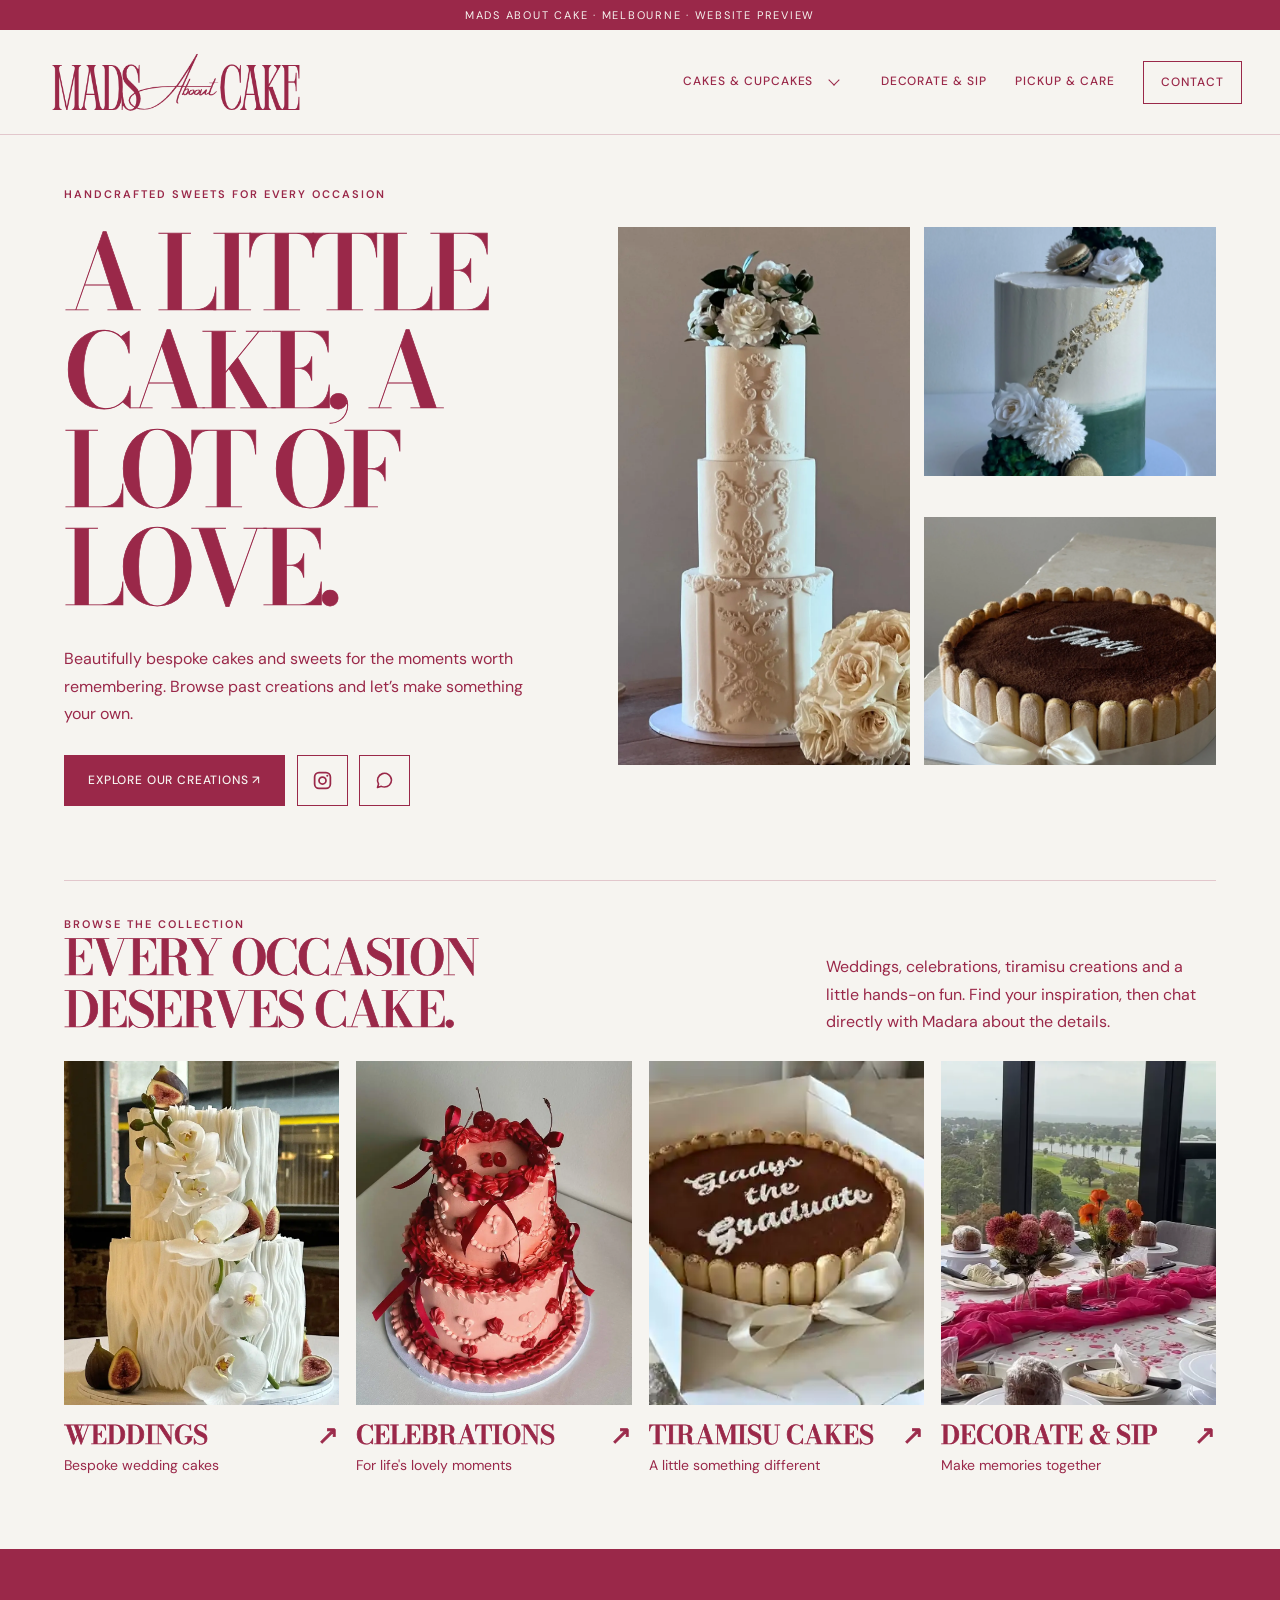
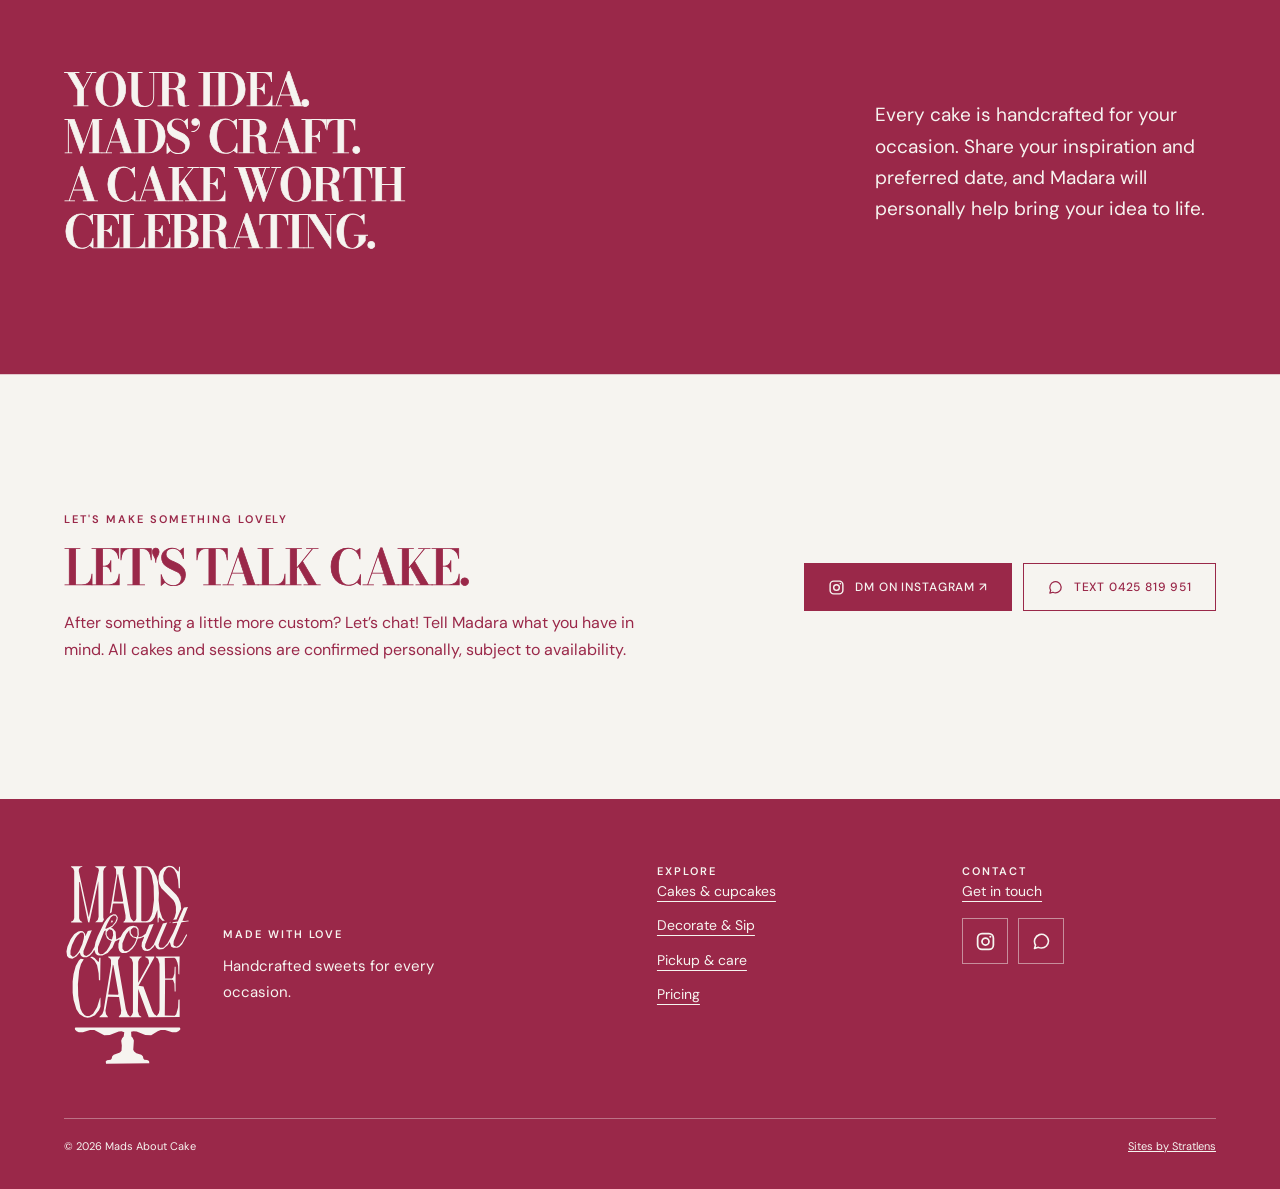
<file: index.html>
<!doctype html><html lang="en-AU"><head><meta charset="utf-8"><meta name="viewport" content="width=device-width,initial-scale=1"><meta name="robots" content="noindex,nofollow"><meta name="theme-color" content="#9A2849"><title>Bespoke cakes & celebrations | Mads About Cake</title><meta name="description" content="Refined, playful custom cakes, tiramisu creations and Decorate & Sip experiences in Melbourne. Enquire with Mads on Instagram."><link rel="icon" type="image/png" href="/assets/brand/monogram-owner-transparent.png?v=20261105-brand1"><link rel="stylesheet" href="/assets/brand-site.css?v=20261109-typepolish1"><script src="/assets/brand-site.js?v=20261105-finalpolish1" defer></script></head><body><a class="skip-link" href="#main">Skip to content</a><div class="brand-topline">Mads About Cake · Melbourne · Website preview</div><header class="site-header"><div class="header-inner"><button type="button" class="mobile-nav-toggle" data-mobile-nav-toggle aria-label="Open navigation menu" aria-controls="mobile-site-menu" aria-expanded="false"><span class="mobile-nav-toggle__bars" aria-hidden="true"></span></button><a class="brand-link" href="/" aria-label="Mads About Cake home"><img src="/assets/brand/wordmark-owner-transparent.png?v=20261105-brand1" alt="Mads About Cake" width="250" height="62"></a><nav class="brand-links" aria-label="Main navigation"><div class="nav-cakes" data-cake-menu><a class="nav-cakes__main" href="/cakes/">Cakes &amp; cupcakes</a><button class="nav-cakes__toggle" type="button" aria-label="Show cake and cupcake categories" aria-controls="cakes-submenu" aria-expanded="false" data-cake-toggle><span class="nav-cakes__chevron" aria-hidden="true"></span></button><div class="nav-cakes__submenu" id="cakes-submenu" data-cake-panel hidden><a href="/cakes/">Explore all</a><a href="/weddings/">Weddings</a><a href="/celebrations/">Celebrations</a><a href="/tiramisu-cakes/">Tiramisu</a></div></div><a href="/decorate-and-sip/">Decorate &amp; Sip</a><a href="/cake-care/">Pickup &amp; care</a><a href="/enquire/" class="contact-nav">Contact</a></nav><a class="mobile-header-contact" href="/enquire/" aria-label="Contact Mads About Cake" title="Contact Mads About Cake"><span class="mobile-header-contact__glyph" aria-hidden="true"></span></a></div><nav id="mobile-site-menu" class="mobile-site-menu" data-mobile-nav aria-label="Mobile navigation" hidden><div class="mobile-site-menu__inner"><div class="mobile-site-menu__group"><div class="mobile-site-menu__group-head"><a class="mobile-site-menu__group-link" href="/cakes/">Cakes &amp; cupcakes<span class="mobile-site-menu__all" aria-hidden="true">↗</span></a><button class="mobile-site-menu__group-toggle" type="button" data-mobile-cakes-toggle aria-label="Show cake categories" aria-expanded="false" aria-controls="mobile-cakes-submenu"><span class="mobile-site-menu__chevron" aria-hidden="true"></span></button></div><div id="mobile-cakes-submenu" class="mobile-site-menu__subnav" data-mobile-cakes-panel hidden><a href="/weddings/">Weddings<span aria-hidden="true">↗</span></a><a href="/celebrations/">Celebrations<span aria-hidden="true">↗</span></a><a href="/tiramisu-cakes/">Tiramisu<span aria-hidden="true">↗</span></a></div></div><div class="mobile-site-menu__primary"><a href="/decorate-and-sip/">Decorate &amp; Sip<span aria-hidden="true">↗</span></a><a href="/cake-care/">Pickup &amp; care<span aria-hidden="true">↗</span></a><a href="/enquire/">Contact<span aria-hidden="true">↗</span></a></div></div></nav></header><div class="mobile-menu-backdrop" data-mobile-backdrop hidden></div><main id="main"><section class="hero"><div class="container hero-grid"><div class="hero-copy"><p class="eyebrow">Handcrafted sweets for every occasion</p><h1 class="display">A little cake, a lot of love.</h1><p class="copy">Beautifully bespoke cakes and sweets for the moments worth remembering. Browse past creations and let’s make something your own.</p><div class="hero-actions"><a class="btn" href="/cakes/">Explore our creations ↗</a><nav class="hero-contact-icons" aria-label="Quick contact"><a class="hero-contact-icons__link hero-contact-icons__link--instagram" data-ig-contact href="https://ig.me/m/madsaboutcake" target="_blank" rel="noopener noreferrer" aria-label="Direct message Mads on Instagram" title="DM on Instagram"><span aria-hidden="true"></span></a><a class="hero-contact-icons__link hero-contact-icons__link--message" href="sms:+61425819951" aria-label="Text Mads on 0425 819 951" title="Text 0425 819 951"><span aria-hidden="true"></span></a></nav></div></div><div class="hero-art"><div class="hero-large"><img src="/assets/featured-25/DJjIJNxB1ap-M324.webp" alt="Original ornate three-tier ivory wedding cake by Mads" loading="eager"></div><div class="hero-small"><img src="/assets/featured-25/DA-B4huhKQ4-M103.webp" alt="Original green botanical birthday cake by Mads" loading="eager"></div><div class="hero-small"><img src="/assets/gallery-final-covers/DcqRbBLIFnH-photo-3.webp" alt="Original tiramisu letter cake by Mads" loading="lazy"></div></div></div></section>
<section class="section"><div class="container"><div class="editorial-rule"></div><div class="intro-row"><div><p class="eyebrow">Browse the collection</p><h2 class="section-title">Every occasion<br>deserves cake.</h2></div><p class="copy">Weddings, celebrations, tiramisu creations and a little hands-on fun. Find your inspiration, then chat directly with Madara about the details.</p></div><div class="category-grid"><a class="category-card" href="/weddings/"><div class="category-card__image"><img src="/assets/gallery-30/DYJ42NMkqlU-M618.webp" alt="Mads’ textured wedding cake with white orchids and fresh figs" loading="lazy"></div><div class="category-card__name">Weddings<span aria-hidden="true">↗</span></div><p class="category-card__note">Bespoke wedding cakes</p></a><a class="category-card" href="/celebrations/"><div class="category-card__image"><img src="/assets/gallery-30/DCv93Blhb1I-M182.webp" alt="Mads’ pink and crimson cherry-topped vintage two-tier birthday cake" loading="lazy"></div><div class="category-card__name">Celebrations<span aria-hidden="true">↗</span></div><p class="category-card__note">For life's lovely moments</p></a><a class="category-card" href="/tiramisu-cakes/"><div class="category-card__image"><img src="/assets/gallery-final-covers/DeoN1h7PHzB-owner.webp" alt="Mads’ personalised Gladys the Graduate tiramisu with ladyfinger sides and satin ribbon" loading="lazy"></div><div class="category-card__name">Tiramisu cakes<span aria-hidden="true">↗</span></div><p class="category-card__note">A little something different</p></a><a class="category-card" href="/decorate-and-sip/"><div class="category-card__image"><img src="/assets/workshops/DSR06gjEgJK-no-visible-faces.webp" alt="Mads' real cake-decorating group session with florals" loading="lazy"></div><div class="category-card__name">Decorate & Sip<span aria-hidden="true">↗</span></div><p class="category-card__note">Make memories together</p></a></div></div></section>
<section class="section statement"><div class="container statement-grid"><h2 class="section-title statement-title"><span class="statement-line">Your idea.</span> <span class="statement-line">Mads’ craft.</span> <span class="statement-line">A cake worth</span> <span class="statement-line">celebrating.</span></h2><div><p>Every cake is handcrafted for your occasion. Share your inspiration and preferred date, and Madara will personally help bring your idea to life.</p></div></div></section>
<section class="contact-strip"><div class="container contact-strip__inner"><div><p class="eyebrow">Let's make something lovely</p><h2 class="section-title">Let's talk cake.</h2><p>After something a little more custom? Let’s chat! Tell Madara what you have in mind. All cakes and sessions are confirmed personally, subject to availability.</p></div><div><div class="btns"><a class="btn" data-ig-contact href="https://ig.me/m/madsaboutcake" target="_blank" rel="noopener noreferrer">DM on Instagram ↗</a><a class="btn btn-outline" data-mobile-link href="sms:+61425819951">Text 0425 819 951</a></div><p class="mobile-pending" data-mobile-pending></p></div></div></section></main><footer class="brand-footer"><div class="container"><div class="footer-cols"><div class="footer-brand"><a href="/" class="footer-brand__mark" aria-label="Mads About Cake home"><img src="/assets/brand/stacked-owner-cream.svg" width="124" height="197" alt="Mads About Cake stacked cake-stand logo" loading="lazy"></a><div class="footer-brand__copy"><p class="eyebrow" style="color:var(--cream)">Made with love</p><p class="footer-tagline">Handcrafted sweets for every occasion.</p></div></div><div><p class="eyebrow" style="color:var(--cream)">Explore</p><nav aria-label="Footer explore"><a href="/cakes/">Cakes &amp; cupcakes</a><a href="/decorate-and-sip/">Decorate &amp; Sip</a><a href="/cake-care/">Pickup &amp; care</a><a href="/pricing/">Pricing</a></nav></div><div><p class="eyebrow" style="color:var(--cream)">Contact</p><nav aria-label="Footer contact"><a href="/enquire/">Get in touch</a></nav><div class="footer-contact-icons" aria-label="Quick contact options"><a class="footer-contact-icons__link" href="https://ig.me/m/madsaboutcake" target="_blank" rel="noopener noreferrer" aria-label="DM on Instagram" title="DM on Instagram"><span class="footer-contact-icons__glyph footer-contact-icons__glyph--instagram" aria-hidden="true"></span></a><a class="footer-contact-icons__link" href="sms:+61425819951" aria-label="Text 0425 819 951" title="Text 0425 819 951"><span class="footer-contact-icons__glyph footer-contact-icons__glyph--message" aria-hidden="true"></span></a></div></div></div><div class="footer-bottom"><span>© 2026 Mads About Cake</span><a href="https://www.stratlens.com/websites/" target="_blank" rel="noopener noreferrer">Sites by Stratlens</a></div></div></footer></body></html>
</file>
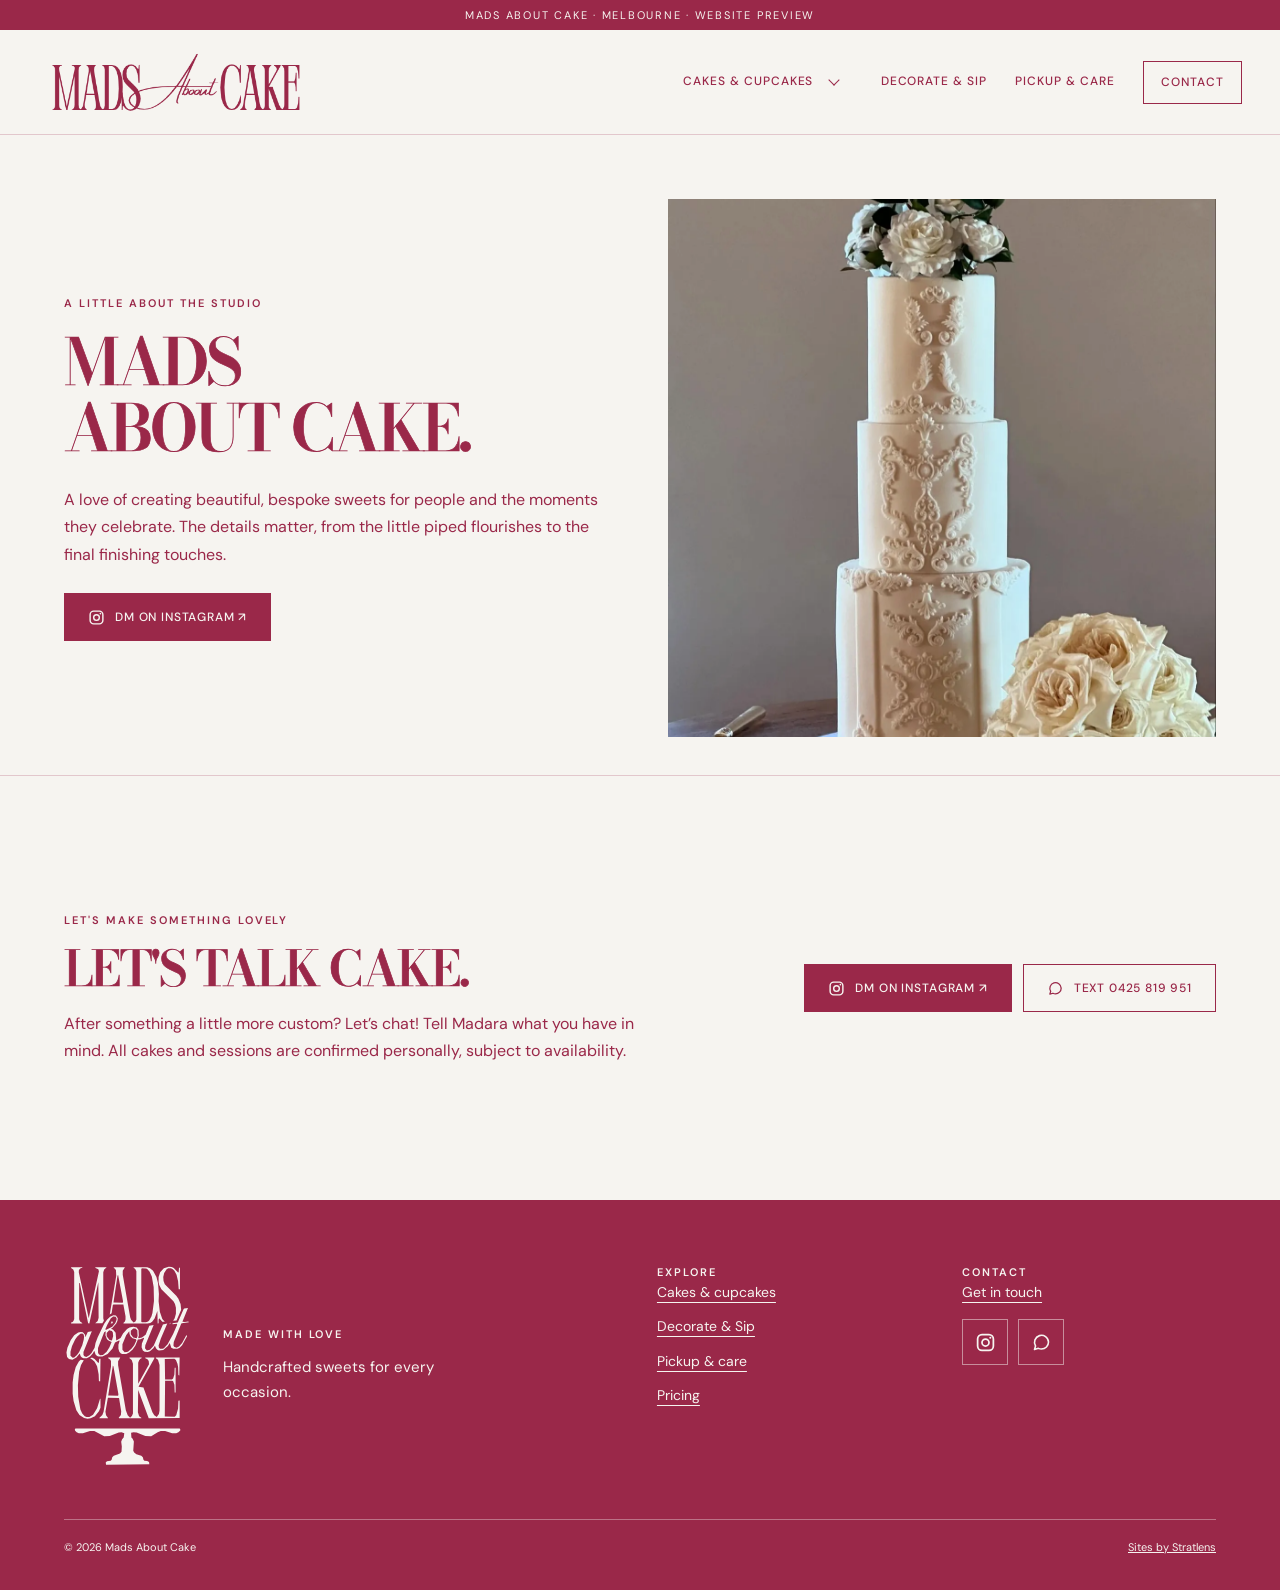
<file: about/index.html>
<!doctype html><html lang="en-AU"><head><meta charset="utf-8"><meta name="viewport" content="width=device-width,initial-scale=1"><meta name="robots" content="noindex,nofollow"><meta name="theme-color" content="#9A2849"><title>About | Mads About Cake</title><meta name="description" content="Meet Mads About Cake — bespoke cakes and sweets crafted for your special moments."><link rel="icon" type="image/png" href="/assets/brand/monogram-owner-transparent.png?v=20261105-brand1"><link rel="stylesheet" href="/assets/brand-site.css?v=20261109-typepolish1"><script src="/assets/brand-site.js?v=20261105-finalpolish1" defer></script></head><body><a class="skip-link" href="#main">Skip to content</a><div class="brand-topline">Mads About Cake · Melbourne · Website preview</div><header class="site-header"><div class="header-inner"><button type="button" class="mobile-nav-toggle" data-mobile-nav-toggle aria-label="Open navigation menu" aria-controls="mobile-site-menu" aria-expanded="false"><span class="mobile-nav-toggle__bars" aria-hidden="true"></span></button><a class="brand-link" href="/" aria-label="Mads About Cake home"><img src="/assets/brand/wordmark-owner-transparent.png?v=20261105-brand1" alt="Mads About Cake" width="250" height="62"></a><nav class="brand-links" aria-label="Main navigation"><div class="nav-cakes" data-cake-menu><a class="nav-cakes__main" href="/cakes/">Cakes &amp; cupcakes</a><button class="nav-cakes__toggle" type="button" aria-label="Show cake and cupcake categories" aria-controls="cakes-submenu" aria-expanded="false" data-cake-toggle><span class="nav-cakes__chevron" aria-hidden="true"></span></button><div class="nav-cakes__submenu" id="cakes-submenu" data-cake-panel hidden><a href="/cakes/">Explore all</a><a href="/weddings/">Weddings</a><a href="/celebrations/">Celebrations</a><a href="/tiramisu-cakes/">Tiramisu</a></div></div><a href="/decorate-and-sip/">Decorate &amp; Sip</a><a href="/cake-care/">Pickup &amp; care</a><a href="/enquire/" class="contact-nav">Contact</a></nav><a class="mobile-header-contact" href="/enquire/" aria-label="Contact Mads About Cake" title="Contact Mads About Cake"><span class="mobile-header-contact__glyph" aria-hidden="true"></span></a></div><nav id="mobile-site-menu" class="mobile-site-menu" data-mobile-nav aria-label="Mobile navigation" hidden><div class="mobile-site-menu__inner"><div class="mobile-site-menu__group"><div class="mobile-site-menu__group-head"><a class="mobile-site-menu__group-link" href="/cakes/">Cakes &amp; cupcakes<span class="mobile-site-menu__all" aria-hidden="true">↗</span></a><button class="mobile-site-menu__group-toggle" type="button" data-mobile-cakes-toggle aria-label="Show cake categories" aria-expanded="false" aria-controls="mobile-cakes-submenu"><span class="mobile-site-menu__chevron" aria-hidden="true"></span></button></div><div id="mobile-cakes-submenu" class="mobile-site-menu__subnav" data-mobile-cakes-panel hidden><a href="/weddings/">Weddings<span aria-hidden="true">↗</span></a><a href="/celebrations/">Celebrations<span aria-hidden="true">↗</span></a><a href="/tiramisu-cakes/">Tiramisu<span aria-hidden="true">↗</span></a></div></div><div class="mobile-site-menu__primary"><a href="/decorate-and-sip/">Decorate &amp; Sip<span aria-hidden="true">↗</span></a><a href="/cake-care/">Pickup &amp; care<span aria-hidden="true">↗</span></a><a href="/enquire/">Contact<span aria-hidden="true">↗</span></a></div></div></nav></header><div class="mobile-menu-backdrop" data-mobile-backdrop hidden></div><main id="main"><section class="page-hero container page-hero--split"><div><p class="eyebrow">A little about the studio</p><h1 class="display display--small">Mads<br>About Cake.</h1><p class="copy">A love of creating beautiful, bespoke sweets for people and the moments they celebrate. The details matter, from the little piped flourishes to the final finishing touches.</p><a class="btn" data-ig-contact href="https://ig.me/m/madsaboutcake">DM on Instagram ↗</a></div><div class="page-hero__image"><img src="/assets/featured-25/DJjIJNxB1ap-M324.webp" alt="Hand-decorated wedding cake by Mads About Cake"></div></section><section class="contact-strip"><div class="container contact-strip__inner"><div><p class="eyebrow">Let's make something lovely</p><h2 class="section-title">Let's talk cake.</h2><p>After something a little more custom? Let’s chat! Tell Madara what you have in mind. All cakes and sessions are confirmed personally, subject to availability.</p></div><div><div class="btns"><a class="btn" data-ig-contact href="https://ig.me/m/madsaboutcake" target="_blank" rel="noopener noreferrer">DM on Instagram ↗</a><a class="btn btn-outline" data-mobile-link href="sms:+61425819951">Text 0425 819 951</a></div><p class="mobile-pending" data-mobile-pending></p></div></div></section></main><footer class="brand-footer"><div class="container"><div class="footer-cols"><div class="footer-brand"><a href="/" class="footer-brand__mark" aria-label="Mads About Cake home"><img src="/assets/brand/stacked-owner-cream.svg" width="124" height="197" alt="Mads About Cake stacked cake-stand logo" loading="lazy"></a><div class="footer-brand__copy"><p class="eyebrow" style="color:var(--cream)">Made with love</p><p class="footer-tagline">Handcrafted sweets for every occasion.</p></div></div><div><p class="eyebrow" style="color:var(--cream)">Explore</p><nav aria-label="Footer explore"><a href="/cakes/">Cakes &amp; cupcakes</a><a href="/decorate-and-sip/">Decorate &amp; Sip</a><a href="/cake-care/">Pickup &amp; care</a><a href="/pricing/">Pricing</a></nav></div><div><p class="eyebrow" style="color:var(--cream)">Contact</p><nav aria-label="Footer contact"><a href="/enquire/">Get in touch</a></nav><div class="footer-contact-icons" aria-label="Quick contact options"><a class="footer-contact-icons__link" href="https://ig.me/m/madsaboutcake" target="_blank" rel="noopener noreferrer" aria-label="DM on Instagram" title="DM on Instagram"><span class="footer-contact-icons__glyph footer-contact-icons__glyph--instagram" aria-hidden="true"></span></a><a class="footer-contact-icons__link" href="sms:+61425819951" aria-label="Text 0425 819 951" title="Text 0425 819 951"><span class="footer-contact-icons__glyph footer-contact-icons__glyph--message" aria-hidden="true"></span></a></div></div></div><div class="footer-bottom"><span>© 2026 Mads About Cake</span><a href="https://www.stratlens.com/websites/" target="_blank" rel="noopener noreferrer">Sites by Stratlens</a></div></div></footer></body></html>
</file>
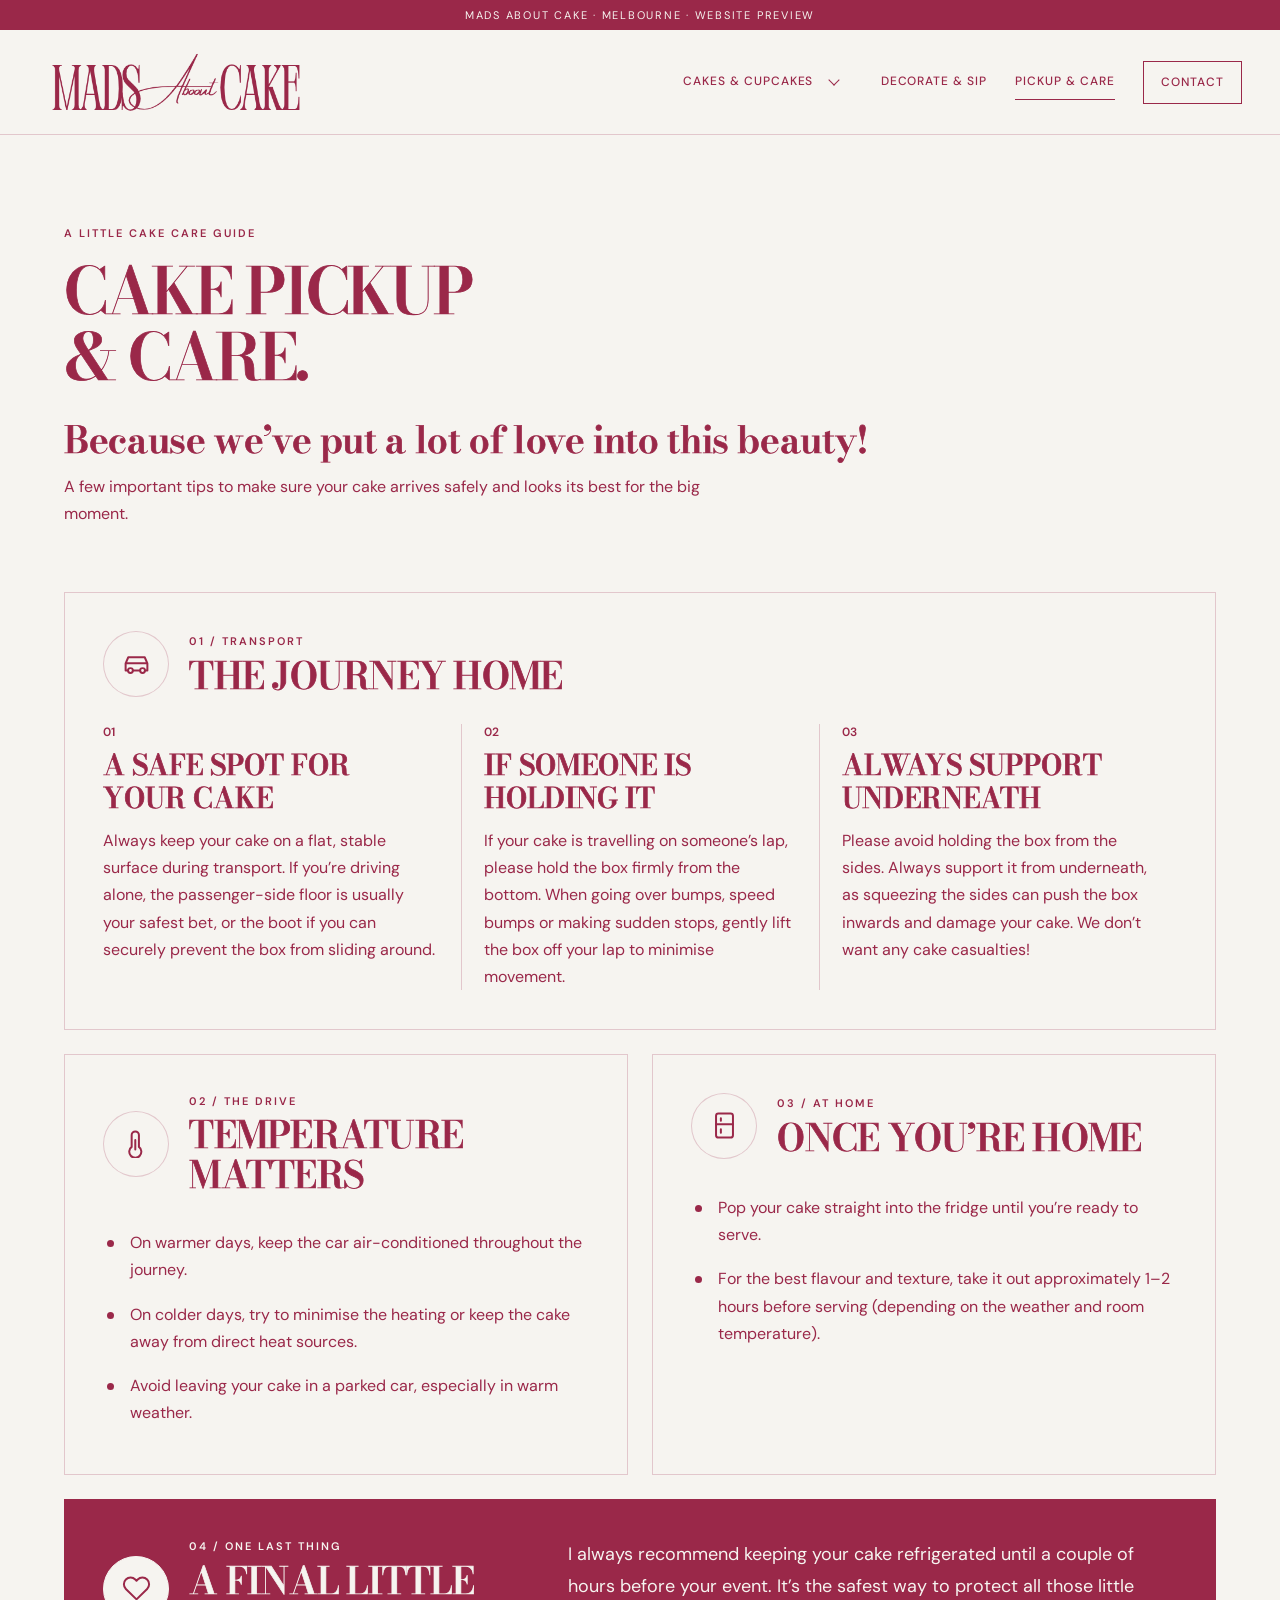
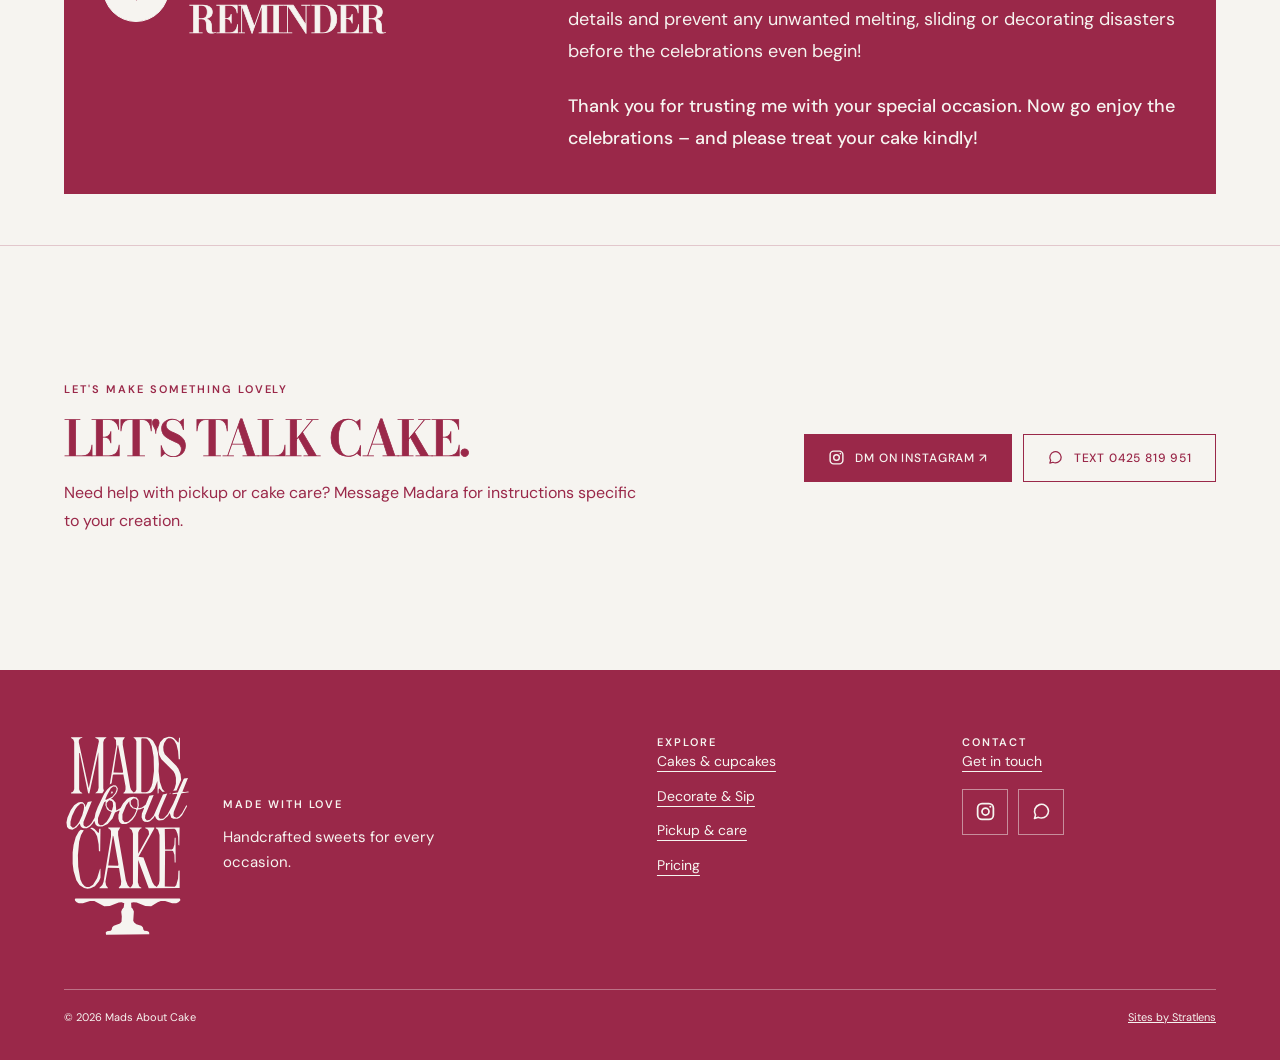
<file: cake-care/index.html>
<!doctype html><html lang="en-AU"><head><meta charset="utf-8"><meta name="viewport" content="width=device-width,initial-scale=1"><meta name="robots" content="noindex,nofollow"><meta name="theme-color" content="#9A2849"><title>Care guide | Mads About Cake</title><meta name="description" content="A little cake care guide from Mads About Cake. Safe transport and pickup instructions for your bespoke cake."><link rel="icon" type="image/png" href="/assets/brand/monogram-owner-transparent.png?v=20261105-brand1"><link rel="stylesheet" href="/assets/brand-site.css?v=20261109-typepolish1"><script src="/assets/brand-site.js?v=20261105-finalpolish1" defer></script></head><body><a class="skip-link" href="#main">Skip to content</a><div class="brand-topline">Mads About Cake · Melbourne · Website preview</div><header class="site-header"><div class="header-inner"><button type="button" class="mobile-nav-toggle" data-mobile-nav-toggle aria-label="Open navigation menu" aria-controls="mobile-site-menu" aria-expanded="false"><span class="mobile-nav-toggle__bars" aria-hidden="true"></span></button><a class="brand-link" href="/" aria-label="Mads About Cake home"><img src="/assets/brand/wordmark-owner-transparent.png?v=20261105-brand1" alt="Mads About Cake" width="250" height="62"></a><nav class="brand-links" aria-label="Main navigation"><div class="nav-cakes" data-cake-menu><a class="nav-cakes__main" href="/cakes/">Cakes &amp; cupcakes</a><button class="nav-cakes__toggle" type="button" aria-label="Show cake and cupcake categories" aria-controls="cakes-submenu" aria-expanded="false" data-cake-toggle><span class="nav-cakes__chevron" aria-hidden="true"></span></button><div class="nav-cakes__submenu" id="cakes-submenu" data-cake-panel hidden><a href="/cakes/">Explore all</a><a href="/weddings/">Weddings</a><a href="/celebrations/">Celebrations</a><a href="/tiramisu-cakes/">Tiramisu</a></div></div><a href="/decorate-and-sip/">Decorate &amp; Sip</a><a href="/cake-care/" aria-current="page">Pickup &amp; care</a><a href="/enquire/" class="contact-nav">Contact</a></nav><a class="mobile-header-contact" href="/enquire/" aria-label="Contact Mads About Cake" title="Contact Mads About Cake"><span class="mobile-header-contact__glyph" aria-hidden="true"></span></a></div><nav id="mobile-site-menu" class="mobile-site-menu" data-mobile-nav aria-label="Mobile navigation" hidden><div class="mobile-site-menu__inner"><div class="mobile-site-menu__group"><div class="mobile-site-menu__group-head"><a class="mobile-site-menu__group-link" href="/cakes/">Cakes &amp; cupcakes<span class="mobile-site-menu__all" aria-hidden="true">↗</span></a><button class="mobile-site-menu__group-toggle" type="button" data-mobile-cakes-toggle aria-label="Show cake categories" aria-expanded="false" aria-controls="mobile-cakes-submenu"><span class="mobile-site-menu__chevron" aria-hidden="true"></span></button></div><div id="mobile-cakes-submenu" class="mobile-site-menu__subnav" data-mobile-cakes-panel hidden><a href="/weddings/">Weddings<span aria-hidden="true">↗</span></a><a href="/celebrations/">Celebrations<span aria-hidden="true">↗</span></a><a href="/tiramisu-cakes/">Tiramisu<span aria-hidden="true">↗</span></a></div></div><div class="mobile-site-menu__primary"><a href="/decorate-and-sip/">Decorate &amp; Sip<span aria-hidden="true">↗</span></a><a href="/cake-care/" aria-current="page">Pickup &amp; care<span aria-hidden="true">↗</span></a><a href="/enquire/">Contact<span aria-hidden="true">↗</span></a></div></div></nav></header><div class="mobile-menu-backdrop" data-mobile-backdrop hidden></div><main id="main">
<section class="care-hero container"><p class="eyebrow">A little cake care guide</p><h1 class="display display--small">Cake pickup<br>&amp; care.</h1><p class="care-hero__lead">Because we’ve put a lot of love into this beauty!</p><p class="copy">A few important tips to make sure your cake arrives safely and looks its best for the big moment.</p></section>
<section class="care-guide container" aria-label="Cake transport and care instructions">
 <article class="care-panel care-panel--journey"><header class="care-panel__head"><span class="care-panel__icon" data-icon="transport" aria-hidden="true"><svg viewBox="0 0 24 24" focusable="false"><path d="M5 17H3v-6l2.2-5h13.6l2.2 5v6h-2M9 17h6M3 11h18"/><circle cx="7" cy="17" r="2"/><circle cx="17" cy="17" r="2"/></svg></span><div><p class="eyebrow">01 / Transport</p><h2 class="section-title">The journey home</h2></div></header>
 <ol class="care-tip-grid">
 <li><strong>A safe spot for your cake</strong><p>Always keep your cake on a flat, stable surface during transport. If you’re driving alone, the passenger-side floor is usually your safest bet, or the boot if you can securely prevent the box from sliding around.</p></li>
 <li><strong>If someone is holding it</strong><p>If your cake is travelling on someone’s lap, please hold the box firmly from the bottom. When going over bumps, speed bumps or making sudden stops, gently lift the box off your lap to minimise movement.</p></li>
 <li><strong>Always support underneath</strong><p>Please avoid holding the box from the sides. Always support it from underneath, as squeezing the sides can push the box inwards and damage your cake. We don’t want any cake casualties!</p></li>
 </ol></article>
 <div class="care-guide__columns">
 <article class="care-panel"><header class="care-panel__head"><span class="care-panel__icon" data-icon="temperature" aria-hidden="true"><svg viewBox="0 0 24 24" focusable="false"><path d="M14 14.8V5a3 3 0 0 0-6 0v9.8a5 5 0 1 0 6 0Z"/><path d="M11 9v8"/></svg></span><div><p class="eyebrow">02 / The drive</p><h2 class="section-title">Temperature matters</h2></div></header>
 <ul class="care-bullets"><li>On warmer days, keep the car air-conditioned throughout the journey.</li><li>On colder days, try to minimise the heating or keep the cake away from direct heat sources.</li><li>Avoid leaving your cake in a parked car, especially in warm weather.</li></ul></article>
 <article class="care-panel"><header class="care-panel__head"><span class="care-panel__icon" data-icon="refrigeration" aria-hidden="true"><svg viewBox="0 0 24 24" focusable="false"><rect x="5" y="2" width="14" height="20" rx="2"/><path d="M5 11h14M9 6v2M9 15v3"/></svg></span><div><p class="eyebrow">03 / At home</p><h2 class="section-title">Once you’re home</h2></div></header>
 <ul class="care-bullets"><li>Pop your cake straight into the fridge until you’re ready to serve.</li><li>For the best flavour and texture, take it out approximately 1–2 hours before serving (depending on the weather and room temperature).</li></ul></article>
 </div>
 <article class="care-panel care-panel--reminder"><div class="care-panel__head"><span class="care-panel__icon" data-icon="heart" aria-hidden="true"><svg viewBox="0 0 24 24" focusable="false"><path d="M20.8 4.6a5.5 5.5 0 0 0-7.8 0l-1 1-1-1a5.5 5.5 0 0 0-7.8 7.8L12 21l8.8-8.6a5.5 5.5 0 0 0 0-7.8Z"/></svg></span><div><p class="eyebrow">04 / One last thing</p><h2 class="section-title">A final little reminder</h2></div></div>
 <div class="care-panel__closing"><p>I always recommend keeping your cake refrigerated until a couple of hours before your event. It’s the safest way to protect all those little details and prevent any unwanted melting, sliding or decorating disasters before the celebrations even begin!</p><p>Thank you for trusting me with your special occasion. Now go enjoy the celebrations – and please treat your cake kindly!</p></div></article>
</section>
<section class="contact-strip"><div class="container contact-strip__inner"><div><p class="eyebrow">Let's make something lovely</p><h2 class="section-title">Let's talk cake.</h2><p>Need help with pickup or cake care? Message Madara for instructions specific to your creation.</p></div><div class="contact-strip__actions"><div class="btns"><a class="btn" data-ig-contact href="https://ig.me/m/madsaboutcake" target="_blank" rel="noopener noreferrer">DM on Instagram ↗</a><a class="btn btn-outline" data-mobile-link href="sms:+61425819951">Text 0425 819 951</a></div></div></div></section>
</main><footer class="brand-footer"><div class="container"><div class="footer-cols"><div class="footer-brand"><a href="/" class="footer-brand__mark" aria-label="Mads About Cake home"><img src="/assets/brand/stacked-owner-cream.svg" width="124" height="197" alt="Mads About Cake stacked cake-stand logo" loading="lazy"></a><div class="footer-brand__copy"><p class="eyebrow" style="color:var(--cream)">Made with love</p><p class="footer-tagline">Handcrafted sweets for every occasion.</p></div></div><div><p class="eyebrow" style="color:var(--cream)">Explore</p><nav aria-label="Footer explore"><a href="/cakes/">Cakes &amp; cupcakes</a><a href="/decorate-and-sip/">Decorate &amp; Sip</a><a href="/cake-care/">Pickup &amp; care</a><a href="/pricing/">Pricing</a></nav></div><div><p class="eyebrow" style="color:var(--cream)">Contact</p><nav aria-label="Footer contact"><a href="/enquire/">Get in touch</a></nav><div class="footer-contact-icons" aria-label="Quick contact options"><a class="footer-contact-icons__link" href="https://ig.me/m/madsaboutcake" target="_blank" rel="noopener noreferrer" aria-label="DM on Instagram" title="DM on Instagram"><span class="footer-contact-icons__glyph footer-contact-icons__glyph--instagram" aria-hidden="true"></span></a><a class="footer-contact-icons__link" href="sms:+61425819951" aria-label="Text 0425 819 951" title="Text 0425 819 951"><span class="footer-contact-icons__glyph footer-contact-icons__glyph--message" aria-hidden="true"></span></a></div></div></div><div class="footer-bottom"><span>© 2026 Mads About Cake</span><a href="https://www.stratlens.com/websites/" target="_blank" rel="noopener noreferrer">Sites by Stratlens</a></div></div></footer></body></html>
</file>
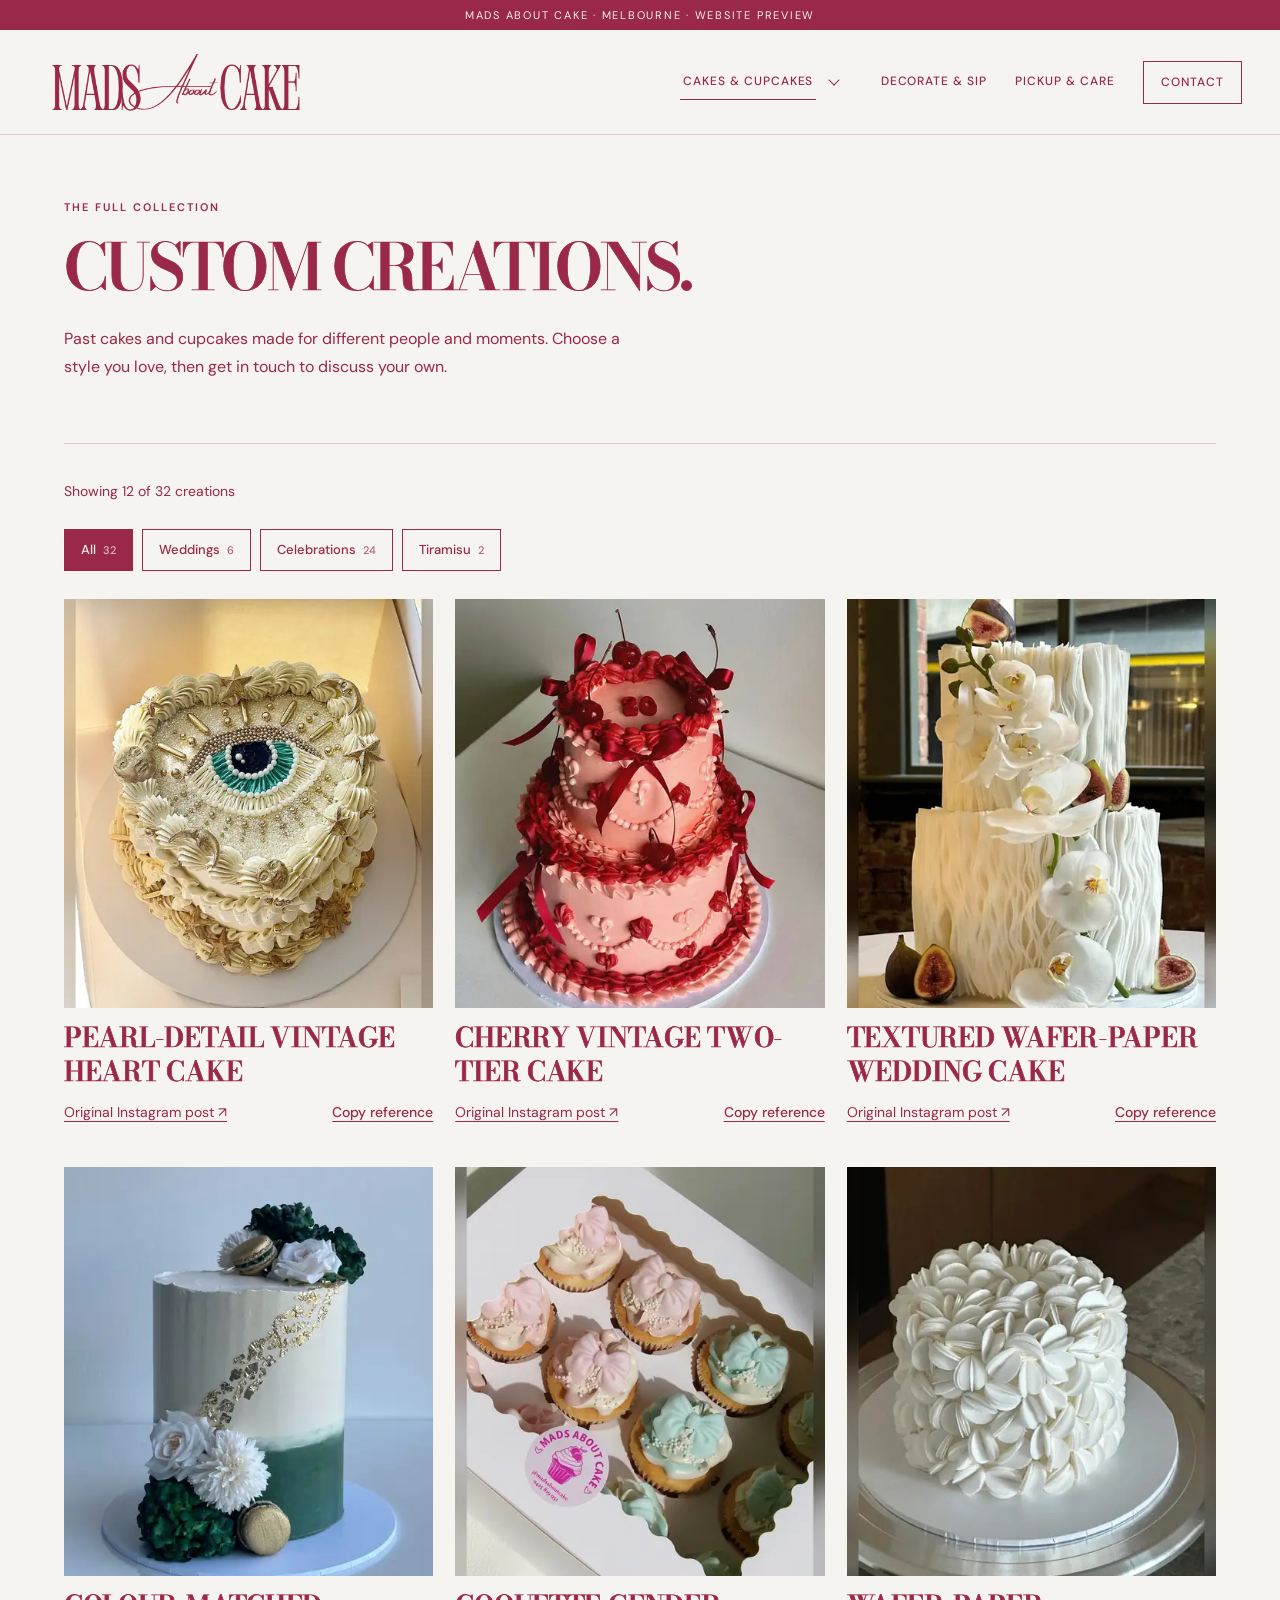
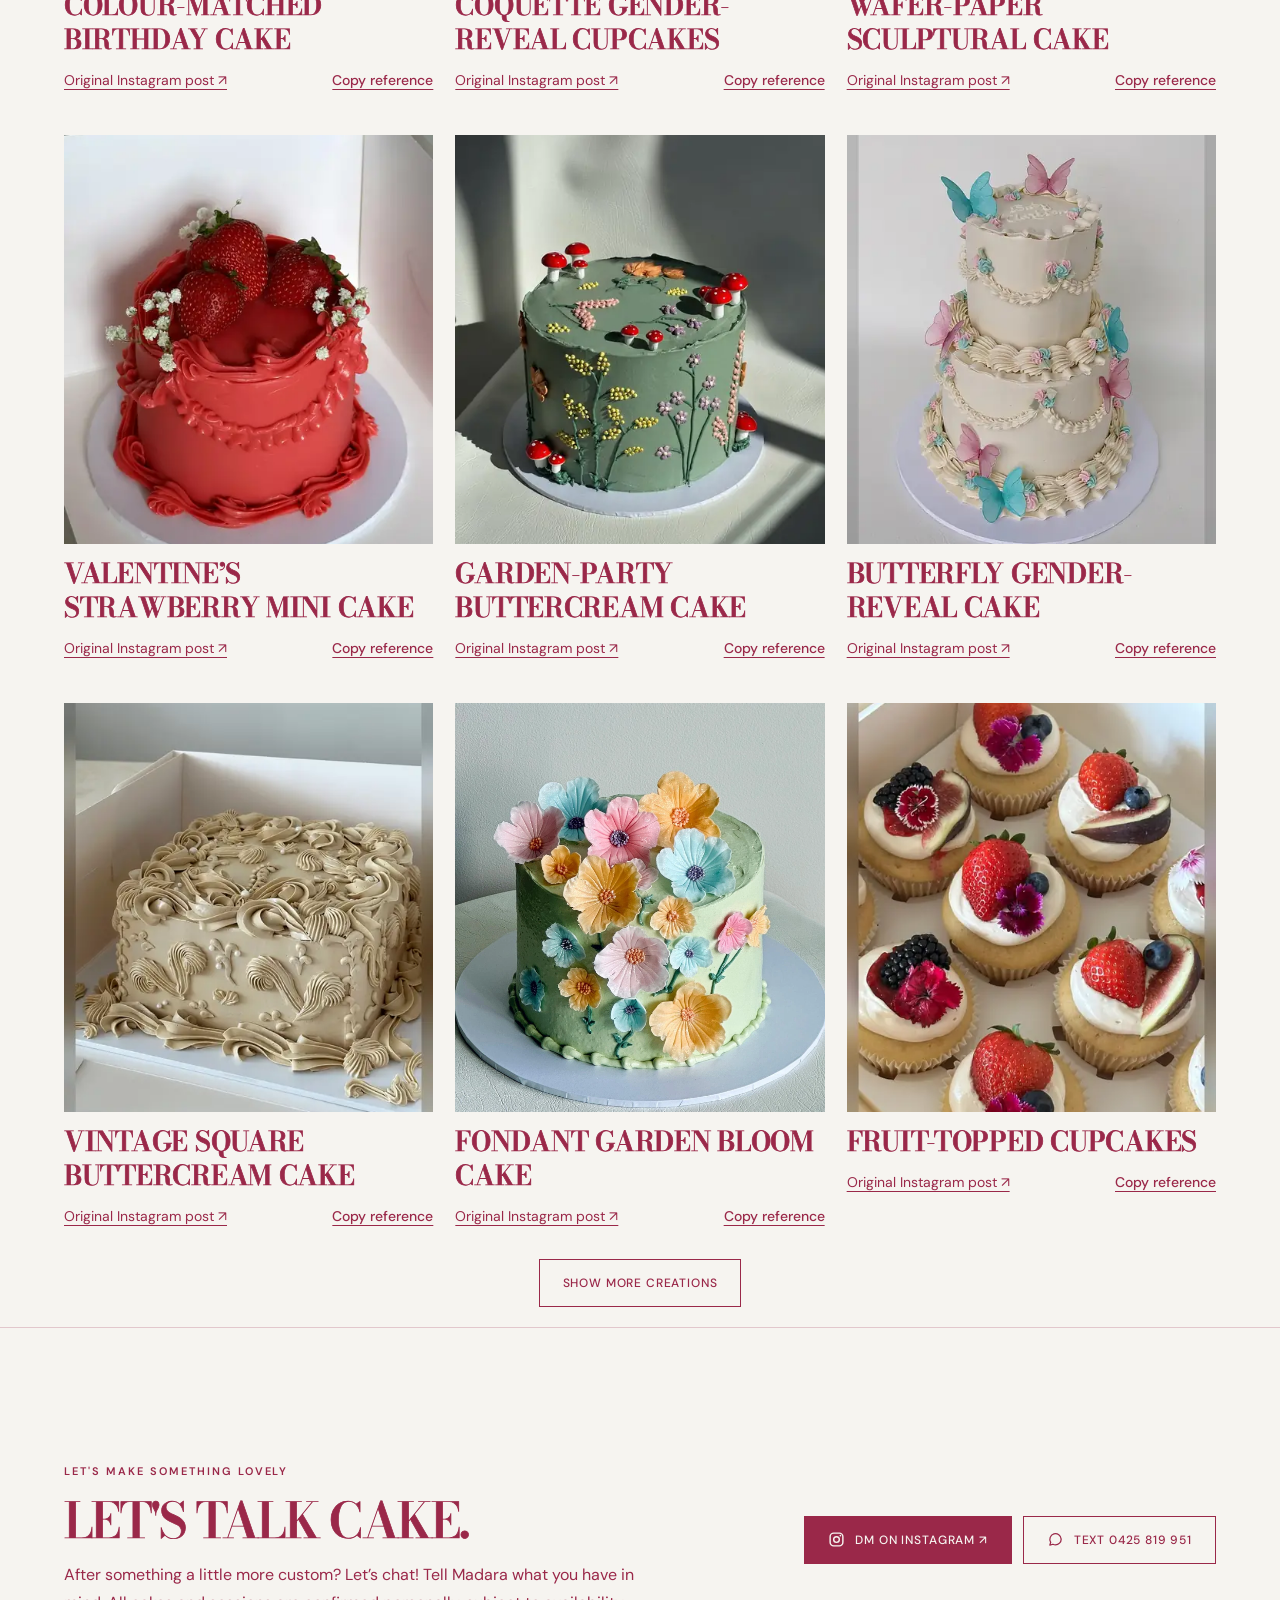
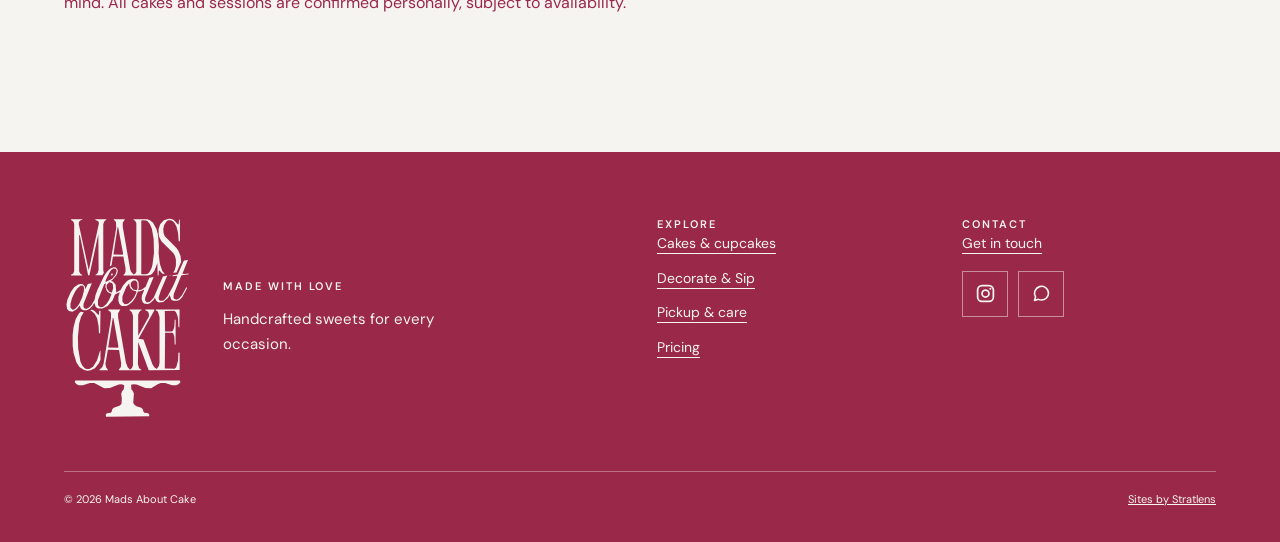
<file: cakes/index.html>
<!doctype html><html lang="en-AU"><head><meta charset="utf-8"><meta name="viewport" content="width=device-width,initial-scale=1"><meta name="robots" content="noindex,nofollow"><meta name="theme-color" content="#9A2849"><title>Custom creations | Mads About Cake</title><meta name="description" content="Browse the full portfolio of cake and cupcake creations by Mads About Cake."><link rel="icon" type="image/png" href="/assets/brand/monogram-owner-transparent.png?v=20261105-brand1"><link rel="stylesheet" href="/assets/brand-site.css?v=20261109-typepolish1"><script src="/assets/brand-site.js?v=20261105-finalpolish1" defer></script></head><body><a class="skip-link" href="#main">Skip to content</a><div class="brand-topline">Mads About Cake · Melbourne · Website preview</div><header class="site-header"><div class="header-inner"><button type="button" class="mobile-nav-toggle" data-mobile-nav-toggle aria-label="Open navigation menu" aria-controls="mobile-site-menu" aria-expanded="false"><span class="mobile-nav-toggle__bars" aria-hidden="true"></span></button><a class="brand-link" href="/" aria-label="Mads About Cake home"><img src="/assets/brand/wordmark-owner-transparent.png?v=20261105-brand1" alt="Mads About Cake" width="250" height="62"></a><nav class="brand-links" aria-label="Main navigation"><div class="nav-cakes" data-cake-menu><a class="nav-cakes__main" href="/cakes/" aria-current="page">Cakes &amp; cupcakes</a><button class="nav-cakes__toggle" type="button" aria-label="Show cake and cupcake categories" aria-controls="cakes-submenu" aria-expanded="false" data-cake-toggle><span class="nav-cakes__chevron" aria-hidden="true"></span></button><div class="nav-cakes__submenu" id="cakes-submenu" data-cake-panel hidden><a href="/cakes/" aria-current="page">Explore all</a><a href="/weddings/">Weddings</a><a href="/celebrations/">Celebrations</a><a href="/tiramisu-cakes/">Tiramisu</a></div></div><a href="/decorate-and-sip/">Decorate &amp; Sip</a><a href="/cake-care/">Pickup &amp; care</a><a href="/enquire/" class="contact-nav">Contact</a></nav><a class="mobile-header-contact" href="/enquire/" aria-label="Contact Mads About Cake" title="Contact Mads About Cake"><span class="mobile-header-contact__glyph" aria-hidden="true"></span></a></div><nav id="mobile-site-menu" class="mobile-site-menu" data-mobile-nav aria-label="Mobile navigation" hidden><div class="mobile-site-menu__inner"><div class="mobile-site-menu__group"><div class="mobile-site-menu__group-head"><a class="mobile-site-menu__group-link" href="/cakes/" aria-current="page">Cakes &amp; cupcakes<span class="mobile-site-menu__all" aria-hidden="true">↗</span></a><button class="mobile-site-menu__group-toggle" type="button" data-mobile-cakes-toggle aria-label="Show cake categories" aria-expanded="false" aria-controls="mobile-cakes-submenu"><span class="mobile-site-menu__chevron" aria-hidden="true"></span></button></div><div id="mobile-cakes-submenu" class="mobile-site-menu__subnav" data-mobile-cakes-panel hidden><a href="/weddings/">Weddings<span aria-hidden="true">↗</span></a><a href="/celebrations/">Celebrations<span aria-hidden="true">↗</span></a><a href="/tiramisu-cakes/">Tiramisu<span aria-hidden="true">↗</span></a></div></div><div class="mobile-site-menu__primary"><a href="/decorate-and-sip/">Decorate &amp; Sip<span aria-hidden="true">↗</span></a><a href="/cake-care/">Pickup &amp; care<span aria-hidden="true">↗</span></a><a href="/enquire/">Contact<span aria-hidden="true">↗</span></a></div></div></nav></header><div class="mobile-menu-backdrop" data-mobile-backdrop hidden></div><main id="main"><section class="page-hero container"><p class="eyebrow">The full collection</p><h1 class="display display--small">Custom creations.</h1><p class="copy">Past cakes and cupcakes made for different people and moments. Choose a style you love, then get in touch to discuss your own.</p></section><section class="container"><div class="editorial-rule"></div><h2 class="gallery-section-heading">Explore custom creations</h2><p class="gallery-count" id="gallery-count" aria-live="polite">Loading creations…</p><div class="gallery-filters" id="gallery-filters" aria-label="Filter creations" hidden></div><div class="gallery" data-gallery="all"></div><div class="gallery-more-wrap"><button class="btn btn-outline" id="gallery-show-more" type="button" hidden>Show more creations</button></div></section><section class="contact-strip"><div class="container contact-strip__inner"><div><p class="eyebrow">Let's make something lovely</p><h2 class="section-title">Let's talk cake.</h2><p>After something a little more custom? Let’s chat! Tell Madara what you have in mind. All cakes and sessions are confirmed personally, subject to availability.</p></div><div><div class="btns"><a class="btn" data-ig-contact href="https://ig.me/m/madsaboutcake" target="_blank" rel="noopener noreferrer">DM on Instagram ↗</a><a class="btn btn-outline" data-mobile-link href="sms:+61425819951">Text 0425 819 951</a></div><p class="mobile-pending" data-mobile-pending></p></div></div></section></main><footer class="brand-footer"><div class="container"><div class="footer-cols"><div class="footer-brand"><a href="/" class="footer-brand__mark" aria-label="Mads About Cake home"><img src="/assets/brand/stacked-owner-cream.svg" width="124" height="197" alt="Mads About Cake stacked cake-stand logo" loading="lazy"></a><div class="footer-brand__copy"><p class="eyebrow" style="color:var(--cream)">Made with love</p><p class="footer-tagline">Handcrafted sweets for every occasion.</p></div></div><div><p class="eyebrow" style="color:var(--cream)">Explore</p><nav aria-label="Footer explore"><a href="/cakes/">Cakes &amp; cupcakes</a><a href="/decorate-and-sip/">Decorate &amp; Sip</a><a href="/cake-care/">Pickup &amp; care</a><a href="/pricing/">Pricing</a></nav></div><div><p class="eyebrow" style="color:var(--cream)">Contact</p><nav aria-label="Footer contact"><a href="/enquire/">Get in touch</a></nav><div class="footer-contact-icons" aria-label="Quick contact options"><a class="footer-contact-icons__link" href="https://ig.me/m/madsaboutcake" target="_blank" rel="noopener noreferrer" aria-label="DM on Instagram" title="DM on Instagram"><span class="footer-contact-icons__glyph footer-contact-icons__glyph--instagram" aria-hidden="true"></span></a><a class="footer-contact-icons__link" href="sms:+61425819951" aria-label="Text 0425 819 951" title="Text 0425 819 951"><span class="footer-contact-icons__glyph footer-contact-icons__glyph--message" aria-hidden="true"></span></a></div></div></div><div class="footer-bottom"><span>© 2026 Mads About Cake</span><a href="https://www.stratlens.com/websites/" target="_blank" rel="noopener noreferrer">Sites by Stratlens</a></div></div></footer></body></html>
</file>
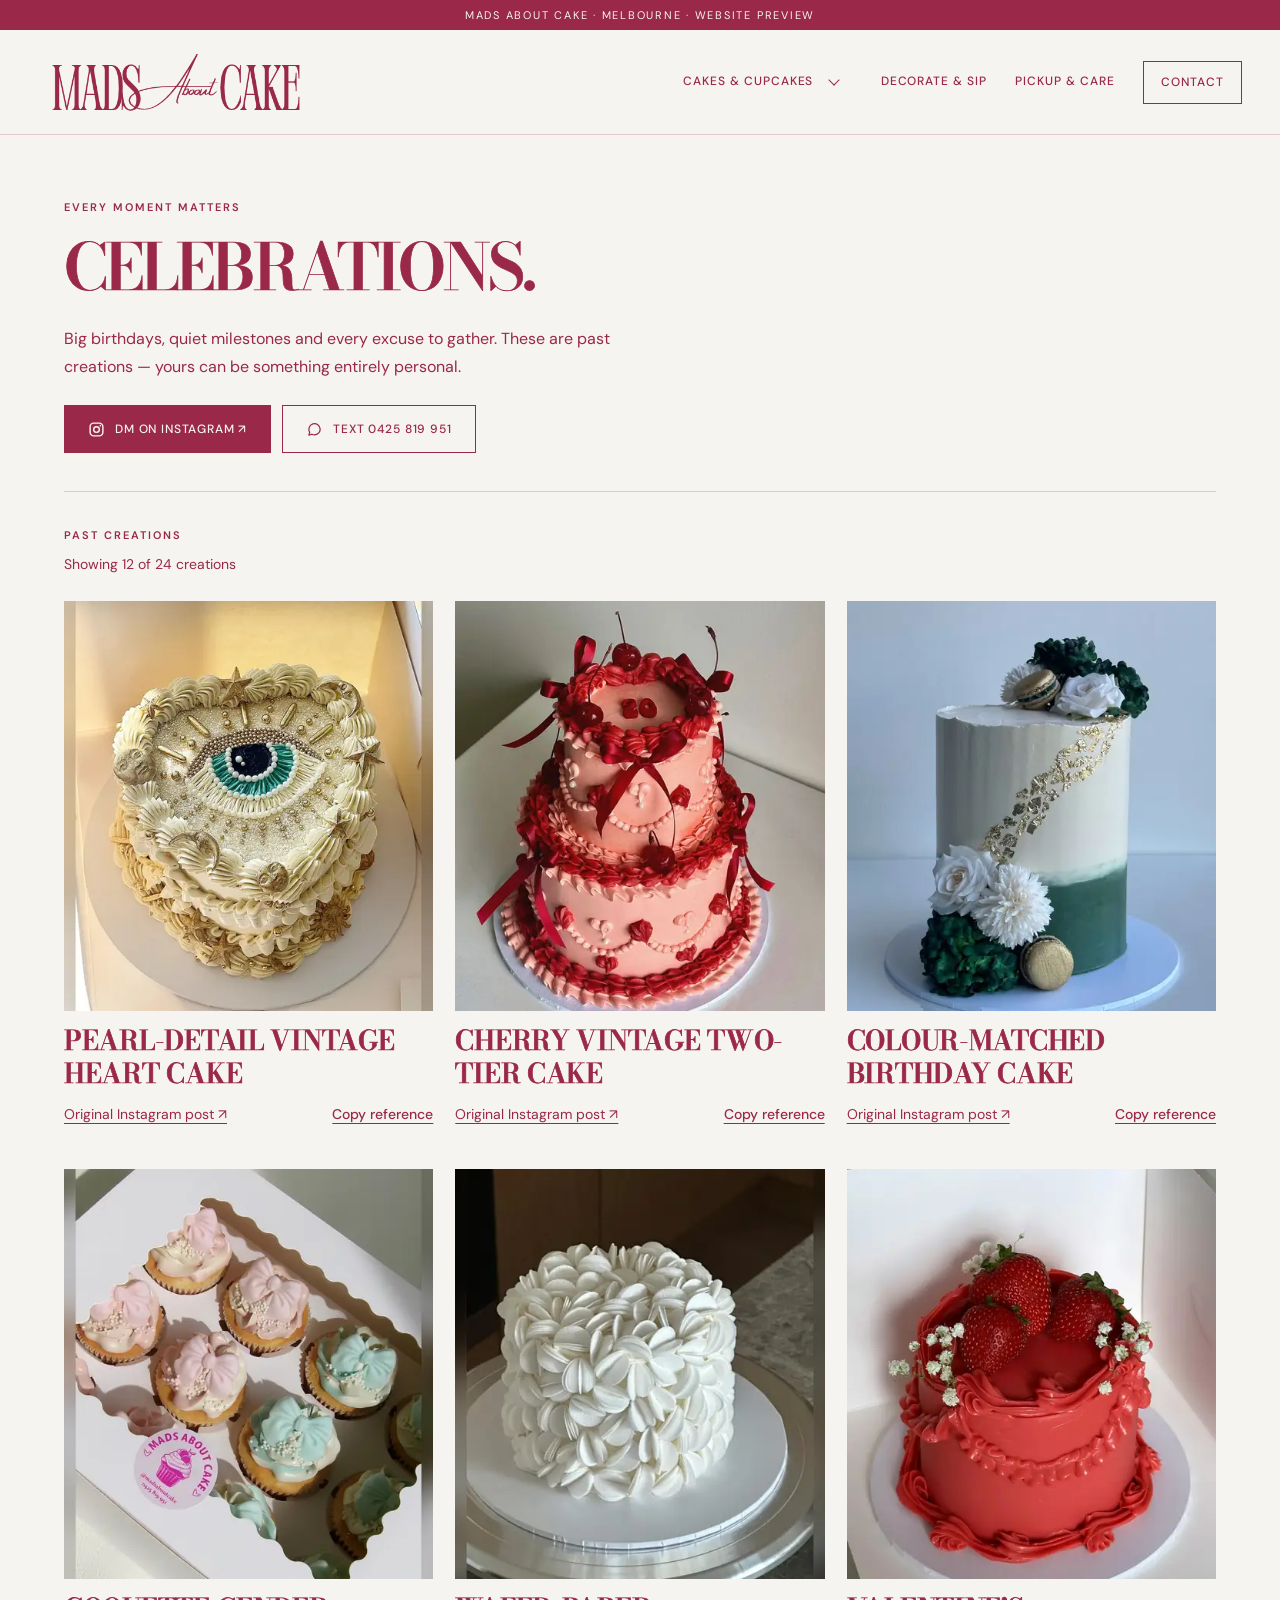
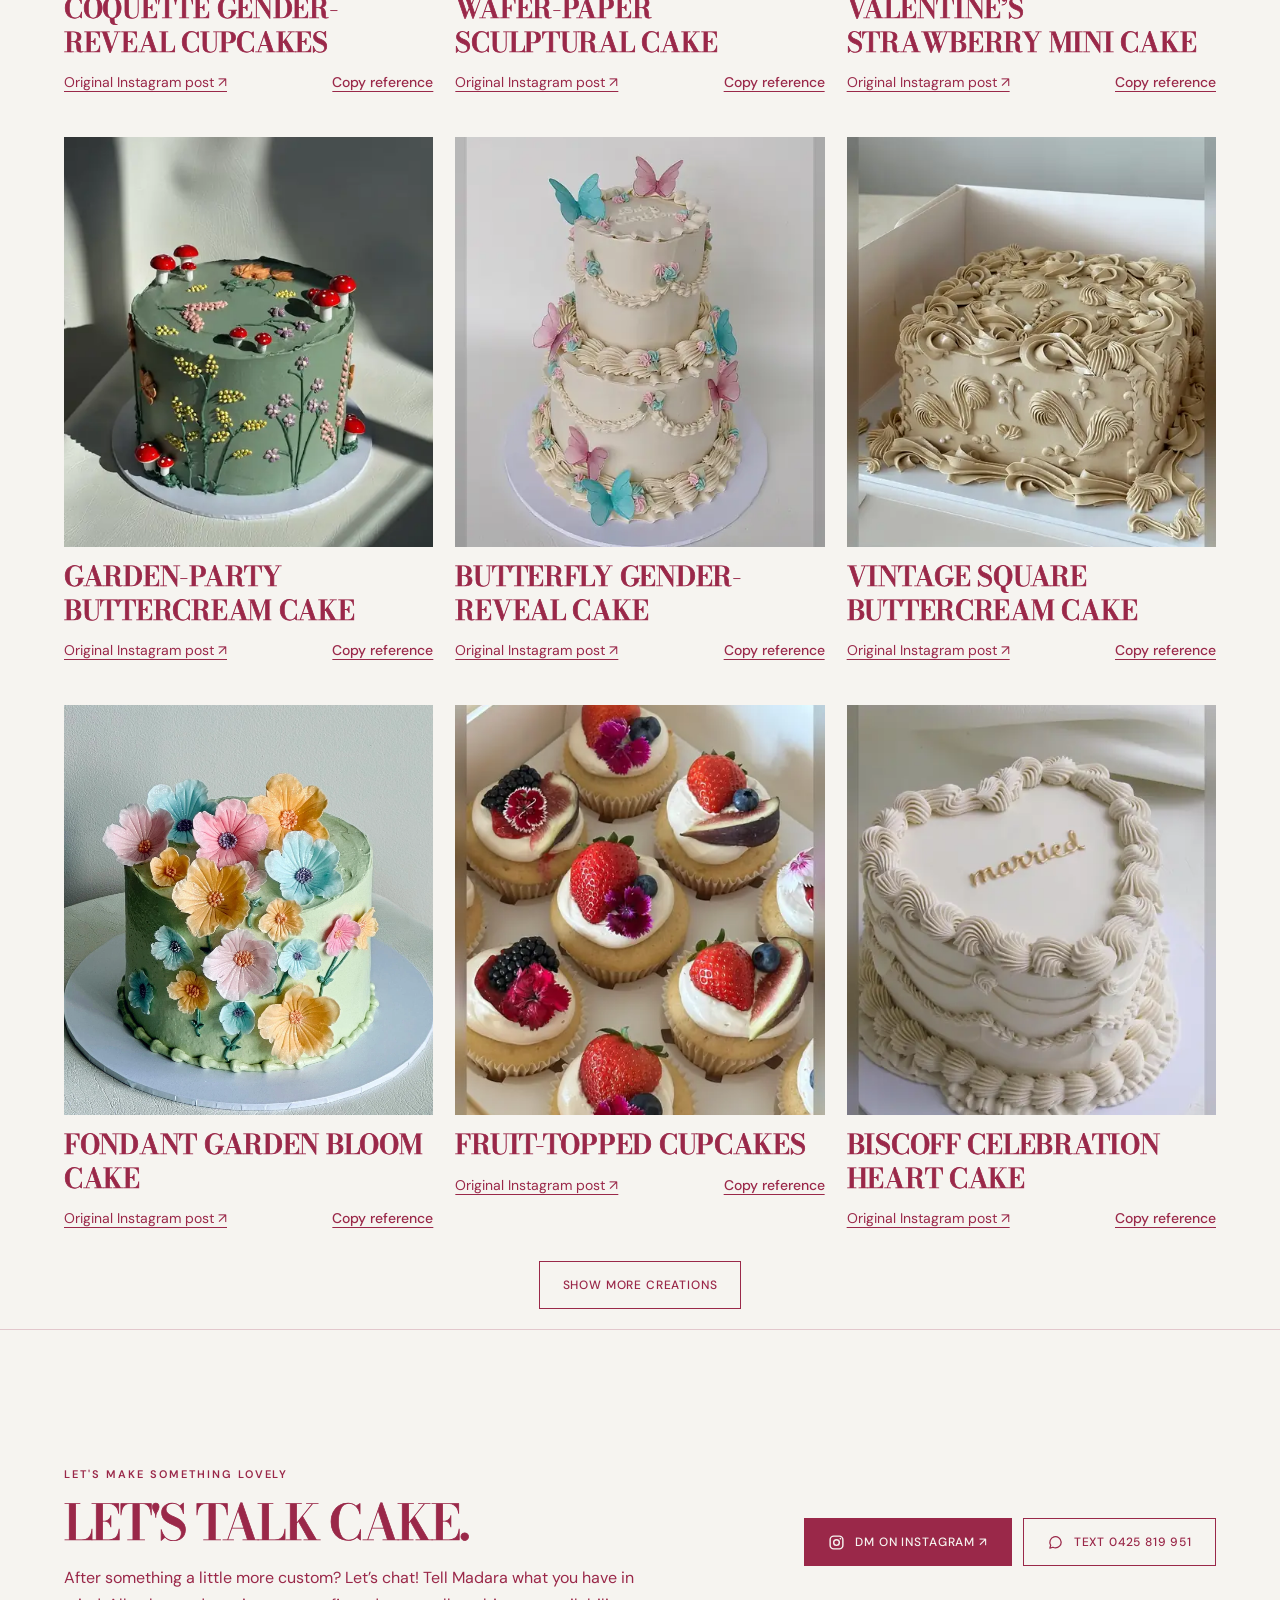
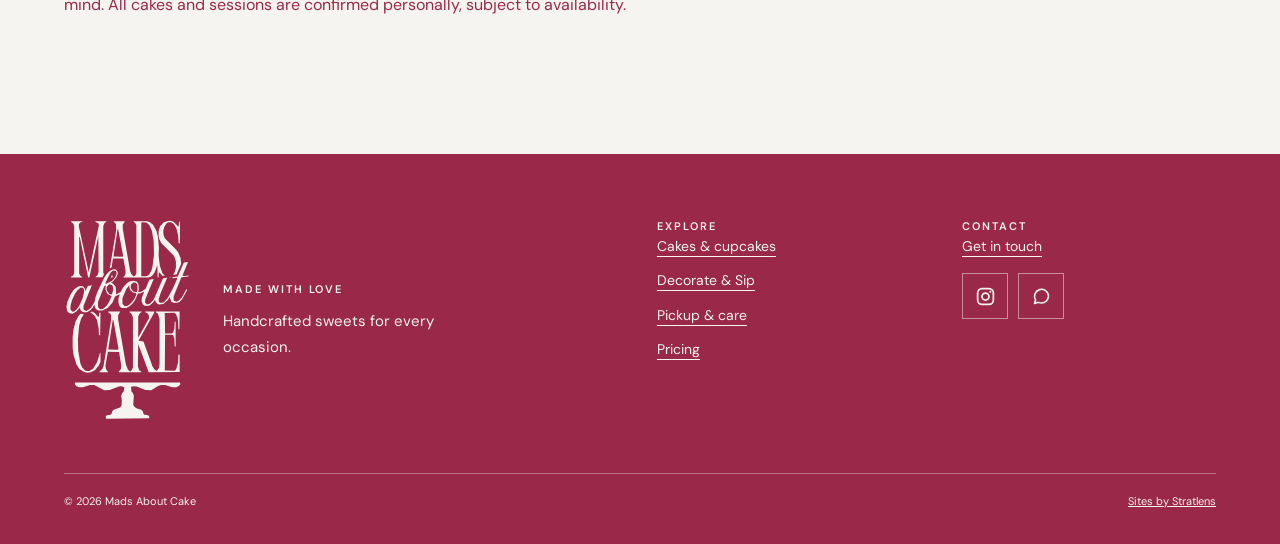
<file: celebrations/index.html>
<!doctype html><html lang="en-AU"><head><meta charset="utf-8"><meta name="viewport" content="width=device-width,initial-scale=1"><meta name="robots" content="noindex,nofollow"><meta name="theme-color" content="#9A2849"><title>Celebration cakes | Mads About Cake</title><meta name="description" content="Browse bespoke celebration cakes and cupcake creations by Mads About Cake, Melbourne. Custom enquiries via Instagram."><link rel="icon" type="image/png" href="/assets/brand/monogram-owner-transparent.png?v=20261105-brand1"><link rel="stylesheet" href="/assets/brand-site.css?v=20261109-typepolish1"><script src="/assets/brand-site.js?v=20261105-finalpolish1" defer></script></head><body><a class="skip-link" href="#main">Skip to content</a><div class="brand-topline">Mads About Cake · Melbourne · Website preview</div><header class="site-header"><div class="header-inner"><button type="button" class="mobile-nav-toggle" data-mobile-nav-toggle aria-label="Open navigation menu" aria-controls="mobile-site-menu" aria-expanded="false"><span class="mobile-nav-toggle__bars" aria-hidden="true"></span></button><a class="brand-link" href="/" aria-label="Mads About Cake home"><img src="/assets/brand/wordmark-owner-transparent.png?v=20261105-brand1" alt="Mads About Cake" width="250" height="62"></a><nav class="brand-links" aria-label="Main navigation"><div class="nav-cakes" data-cake-menu><a class="nav-cakes__main" href="/cakes/">Cakes &amp; cupcakes</a><button class="nav-cakes__toggle" type="button" aria-label="Show cake and cupcake categories" aria-controls="cakes-submenu" aria-expanded="false" data-cake-toggle><span class="nav-cakes__chevron" aria-hidden="true"></span></button><div class="nav-cakes__submenu" id="cakes-submenu" data-cake-panel hidden><a href="/cakes/">Explore all</a><a href="/weddings/">Weddings</a><a href="/celebrations/" aria-current="page">Celebrations</a><a href="/tiramisu-cakes/">Tiramisu</a></div></div><a href="/decorate-and-sip/">Decorate &amp; Sip</a><a href="/cake-care/">Pickup &amp; care</a><a href="/enquire/" class="contact-nav">Contact</a></nav><a class="mobile-header-contact" href="/enquire/" aria-label="Contact Mads About Cake" title="Contact Mads About Cake"><span class="mobile-header-contact__glyph" aria-hidden="true"></span></a></div><nav id="mobile-site-menu" class="mobile-site-menu" data-mobile-nav aria-label="Mobile navigation" hidden><div class="mobile-site-menu__inner"><div class="mobile-site-menu__group"><div class="mobile-site-menu__group-head"><a class="mobile-site-menu__group-link" href="/cakes/">Cakes &amp; cupcakes<span class="mobile-site-menu__all" aria-hidden="true">↗</span></a><button class="mobile-site-menu__group-toggle" type="button" data-mobile-cakes-toggle aria-label="Show cake categories" aria-expanded="false" aria-controls="mobile-cakes-submenu"><span class="mobile-site-menu__chevron" aria-hidden="true"></span></button></div><div id="mobile-cakes-submenu" class="mobile-site-menu__subnav" data-mobile-cakes-panel hidden><a href="/weddings/">Weddings<span aria-hidden="true">↗</span></a><a href="/celebrations/" aria-current="page">Celebrations<span aria-hidden="true">↗</span></a><a href="/tiramisu-cakes/">Tiramisu<span aria-hidden="true">↗</span></a></div></div><div class="mobile-site-menu__primary"><a href="/decorate-and-sip/">Decorate &amp; Sip<span aria-hidden="true">↗</span></a><a href="/cake-care/">Pickup &amp; care<span aria-hidden="true">↗</span></a><a href="/enquire/">Contact<span aria-hidden="true">↗</span></a></div></div></nav></header><div class="mobile-menu-backdrop" data-mobile-backdrop hidden></div><main id="main"><section class="page-hero container"><p class="eyebrow">Every moment matters</p><h1 class="display display--small">Celebrations.</h1><p class="copy">Big birthdays, quiet milestones and every excuse to gather. These are past creations — yours can be something entirely personal.</p><div class="btns"><a class="btn" data-ig-contact href="https://ig.me/m/madsaboutcake">DM on Instagram ↗</a><a class="btn btn-outline" data-mobile-link href="sms:+61425819951">Text 0425 819 951</a></div><p class="mobile-pending" data-mobile-pending></p></section><section class="container"><div class="editorial-rule"></div><p class="eyebrow" style="margin-bottom:8px">Past creations</p><h2 class="gallery-section-heading">Explore celebration creations</h2><p class="gallery-count" id="gallery-count" aria-live="polite">Loading creations…</p><div class="gallery-filters" id="gallery-filters" aria-label="Filter creations" hidden></div><div class="gallery" data-gallery="celebrations"></div><div class="gallery-more-wrap"><button class="btn btn-outline" id="gallery-show-more" type="button" hidden>Show more creations</button></div></section><section class="contact-strip"><div class="container contact-strip__inner"><div><p class="eyebrow">Let's make something lovely</p><h2 class="section-title">Let's talk cake.</h2><p>After something a little more custom? Let’s chat! Tell Madara what you have in mind. All cakes and sessions are confirmed personally, subject to availability.</p></div><div><div class="btns"><a class="btn" data-ig-contact href="https://ig.me/m/madsaboutcake" target="_blank" rel="noopener noreferrer">DM on Instagram ↗</a><a class="btn btn-outline" data-mobile-link href="sms:+61425819951">Text 0425 819 951</a></div><p class="mobile-pending" data-mobile-pending></p></div></div></section></main><footer class="brand-footer"><div class="container"><div class="footer-cols"><div class="footer-brand"><a href="/" class="footer-brand__mark" aria-label="Mads About Cake home"><img src="/assets/brand/stacked-owner-cream.svg" width="124" height="197" alt="Mads About Cake stacked cake-stand logo" loading="lazy"></a><div class="footer-brand__copy"><p class="eyebrow" style="color:var(--cream)">Made with love</p><p class="footer-tagline">Handcrafted sweets for every occasion.</p></div></div><div><p class="eyebrow" style="color:var(--cream)">Explore</p><nav aria-label="Footer explore"><a href="/cakes/">Cakes &amp; cupcakes</a><a href="/decorate-and-sip/">Decorate &amp; Sip</a><a href="/cake-care/">Pickup &amp; care</a><a href="/pricing/">Pricing</a></nav></div><div><p class="eyebrow" style="color:var(--cream)">Contact</p><nav aria-label="Footer contact"><a href="/enquire/">Get in touch</a></nav><div class="footer-contact-icons" aria-label="Quick contact options"><a class="footer-contact-icons__link" href="https://ig.me/m/madsaboutcake" target="_blank" rel="noopener noreferrer" aria-label="DM on Instagram" title="DM on Instagram"><span class="footer-contact-icons__glyph footer-contact-icons__glyph--instagram" aria-hidden="true"></span></a><a class="footer-contact-icons__link" href="sms:+61425819951" aria-label="Text 0425 819 951" title="Text 0425 819 951"><span class="footer-contact-icons__glyph footer-contact-icons__glyph--message" aria-hidden="true"></span></a></div></div></div><div class="footer-bottom"><span>© 2026 Mads About Cake</span><a href="https://www.stratlens.com/websites/" target="_blank" rel="noopener noreferrer">Sites by Stratlens</a></div></div></footer></body></html>
</file>
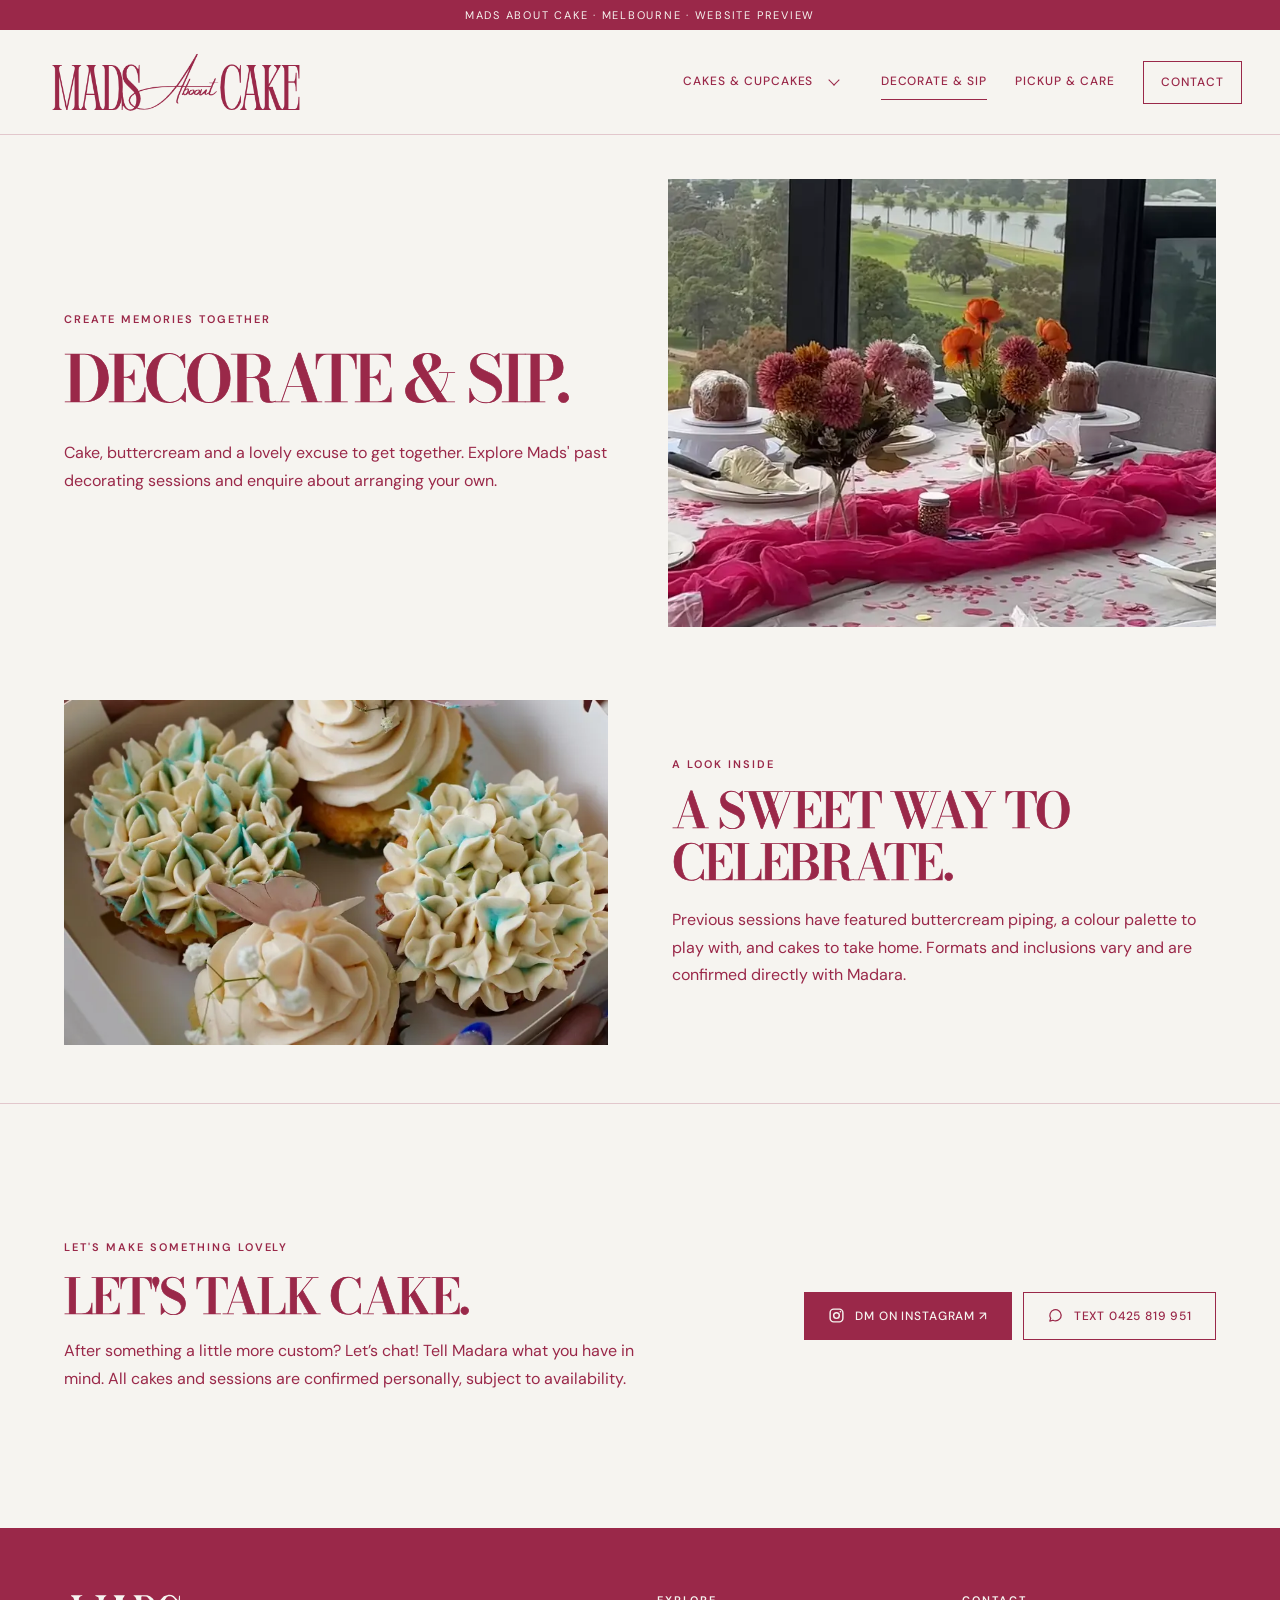
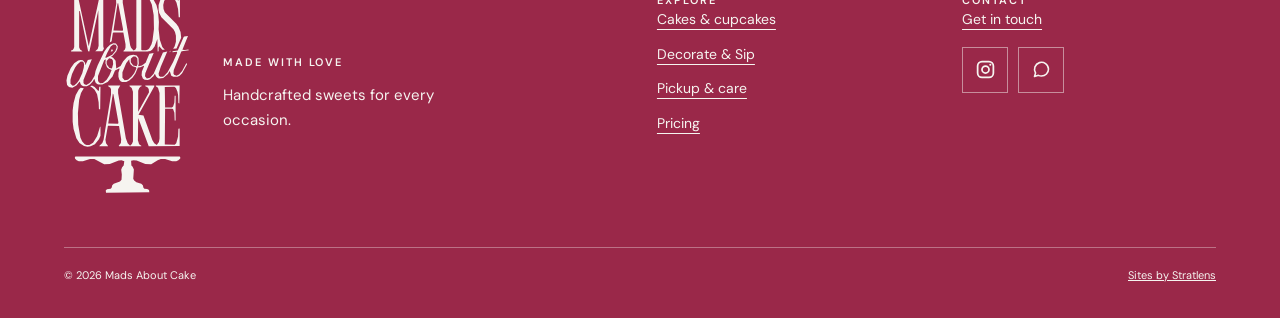
<file: decorate-and-sip/index.html>
<!doctype html><html lang="en-AU"><head><meta charset="utf-8"><meta name="viewport" content="width=device-width,initial-scale=1"><meta name="robots" content="noindex,nofollow"><meta name="theme-color" content="#9A2849"><title>Decorate & Sip | Mads About Cake</title><meta name="description" content="Explore past Decorate & Sip experiences by Mads About Cake. Dates, session format and availability confirmed personally."><link rel="icon" type="image/png" href="/assets/brand/monogram-owner-transparent.png?v=20261105-brand1"><link rel="stylesheet" href="/assets/brand-site.css?v=20261109-typepolish1"><script src="/assets/brand-site.js?v=20261105-finalpolish1" defer></script></head><body><a class="skip-link" href="#main">Skip to content</a><div class="brand-topline">Mads About Cake · Melbourne · Website preview</div><header class="site-header"><div class="header-inner"><button type="button" class="mobile-nav-toggle" data-mobile-nav-toggle aria-label="Open navigation menu" aria-controls="mobile-site-menu" aria-expanded="false"><span class="mobile-nav-toggle__bars" aria-hidden="true"></span></button><a class="brand-link" href="/" aria-label="Mads About Cake home"><img src="/assets/brand/wordmark-owner-transparent.png?v=20261105-brand1" alt="Mads About Cake" width="250" height="62"></a><nav class="brand-links" aria-label="Main navigation"><div class="nav-cakes" data-cake-menu><a class="nav-cakes__main" href="/cakes/">Cakes &amp; cupcakes</a><button class="nav-cakes__toggle" type="button" aria-label="Show cake and cupcake categories" aria-controls="cakes-submenu" aria-expanded="false" data-cake-toggle><span class="nav-cakes__chevron" aria-hidden="true"></span></button><div class="nav-cakes__submenu" id="cakes-submenu" data-cake-panel hidden><a href="/cakes/">Explore all</a><a href="/weddings/">Weddings</a><a href="/celebrations/">Celebrations</a><a href="/tiramisu-cakes/">Tiramisu</a></div></div><a href="/decorate-and-sip/" aria-current="page">Decorate &amp; Sip</a><a href="/cake-care/">Pickup &amp; care</a><a href="/enquire/" class="contact-nav">Contact</a></nav><a class="mobile-header-contact" href="/enquire/" aria-label="Contact Mads About Cake" title="Contact Mads About Cake"><span class="mobile-header-contact__glyph" aria-hidden="true"></span></a></div><nav id="mobile-site-menu" class="mobile-site-menu" data-mobile-nav aria-label="Mobile navigation" hidden><div class="mobile-site-menu__inner"><div class="mobile-site-menu__group"><div class="mobile-site-menu__group-head"><a class="mobile-site-menu__group-link" href="/cakes/">Cakes &amp; cupcakes<span class="mobile-site-menu__all" aria-hidden="true">↗</span></a><button class="mobile-site-menu__group-toggle" type="button" data-mobile-cakes-toggle aria-label="Show cake categories" aria-expanded="false" aria-controls="mobile-cakes-submenu"><span class="mobile-site-menu__chevron" aria-hidden="true"></span></button></div><div id="mobile-cakes-submenu" class="mobile-site-menu__subnav" data-mobile-cakes-panel hidden><a href="/weddings/">Weddings<span aria-hidden="true">↗</span></a><a href="/celebrations/">Celebrations<span aria-hidden="true">↗</span></a><a href="/tiramisu-cakes/">Tiramisu<span aria-hidden="true">↗</span></a></div></div><div class="mobile-site-menu__primary"><a href="/decorate-and-sip/" aria-current="page">Decorate &amp; Sip<span aria-hidden="true">↗</span></a><a href="/cake-care/">Pickup &amp; care<span aria-hidden="true">↗</span></a><a href="/enquire/">Contact<span aria-hidden="true">↗</span></a></div></div></nav></header><div class="mobile-menu-backdrop" data-mobile-backdrop hidden></div><main id="main"><section class="page-hero container page-hero--split decorate-page-hero"><div><p class="eyebrow">Create memories together</p><h1 class="display display--small decorate-heading">Decorate &amp; Sip.</h1><p class="copy">Cake, buttercream and a lovely excuse to get together. Explore Mads' past decorating sessions and enquire about arranging your own.</p></div><div class="page-hero__image"><img src="/assets/workshops/DSR06gjEgJK-no-visible-faces.webp" alt="A real Mads About Cake Decorate and Sip session with decorated cakes and flowers"></div></section>
<section class="section decorate-story"><div class="container decorate-story__grid"><div class="decorate-story__image"><img src="/assets/workshops/DHDXe4EB9Le-cupcake-edition.webp" alt="Original Mads About Cake cupcake decorating session featuring piped buttercream" loading="lazy"></div><div class="decorate-story__copy"><p class="eyebrow">A look inside</p><h2 class="section-title">A sweet way to celebrate.</h2><p class="copy">Previous sessions have featured buttercream piping, a colour palette to play with, and cakes to take home. Formats and inclusions vary and are confirmed directly with Madara.</p></div></div></section><section class="contact-strip"><div class="container contact-strip__inner"><div><p class="eyebrow">Let's make something lovely</p><h2 class="section-title">Let's talk cake.</h2><p>After something a little more custom? Let’s chat! Tell Madara what you have in mind. All cakes and sessions are confirmed personally, subject to availability.</p></div><div><div class="btns"><a class="btn" data-ig-contact href="https://ig.me/m/madsaboutcake" target="_blank" rel="noopener noreferrer">DM on Instagram ↗</a><a class="btn btn-outline" data-mobile-link href="sms:+61425819951">Text 0425 819 951</a></div><p class="mobile-pending" data-mobile-pending></p></div></div></section></main><footer class="brand-footer"><div class="container"><div class="footer-cols"><div class="footer-brand"><a href="/" class="footer-brand__mark" aria-label="Mads About Cake home"><img src="/assets/brand/stacked-owner-cream.svg" width="124" height="197" alt="Mads About Cake stacked cake-stand logo" loading="lazy"></a><div class="footer-brand__copy"><p class="eyebrow" style="color:var(--cream)">Made with love</p><p class="footer-tagline">Handcrafted sweets for every occasion.</p></div></div><div><p class="eyebrow" style="color:var(--cream)">Explore</p><nav aria-label="Footer explore"><a href="/cakes/">Cakes &amp; cupcakes</a><a href="/decorate-and-sip/">Decorate &amp; Sip</a><a href="/cake-care/">Pickup &amp; care</a><a href="/pricing/">Pricing</a></nav></div><div><p class="eyebrow" style="color:var(--cream)">Contact</p><nav aria-label="Footer contact"><a href="/enquire/">Get in touch</a></nav><div class="footer-contact-icons" aria-label="Quick contact options"><a class="footer-contact-icons__link" href="https://ig.me/m/madsaboutcake" target="_blank" rel="noopener noreferrer" aria-label="DM on Instagram" title="DM on Instagram"><span class="footer-contact-icons__glyph footer-contact-icons__glyph--instagram" aria-hidden="true"></span></a><a class="footer-contact-icons__link" href="sms:+61425819951" aria-label="Text 0425 819 951" title="Text 0425 819 951"><span class="footer-contact-icons__glyph footer-contact-icons__glyph--message" aria-hidden="true"></span></a></div></div></div><div class="footer-bottom"><span>© 2026 Mads About Cake</span><a href="https://www.stratlens.com/websites/" target="_blank" rel="noopener noreferrer">Sites by Stratlens</a></div></div></footer></body></html>
</file>
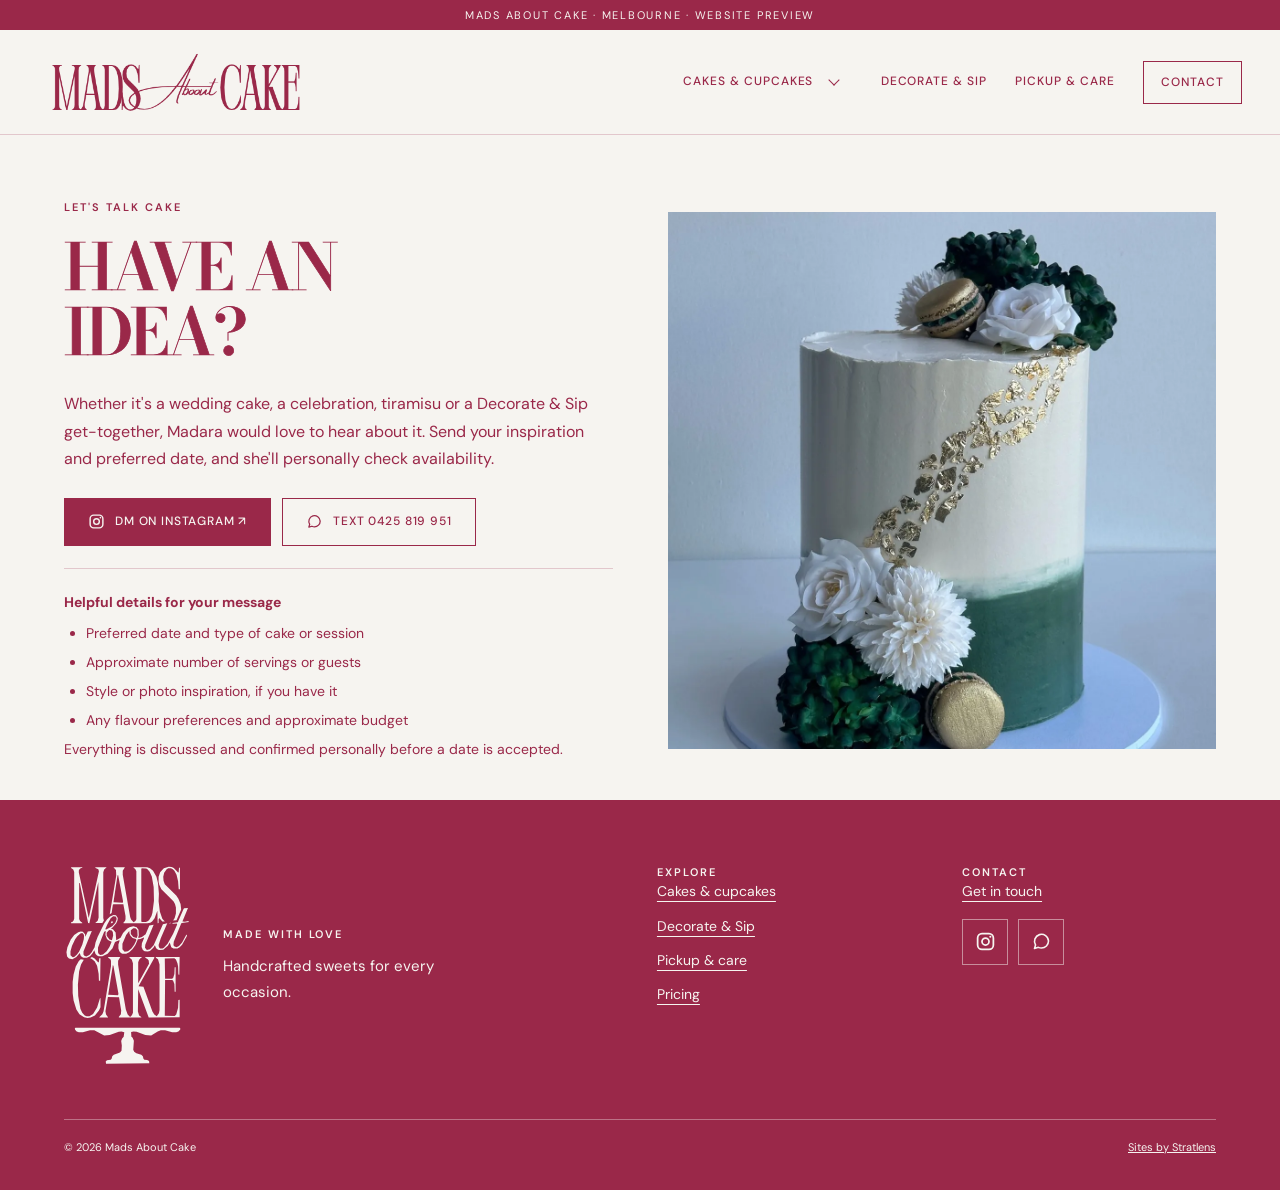
<file: enquire/index.html>
<!doctype html><html lang="en-AU"><head><meta charset="utf-8"><meta name="viewport" content="width=device-width,initial-scale=1"><meta name="robots" content="noindex,nofollow"><meta name="theme-color" content="#9A2849"><title>Contact & enquiries | Mads About Cake</title><meta name="description" content="Enquire directly with Mads About Cake on Instagram or phone. All dates and custom orders confirmed manually."><link rel="icon" type="image/png" href="/assets/brand/monogram-owner-transparent.png?v=20261105-brand1"><link rel="stylesheet" href="/assets/brand-site.css?v=20261109-typepolish1"><script src="/assets/brand-site.js?v=20261105-finalpolish1" defer></script></head><body><a class="skip-link" href="#main">Skip to content</a><div class="brand-topline">Mads About Cake · Melbourne · Website preview</div><header class="site-header"><div class="header-inner"><button type="button" class="mobile-nav-toggle" data-mobile-nav-toggle aria-label="Open navigation menu" aria-controls="mobile-site-menu" aria-expanded="false"><span class="mobile-nav-toggle__bars" aria-hidden="true"></span></button><a class="brand-link" href="/" aria-label="Mads About Cake home"><img src="/assets/brand/wordmark-owner-transparent.png?v=20261105-brand1" alt="Mads About Cake" width="250" height="62"></a><nav class="brand-links" aria-label="Main navigation"><div class="nav-cakes" data-cake-menu><a class="nav-cakes__main" href="/cakes/">Cakes &amp; cupcakes</a><button class="nav-cakes__toggle" type="button" aria-label="Show cake and cupcake categories" aria-controls="cakes-submenu" aria-expanded="false" data-cake-toggle><span class="nav-cakes__chevron" aria-hidden="true"></span></button><div class="nav-cakes__submenu" id="cakes-submenu" data-cake-panel hidden><a href="/cakes/">Explore all</a><a href="/weddings/">Weddings</a><a href="/celebrations/">Celebrations</a><a href="/tiramisu-cakes/">Tiramisu</a></div></div><a href="/decorate-and-sip/">Decorate &amp; Sip</a><a href="/cake-care/">Pickup &amp; care</a><a href="/enquire/" class="contact-nav" aria-current="page">Contact</a></nav><a class="mobile-header-contact" href="/enquire/" aria-label="Contact Mads About Cake" title="Contact Mads About Cake"><span class="mobile-header-contact__glyph" aria-hidden="true"></span></a></div><nav id="mobile-site-menu" class="mobile-site-menu" data-mobile-nav aria-label="Mobile navigation" hidden><div class="mobile-site-menu__inner"><div class="mobile-site-menu__group"><div class="mobile-site-menu__group-head"><a class="mobile-site-menu__group-link" href="/cakes/">Cakes &amp; cupcakes<span class="mobile-site-menu__all" aria-hidden="true">↗</span></a><button class="mobile-site-menu__group-toggle" type="button" data-mobile-cakes-toggle aria-label="Show cake categories" aria-expanded="false" aria-controls="mobile-cakes-submenu"><span class="mobile-site-menu__chevron" aria-hidden="true"></span></button></div><div id="mobile-cakes-submenu" class="mobile-site-menu__subnav" data-mobile-cakes-panel hidden><a href="/weddings/">Weddings<span aria-hidden="true">↗</span></a><a href="/celebrations/">Celebrations<span aria-hidden="true">↗</span></a><a href="/tiramisu-cakes/">Tiramisu<span aria-hidden="true">↗</span></a></div></div><div class="mobile-site-menu__primary"><a href="/decorate-and-sip/">Decorate &amp; Sip<span aria-hidden="true">↗</span></a><a href="/cake-care/">Pickup &amp; care<span aria-hidden="true">↗</span></a><a href="/enquire/" aria-current="page">Contact<span aria-hidden="true">↗</span></a></div></div></nav></header><div class="mobile-menu-backdrop" data-mobile-backdrop hidden></div><main id="main" class="enquire-page"><section class="page-hero container page-hero--split"><div><p class="eyebrow">Let's talk cake</p><h1 class="display display--small">Have an<br>idea?</h1><p class="copy">Whether it's a wedding cake, a celebration, tiramisu or a Decorate & Sip get-together, Madara would love to hear about it. Send your inspiration and preferred date, and she'll personally check availability.</p><div class="btns"><a class="btn" data-ig-contact href="https://ig.me/m/madsaboutcake">DM on Instagram ↗</a><a class="btn btn-outline" data-mobile-link href="sms:+61425819951">Text 0425 819 951</a></div><p class="mobile-pending" data-mobile-pending></p><div class="enquiry-guide"><strong>Helpful details for your message</strong><ul><li>Preferred date and type of cake or session</li><li>Approximate number of servings or guests</li><li>Style or photo inspiration, if you have it</li><li>Any flavour preferences and approximate budget</li></ul><p>Everything is discussed and confirmed personally before a date is accepted.</p></div></div><div class="page-hero__image"><img src="/assets/featured-25/DA-B4huhKQ4-M103.webp" alt="Mads original hand-decorated custom celebration cake"></div></section></main><footer class="brand-footer"><div class="container"><div class="footer-cols"><div class="footer-brand"><a href="/" class="footer-brand__mark" aria-label="Mads About Cake home"><img src="/assets/brand/stacked-owner-cream.svg" width="124" height="197" alt="Mads About Cake stacked cake-stand logo" loading="lazy"></a><div class="footer-brand__copy"><p class="eyebrow" style="color:var(--cream)">Made with love</p><p class="footer-tagline">Handcrafted sweets for every occasion.</p></div></div><div><p class="eyebrow" style="color:var(--cream)">Explore</p><nav aria-label="Footer explore"><a href="/cakes/">Cakes &amp; cupcakes</a><a href="/decorate-and-sip/">Decorate &amp; Sip</a><a href="/cake-care/">Pickup &amp; care</a><a href="/pricing/">Pricing</a></nav></div><div><p class="eyebrow" style="color:var(--cream)">Contact</p><nav aria-label="Footer contact"><a href="/enquire/">Get in touch</a></nav><div class="footer-contact-icons" aria-label="Quick contact options"><a class="footer-contact-icons__link" href="https://ig.me/m/madsaboutcake" target="_blank" rel="noopener noreferrer" aria-label="DM on Instagram" title="DM on Instagram"><span class="footer-contact-icons__glyph footer-contact-icons__glyph--instagram" aria-hidden="true"></span></a><a class="footer-contact-icons__link" href="sms:+61425819951" aria-label="Text 0425 819 951" title="Text 0425 819 951"><span class="footer-contact-icons__glyph footer-contact-icons__glyph--message" aria-hidden="true"></span></a></div></div></div><div class="footer-bottom"><span>© 2026 Mads About Cake</span><a href="https://www.stratlens.com/websites/" target="_blank" rel="noopener noreferrer">Sites by Stratlens</a></div></div></footer></body></html>
</file>
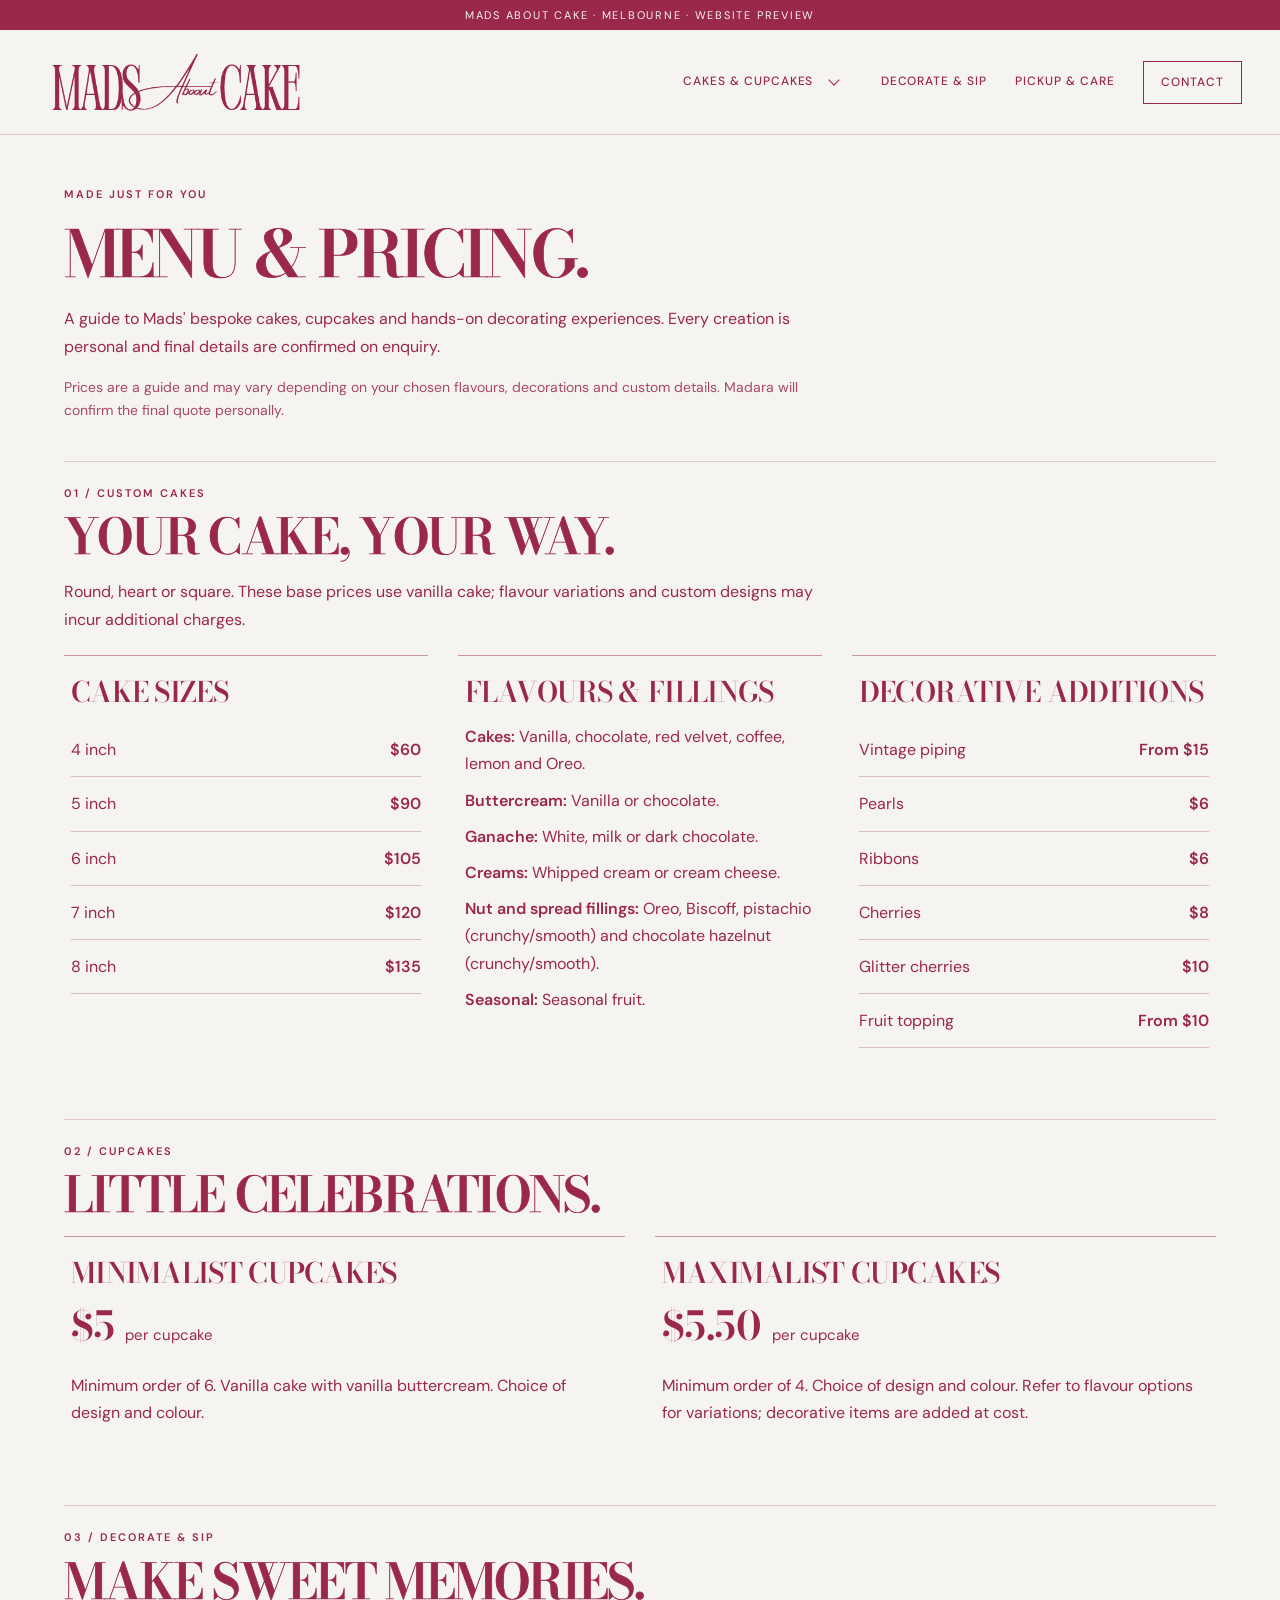
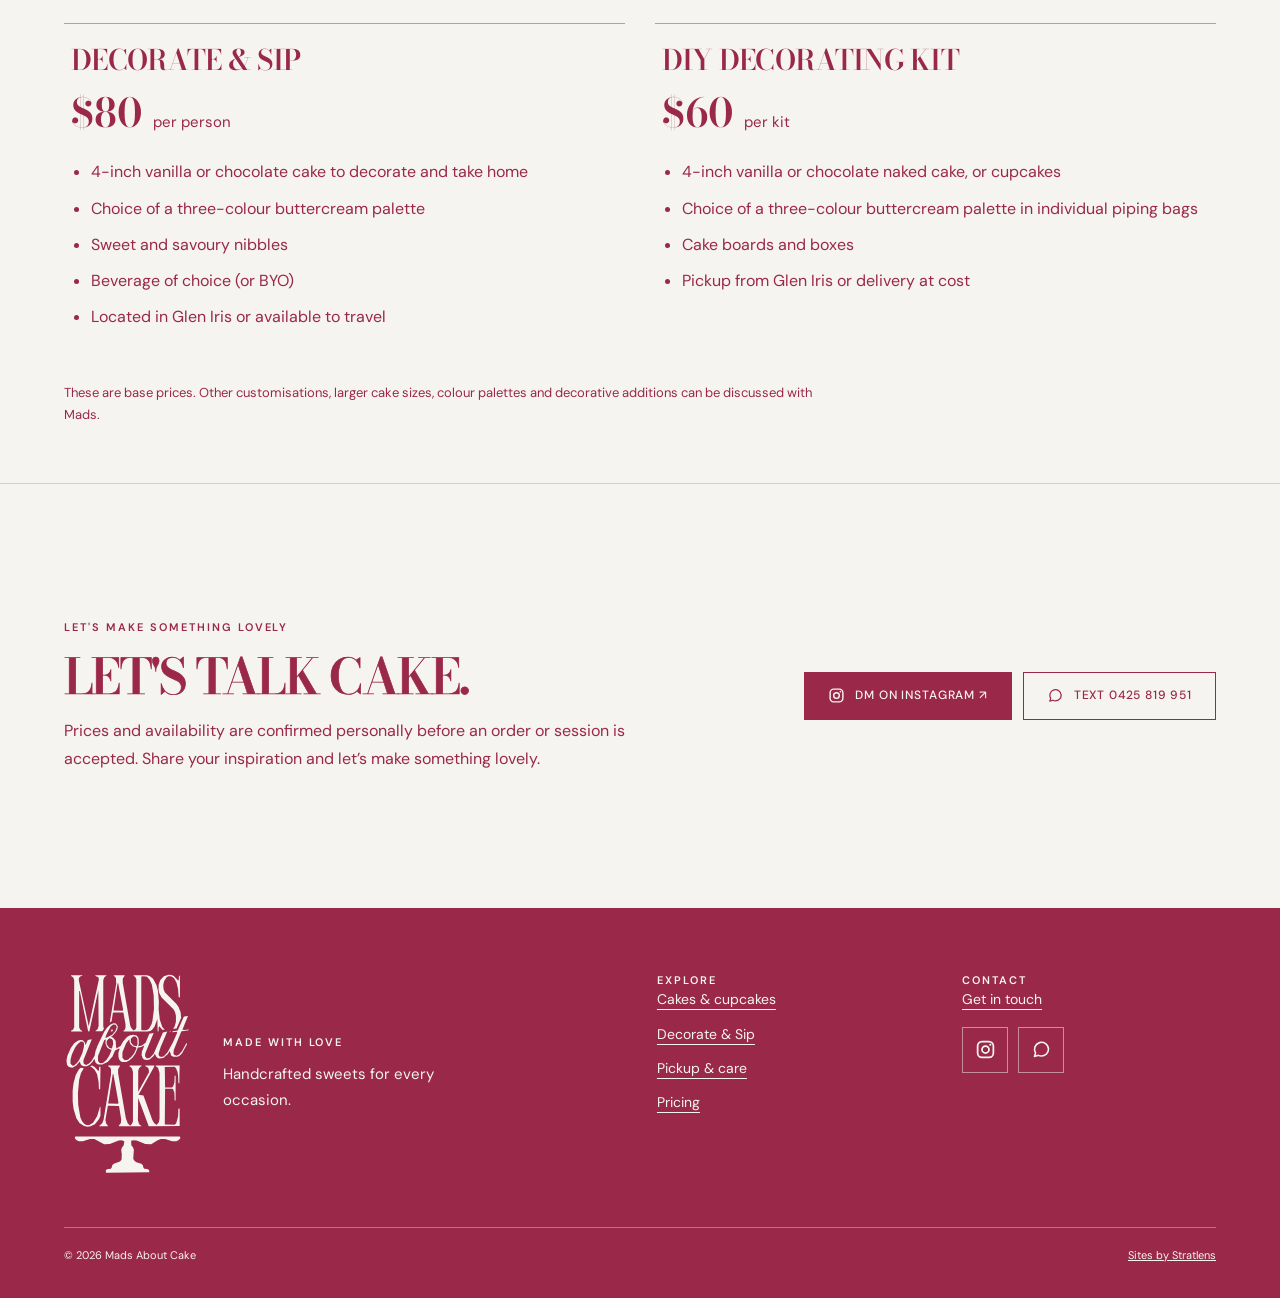
<file: pricing/index.html>
<!doctype html><html lang="en-AU"><head><meta charset="utf-8"><meta name="viewport" content="width=device-width,initial-scale=1"><meta name="robots" content="noindex,nofollow"><meta name="theme-color" content="#9A2849"><title>Menu &amp; pricing | Mads About Cake</title><meta name="description" content="Starting prices for custom cakes, cupcakes and Decorate & Sip at Mads About Cake."><link rel="icon" type="image/png" href="/assets/brand/monogram-owner-transparent.png?v=20261105-brand1"><link rel="stylesheet" href="/assets/brand-site.css?v=20261109-typepolish1"><script src="/assets/brand-site.js?v=20261105-finalpolish1" defer></script></head><body><a class="skip-link" href="#main">Skip to content</a><div class="brand-topline">Mads About Cake · Melbourne · Website preview</div><header class="site-header"><div class="header-inner"><button type="button" class="mobile-nav-toggle" data-mobile-nav-toggle aria-label="Open navigation menu" aria-controls="mobile-site-menu" aria-expanded="false"><span class="mobile-nav-toggle__bars" aria-hidden="true"></span></button><a class="brand-link" href="/" aria-label="Mads About Cake home"><img src="/assets/brand/wordmark-owner-transparent.png?v=20261105-brand1" alt="Mads About Cake" width="250" height="62"></a><nav class="brand-links" aria-label="Main navigation"><div class="nav-cakes" data-cake-menu><a class="nav-cakes__main" href="/cakes/">Cakes &amp; cupcakes</a><button class="nav-cakes__toggle" type="button" aria-label="Show cake and cupcake categories" aria-controls="cakes-submenu" aria-expanded="false" data-cake-toggle><span class="nav-cakes__chevron" aria-hidden="true"></span></button><div class="nav-cakes__submenu" id="cakes-submenu" data-cake-panel hidden><a href="/cakes/">Explore all</a><a href="/weddings/">Weddings</a><a href="/celebrations/">Celebrations</a><a href="/tiramisu-cakes/">Tiramisu</a></div></div><a href="/decorate-and-sip/">Decorate &amp; Sip</a><a href="/cake-care/">Pickup &amp; care</a><a href="/enquire/" class="contact-nav">Contact</a></nav><a class="mobile-header-contact" href="/enquire/" aria-label="Contact Mads About Cake" title="Contact Mads About Cake"><span class="mobile-header-contact__glyph" aria-hidden="true"></span></a></div><nav id="mobile-site-menu" class="mobile-site-menu" data-mobile-nav aria-label="Mobile navigation" hidden><div class="mobile-site-menu__inner"><div class="mobile-site-menu__group"><div class="mobile-site-menu__group-head"><a class="mobile-site-menu__group-link" href="/cakes/">Cakes &amp; cupcakes<span class="mobile-site-menu__all" aria-hidden="true">↗</span></a><button class="mobile-site-menu__group-toggle" type="button" data-mobile-cakes-toggle aria-label="Show cake categories" aria-expanded="false" aria-controls="mobile-cakes-submenu"><span class="mobile-site-menu__chevron" aria-hidden="true"></span></button></div><div id="mobile-cakes-submenu" class="mobile-site-menu__subnav" data-mobile-cakes-panel hidden><a href="/weddings/">Weddings<span aria-hidden="true">↗</span></a><a href="/celebrations/">Celebrations<span aria-hidden="true">↗</span></a><a href="/tiramisu-cakes/">Tiramisu<span aria-hidden="true">↗</span></a></div></div><div class="mobile-site-menu__primary"><a href="/decorate-and-sip/">Decorate &amp; Sip<span aria-hidden="true">↗</span></a><a href="/cake-care/">Pickup &amp; care<span aria-hidden="true">↗</span></a><a href="/enquire/">Contact<span aria-hidden="true">↗</span></a></div></div></nav></header><div class="mobile-menu-backdrop" data-mobile-backdrop hidden></div><main id="main" class="pricing-page"><section class="page-hero container pricing-intro"><p class="eyebrow">Made just for you</p><h1 class="display display--small">Menu &amp; pricing.</h1><p class="copy">A guide to Mads' bespoke cakes, cupcakes and hands-on decorating experiences. Every creation is personal and final details are confirmed on enquiry.</p><p class="pricing-source-note">Prices are a guide and may vary depending on your chosen flavours, decorations and custom details. Madara will confirm the final quote personally.</p></section><section class="container pricing-body"><div class="editorial-rule"></div><p class="eyebrow">01 / Custom cakes</p><h2 class="section-title">Your cake, your way.</h2><p class="pricing-intro-copy">Round, heart or square. These base prices use vanilla cake; flavour variations and custom designs may incur additional charges.</p><div class="pricing-grid"><article class="pricing-panel"><h3>Cake sizes</h3><table class="pricing-table"><caption>Vanilla base price for round, heart or square cakes</caption><tbody><tr><th scope="row">4 inch</th><td>$60</td></tr><tr><th scope="row">5 inch</th><td>$90</td></tr><tr><th scope="row">6 inch</th><td>$105</td></tr><tr><th scope="row">7 inch</th><td>$120</td></tr><tr><th scope="row">8 inch</th><td>$135</td></tr></tbody></table></article><article class="pricing-panel"><h3>Flavours &amp; fillings</h3><p><strong>Cakes:</strong> Vanilla, chocolate, red velvet, coffee, lemon and Oreo.</p><p><strong>Buttercream:</strong> Vanilla or chocolate.</p><p><strong>Ganache:</strong> White, milk or dark chocolate.</p><p><strong>Creams:</strong> Whipped cream or cream cheese.</p><p><strong>Nut and spread fillings:</strong> Oreo, Biscoff, pistachio (crunchy/smooth) and chocolate hazelnut (crunchy/smooth).</p><p><strong>Seasonal:</strong> Seasonal fruit.</p></article><article class="pricing-panel"><h3>Decorative additions</h3><table class="pricing-table"><caption>Decorative additions</caption><tbody><tr><th scope="row">Vintage piping</th><td>From $15</td></tr><tr><th scope="row">Pearls</th><td>$6</td></tr><tr><th scope="row">Ribbons</th><td>$6</td></tr><tr><th scope="row">Cherries</th><td>$8</td></tr><tr><th scope="row">Glitter cherries</th><td>$10</td></tr><tr><th scope="row">Fruit topping</th><td>From $10</td></tr></tbody></table></article></div></section><section class="container pricing-body"><div class="editorial-rule"></div><p class="eyebrow">02 / Cupcakes</p><h2 class="section-title">Little celebrations.</h2><div class="pricing-grid pricing-grid--two"><article class="pricing-panel"><h3>Minimalist cupcakes</h3><p class="pricing-price">$5 <span>per cupcake</span></p><p>Minimum order of 6. Vanilla cake with vanilla buttercream. Choice of design and colour.</p></article><article class="pricing-panel"><h3>Maximalist cupcakes</h3><p class="pricing-price">$5.50 <span>per cupcake</span></p><p>Minimum order of 4. Choice of design and colour. Refer to flavour options for variations; decorative items are added at cost.</p></article></div></section><section class="container pricing-body"><div class="editorial-rule"></div><p class="eyebrow">03 / Decorate &amp; Sip</p><h2 class="section-title">Make sweet memories.</h2><div class="pricing-grid pricing-grid--two"><article class="pricing-panel"><h3>Decorate &amp; Sip</h3><p class="pricing-price">$80 <span>per person</span></p><ul><li>4-inch vanilla or chocolate cake to decorate and take home</li><li>Choice of a three-colour buttercream palette</li><li>Sweet and savoury nibbles</li><li>Beverage of choice (or BYO)</li><li>Located in Glen Iris or available to travel</li></ul></article><article class="pricing-panel"><h3>DIY decorating kit</h3><p class="pricing-price">$60 <span>per kit</span></p><ul><li>4-inch vanilla or chocolate naked cake, or cupcakes</li><li>Choice of a three-colour buttercream palette in individual piping bags</li><li>Cake boards and boxes</li><li>Pickup from Glen Iris or delivery at cost</li></ul></article></div><p class="pricing-footnote">These are base prices. Other customisations, larger cake sizes, colour palettes and decorative additions can be discussed with Mads.</p></section><section class="contact-strip"><div class="container contact-strip__inner"><div><p class="eyebrow">Let's make something lovely</p><h2 class="section-title">Let's talk cake.</h2><p>Prices and availability are confirmed personally before an order or session is accepted. Share your inspiration and let’s make something lovely.</p></div><div><div class="btns"><a class="btn" data-ig-contact href="https://ig.me/m/madsaboutcake" target="_blank" rel="noopener noreferrer">DM on Instagram ↗</a><a class="btn btn-outline" data-mobile-link href="sms:+61425819951">Text 0425 819 951</a></div><p class="mobile-pending" data-mobile-pending></p></div></div></section></main><footer class="brand-footer"><div class="container"><div class="footer-cols"><div class="footer-brand"><a href="/" class="footer-brand__mark" aria-label="Mads About Cake home"><img src="/assets/brand/stacked-owner-cream.svg" width="124" height="197" alt="Mads About Cake stacked cake-stand logo" loading="lazy"></a><div class="footer-brand__copy"><p class="eyebrow" style="color:var(--cream)">Made with love</p><p class="footer-tagline">Handcrafted sweets for every occasion.</p></div></div><div><p class="eyebrow" style="color:var(--cream)">Explore</p><nav aria-label="Footer explore"><a href="/cakes/">Cakes &amp; cupcakes</a><a href="/decorate-and-sip/">Decorate &amp; Sip</a><a href="/cake-care/">Pickup &amp; care</a><a href="/pricing/">Pricing</a></nav></div><div><p class="eyebrow" style="color:var(--cream)">Contact</p><nav aria-label="Footer contact"><a href="/enquire/">Get in touch</a></nav><div class="footer-contact-icons" aria-label="Quick contact options"><a class="footer-contact-icons__link" href="https://ig.me/m/madsaboutcake" target="_blank" rel="noopener noreferrer" aria-label="DM on Instagram" title="DM on Instagram"><span class="footer-contact-icons__glyph footer-contact-icons__glyph--instagram" aria-hidden="true"></span></a><a class="footer-contact-icons__link" href="sms:+61425819951" aria-label="Text 0425 819 951" title="Text 0425 819 951"><span class="footer-contact-icons__glyph footer-contact-icons__glyph--message" aria-hidden="true"></span></a></div></div></div><div class="footer-bottom"><span>© 2026 Mads About Cake</span><a href="https://www.stratlens.com/websites/" target="_blank" rel="noopener noreferrer">Sites by Stratlens</a></div></div></footer></body></html>
</file>
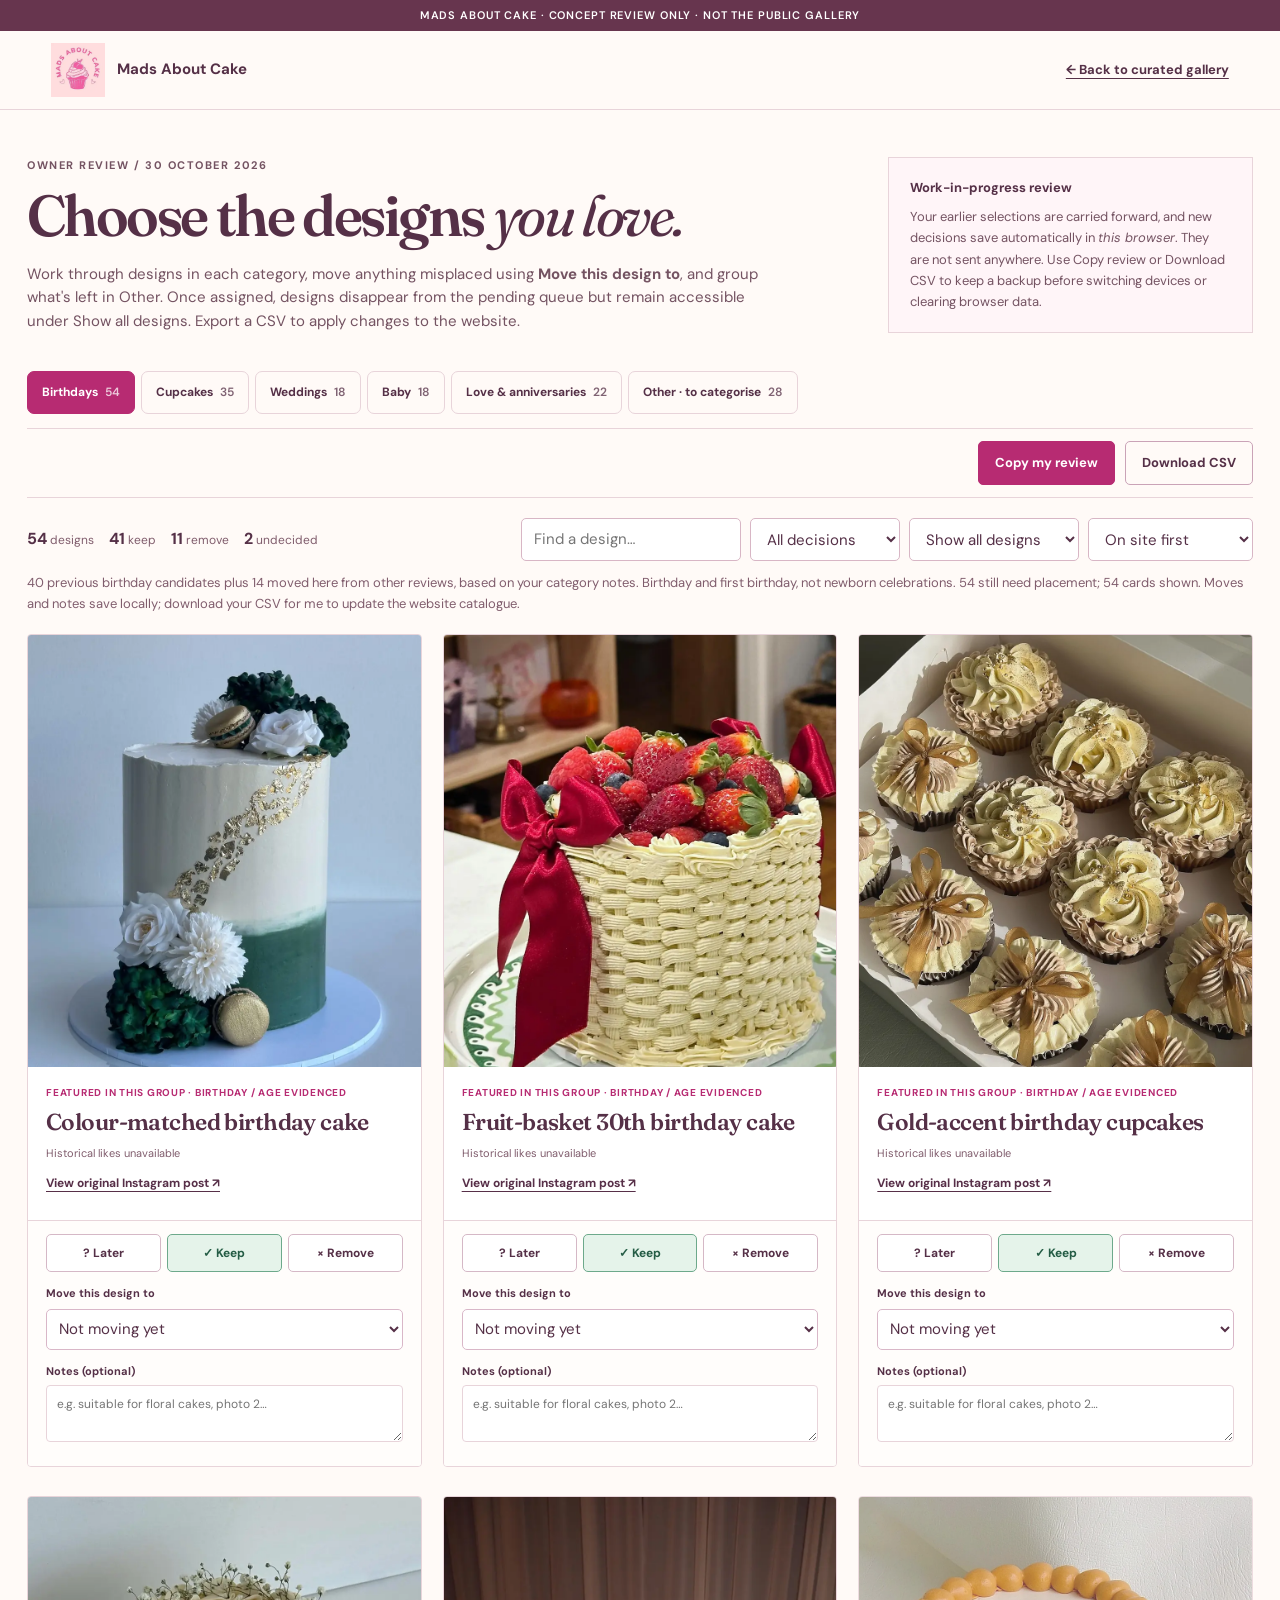
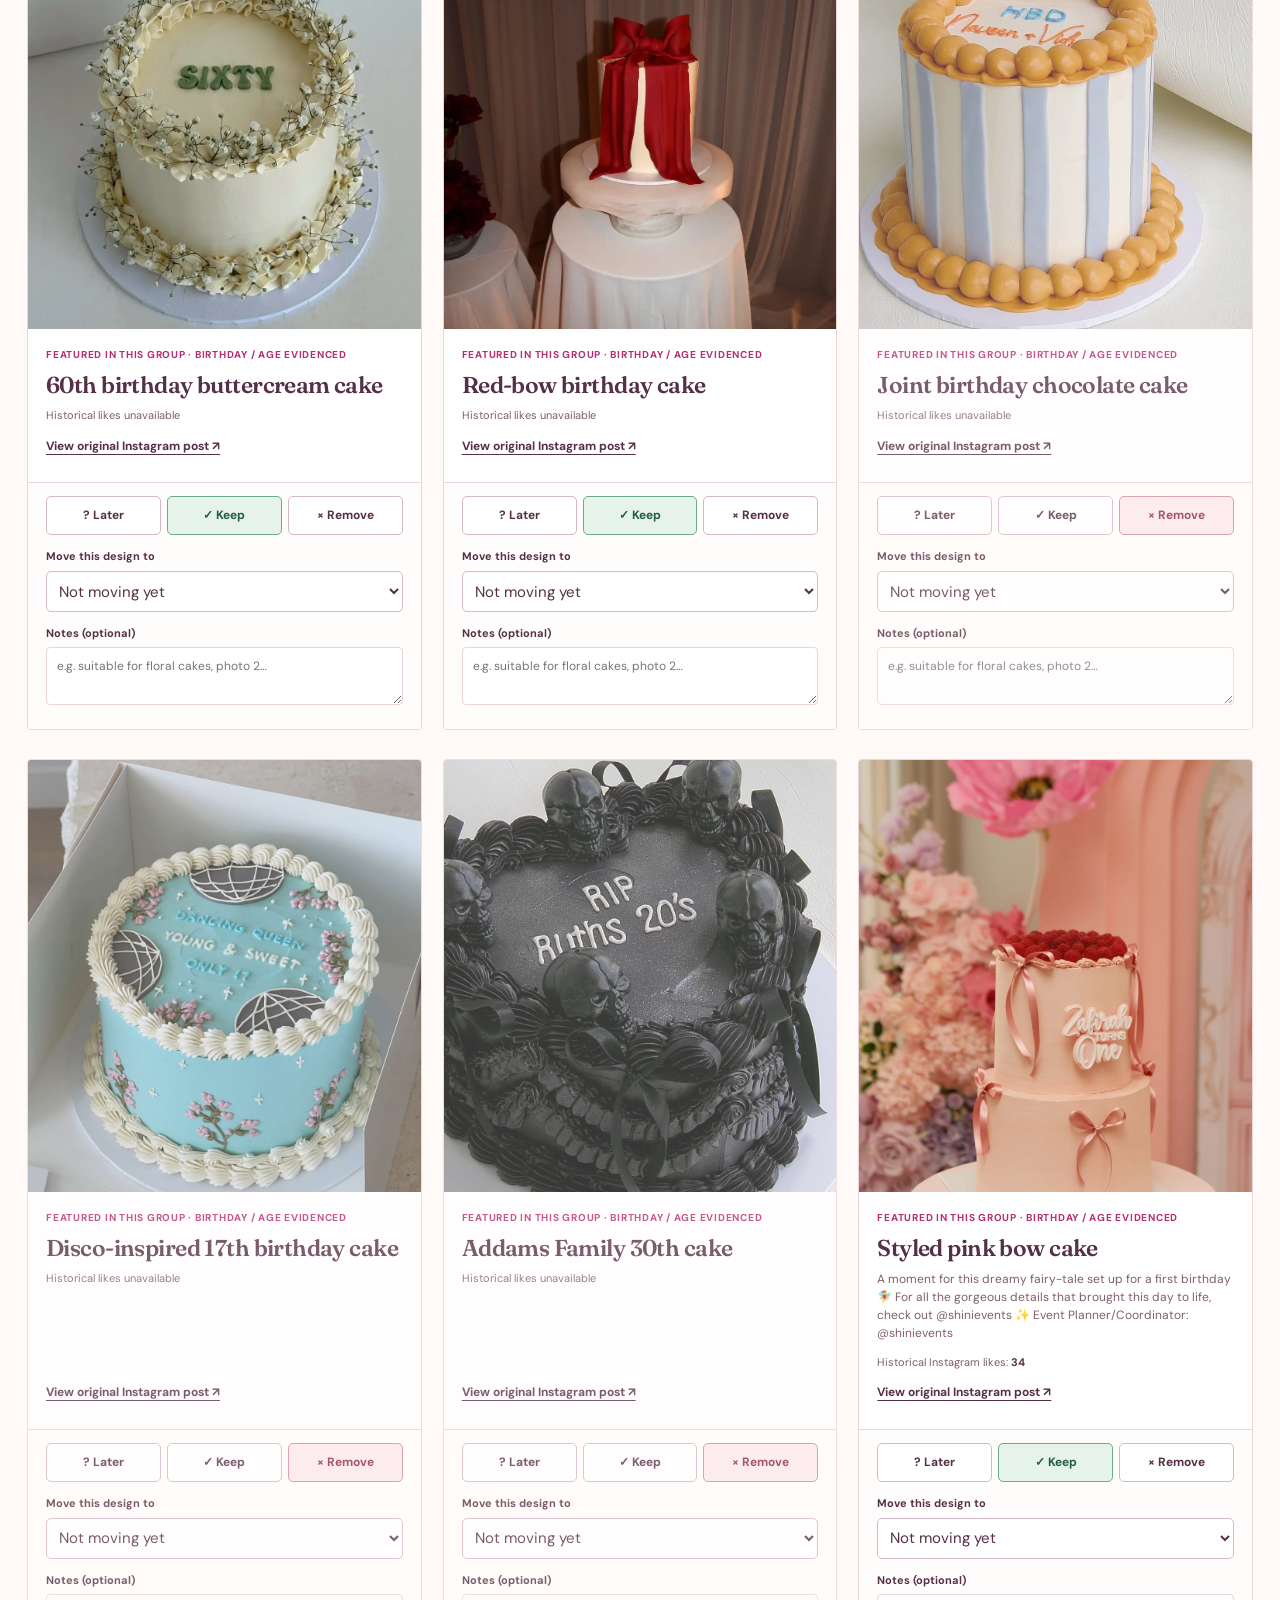
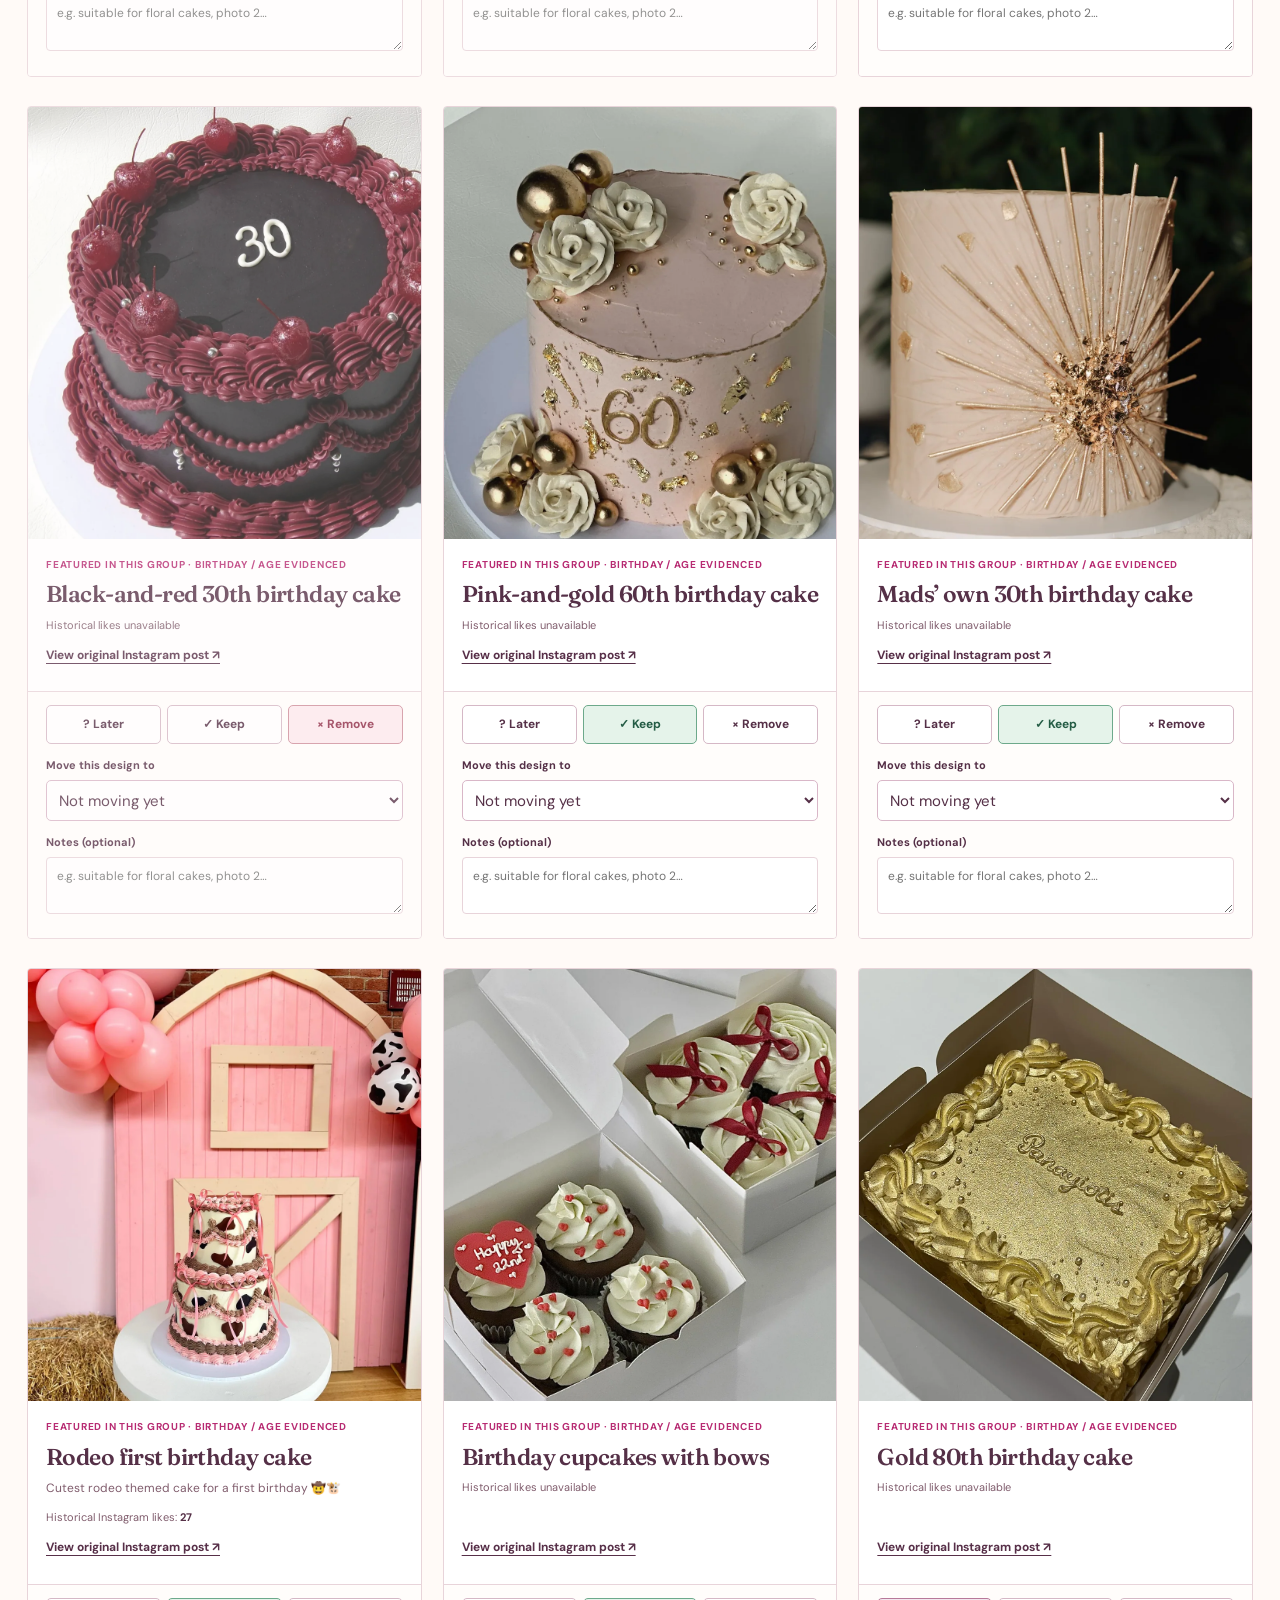
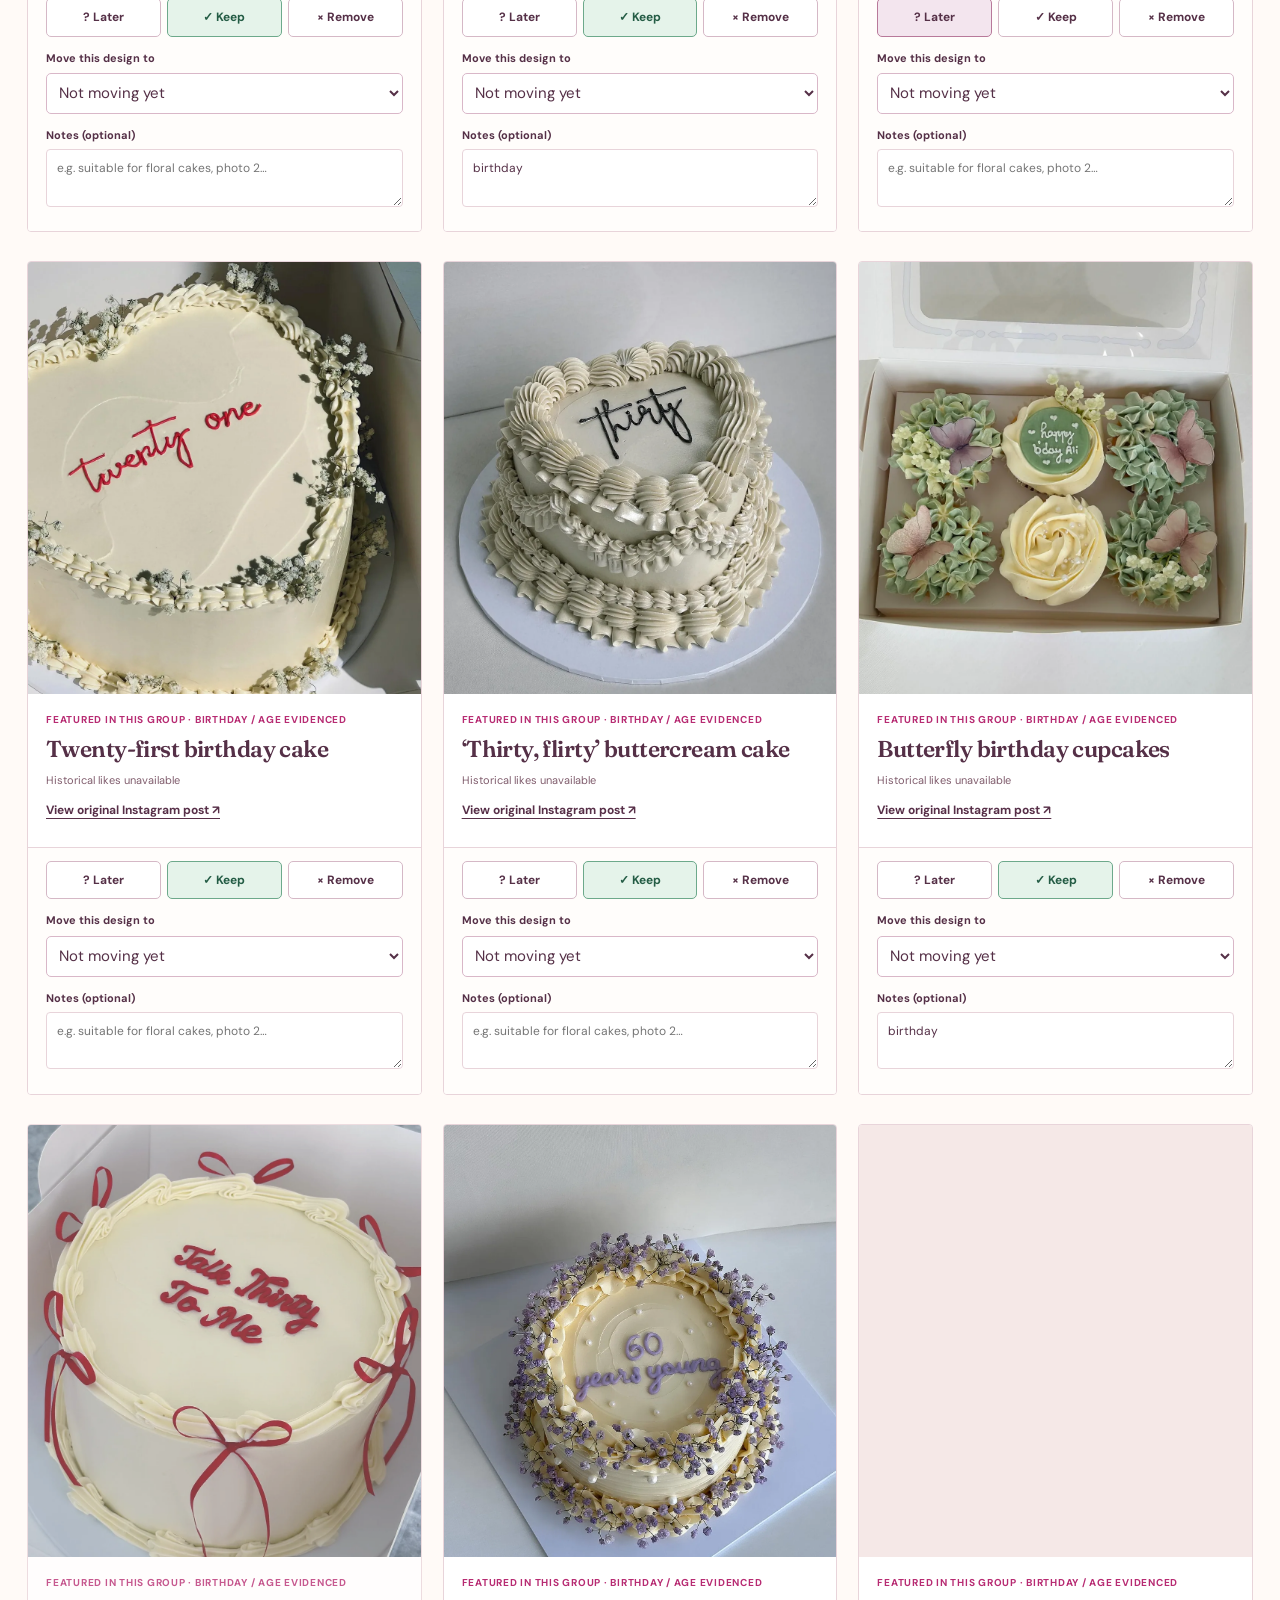
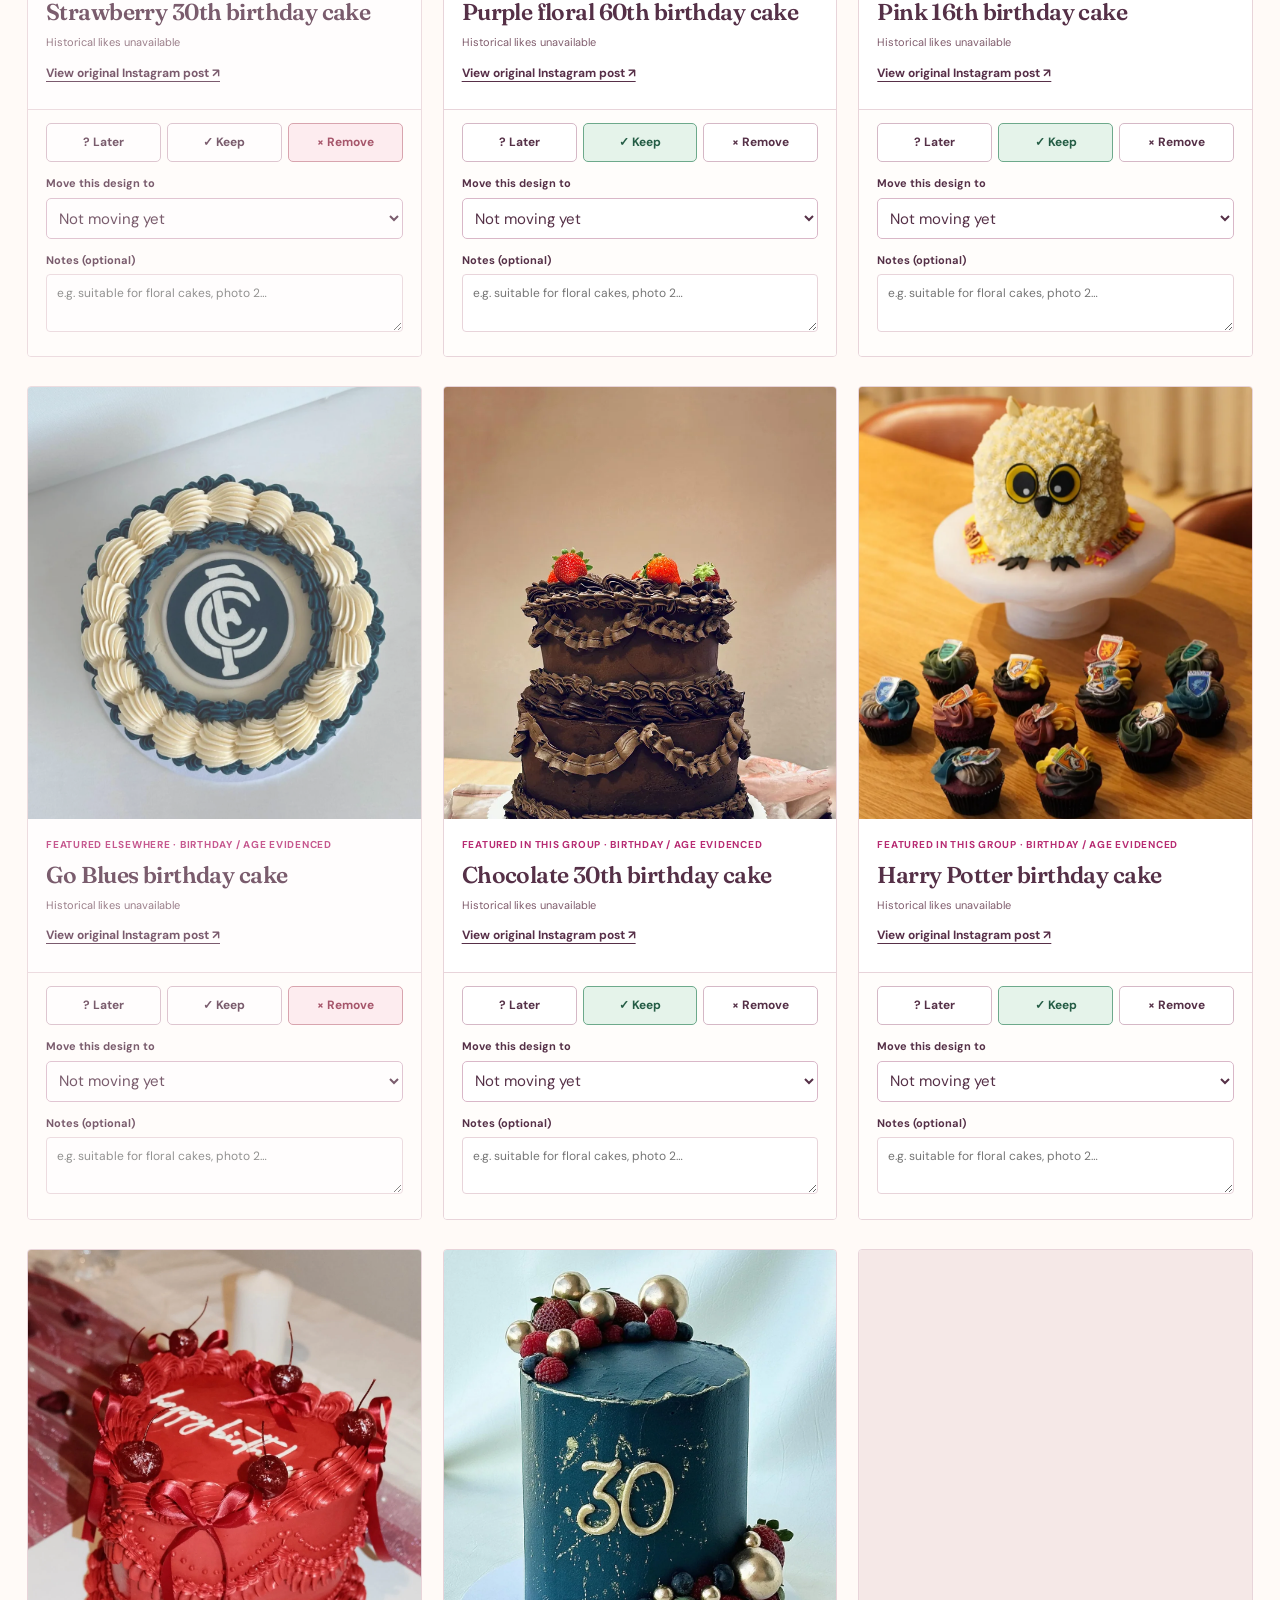
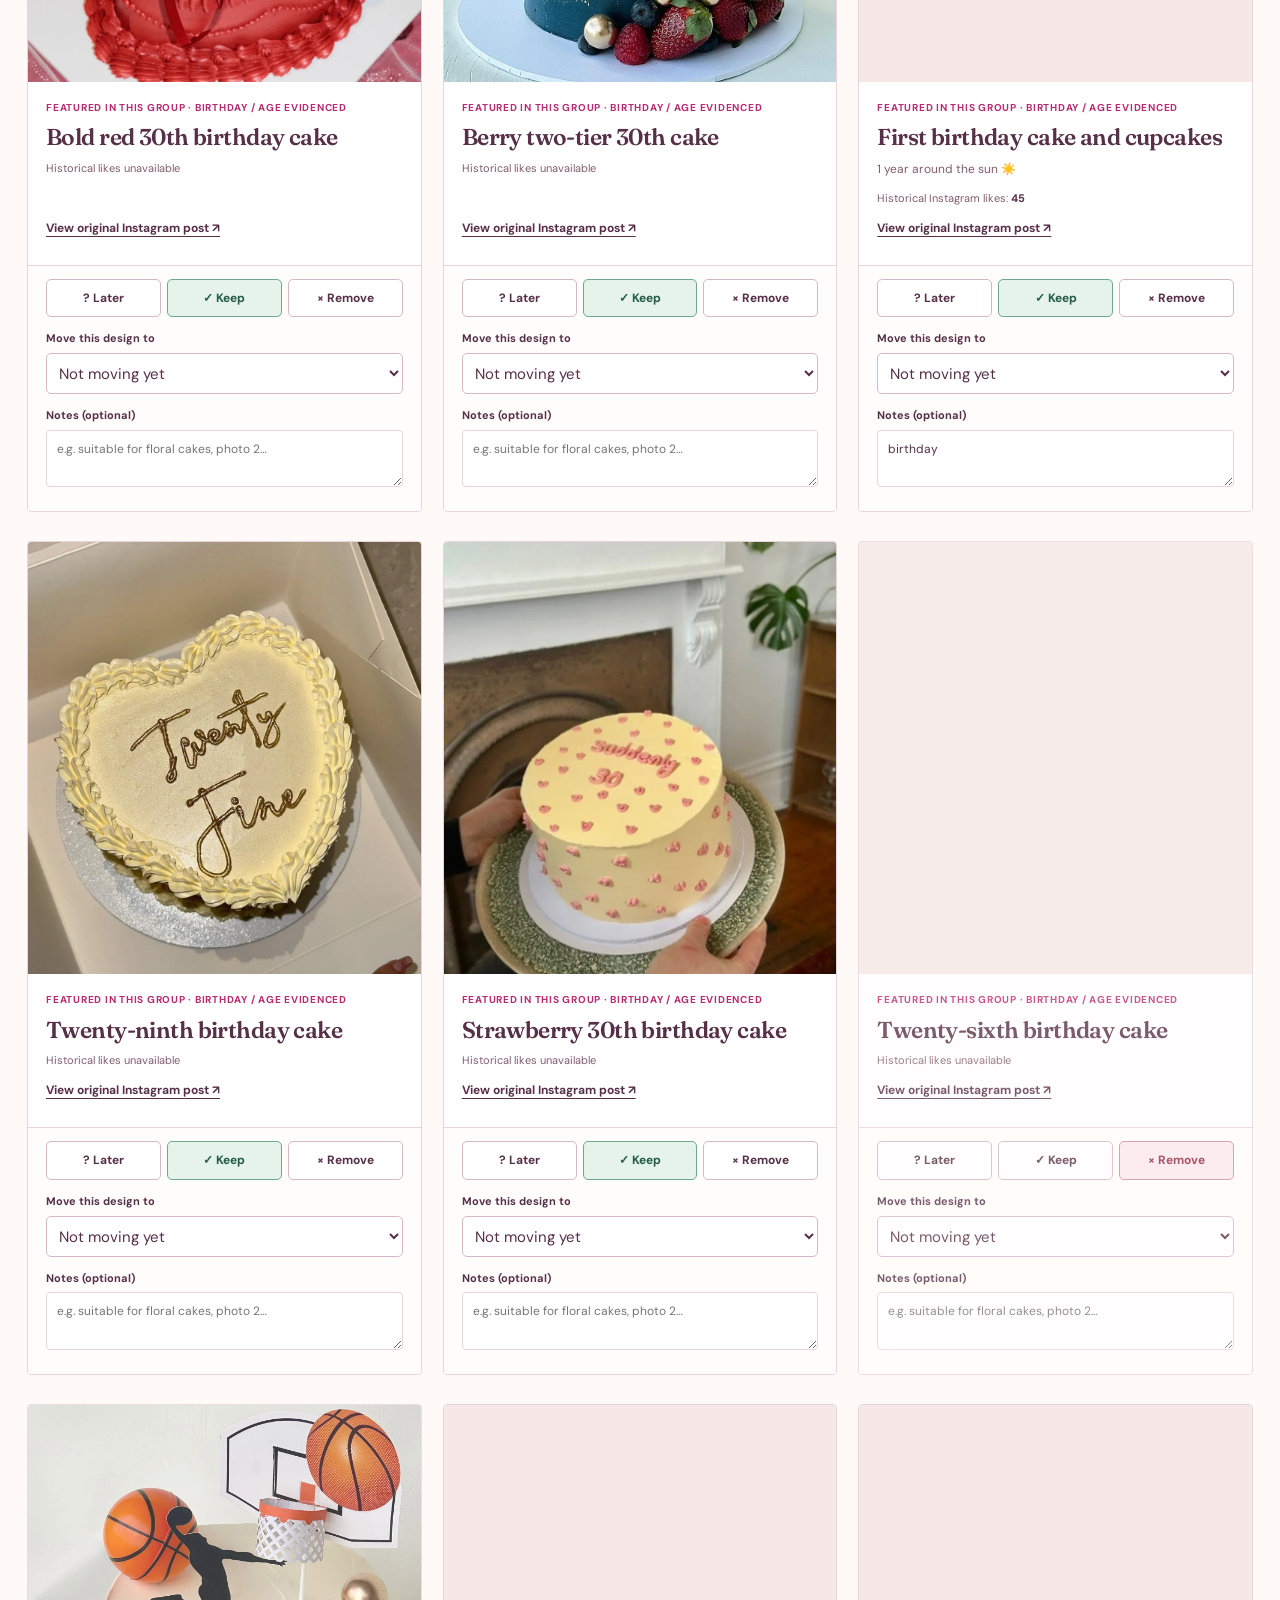
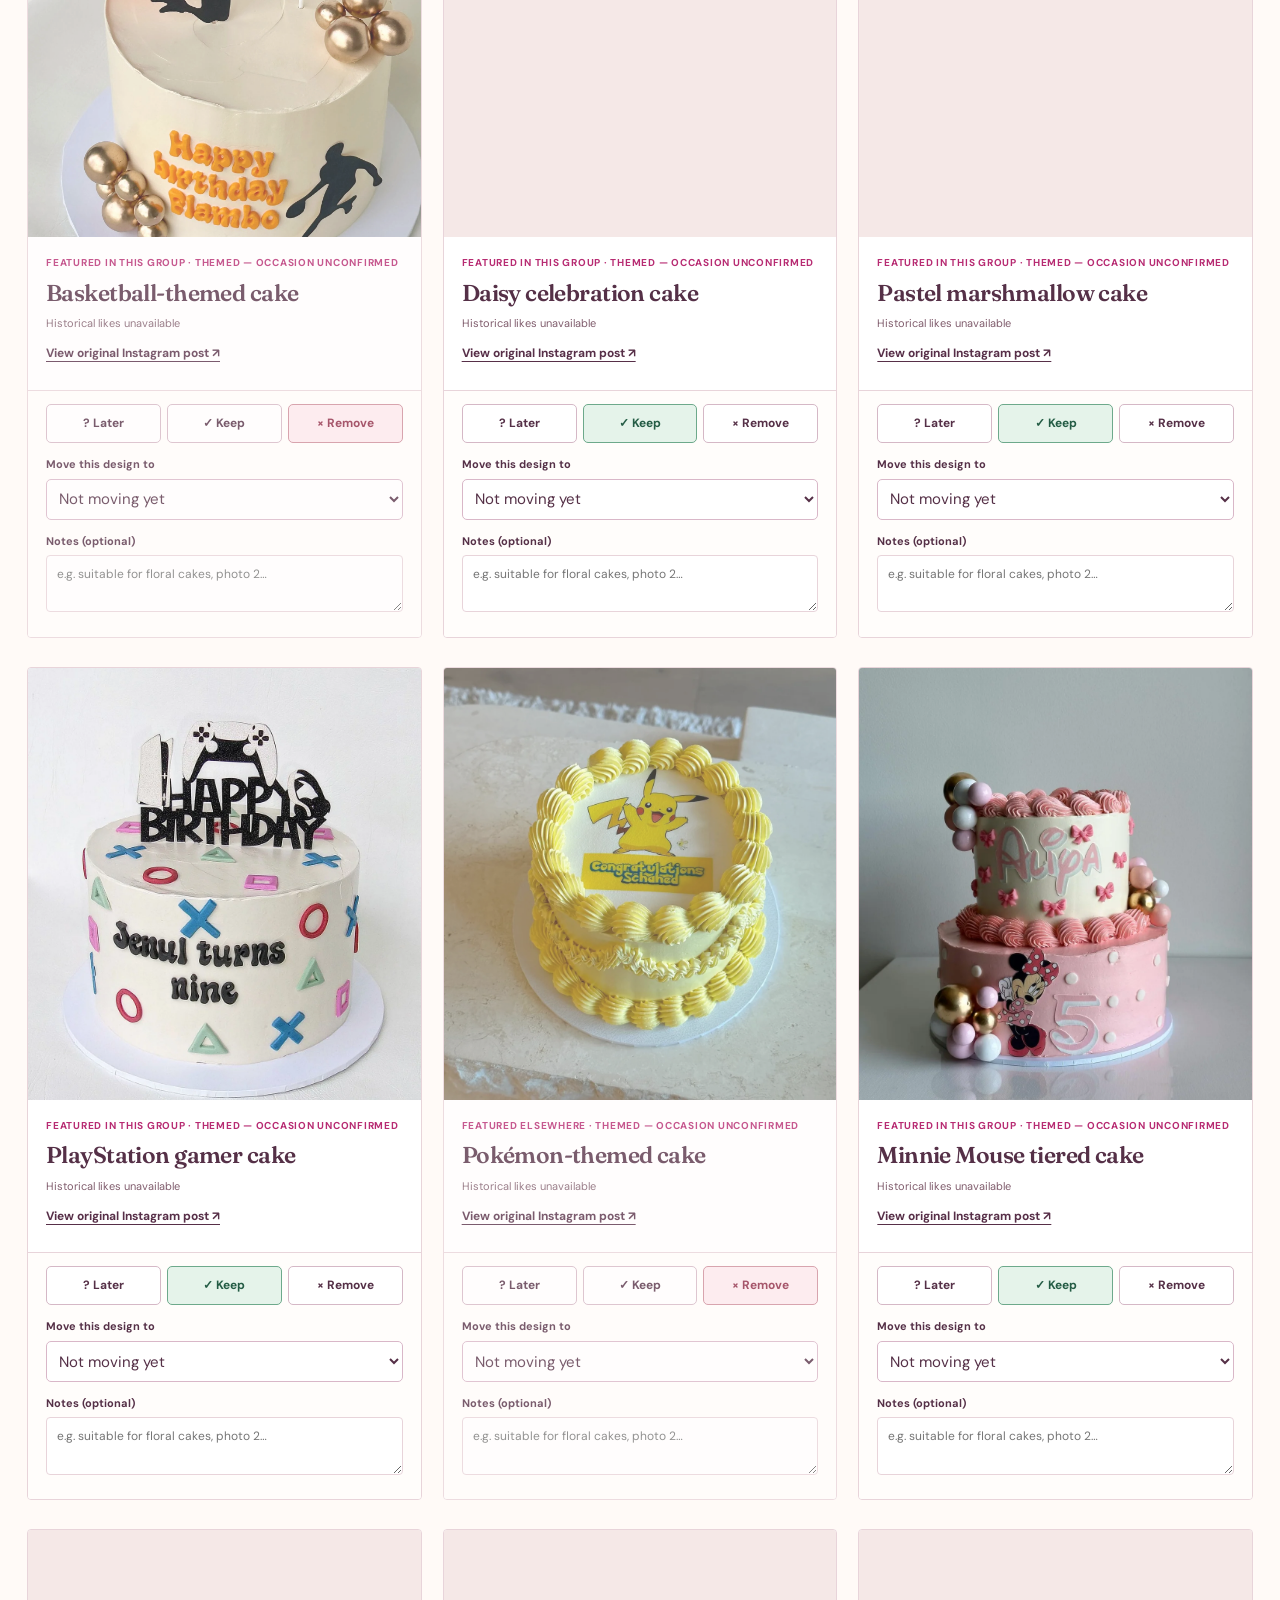
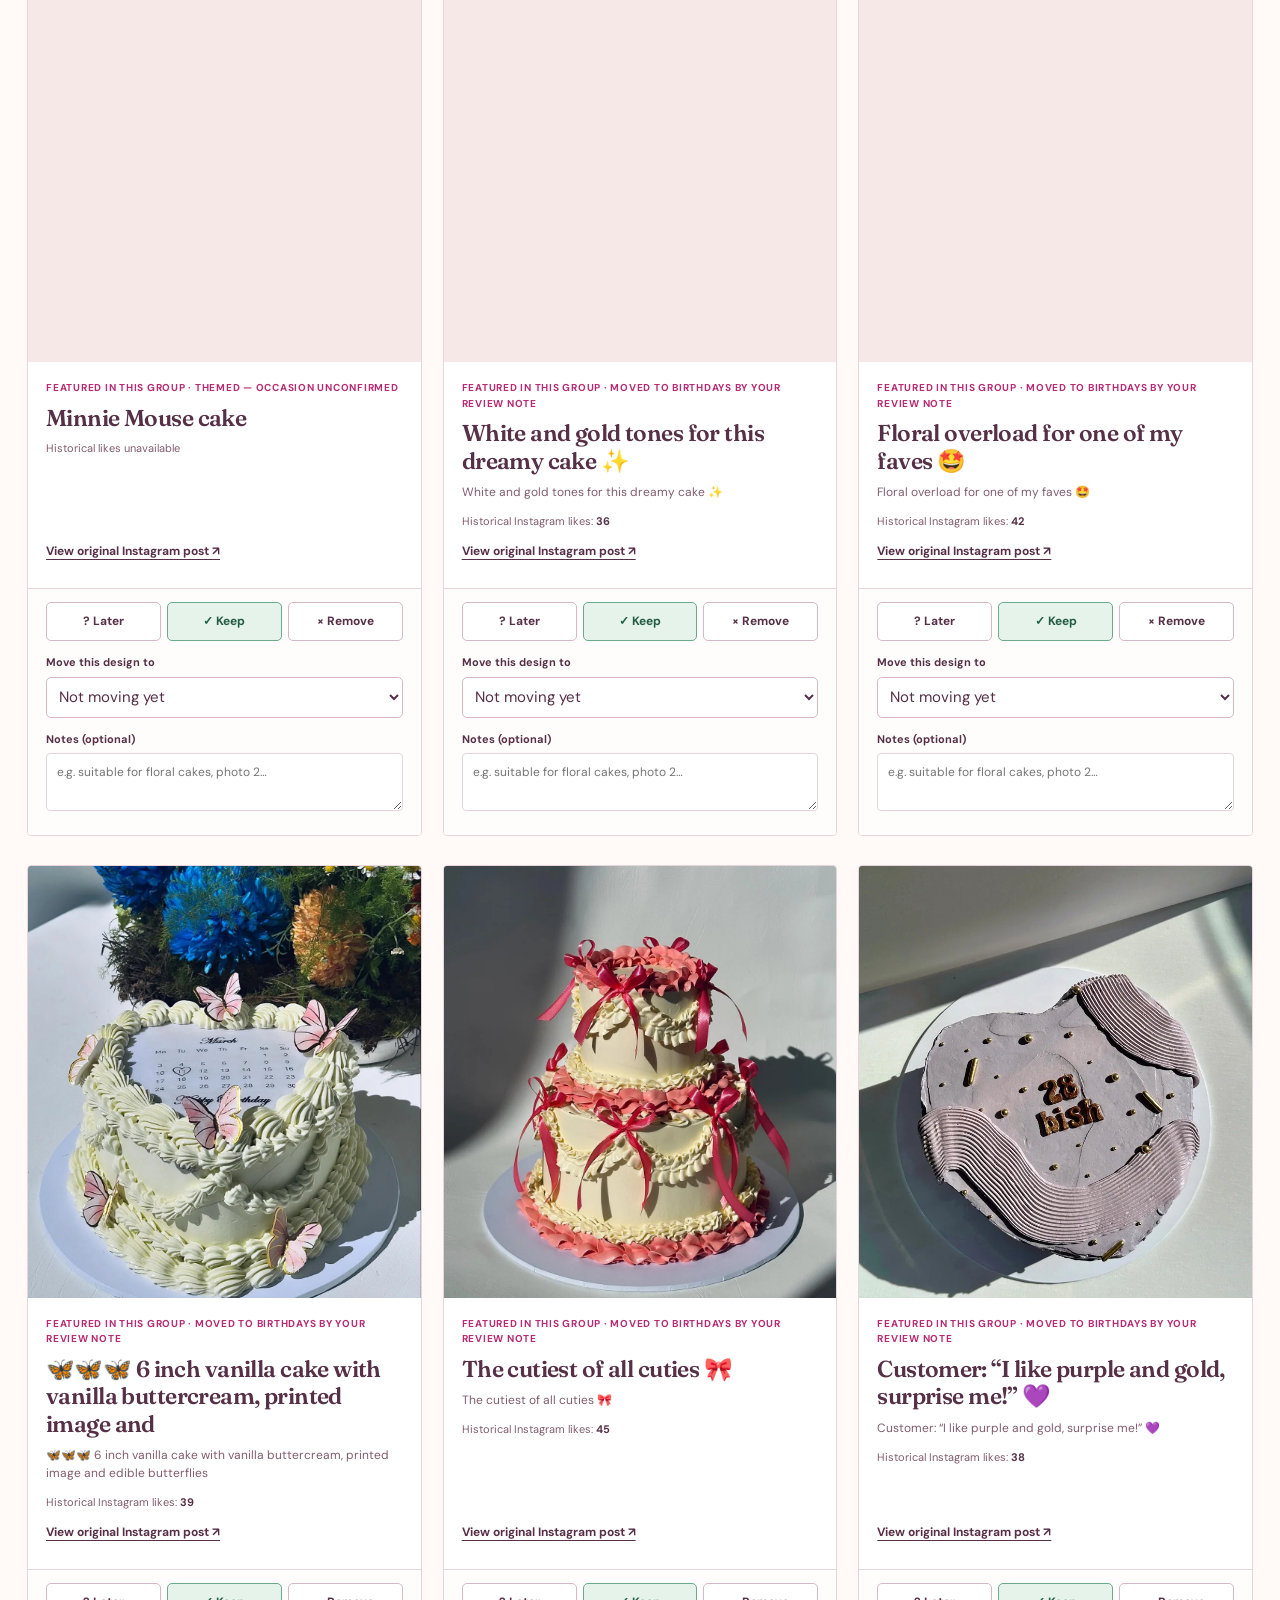
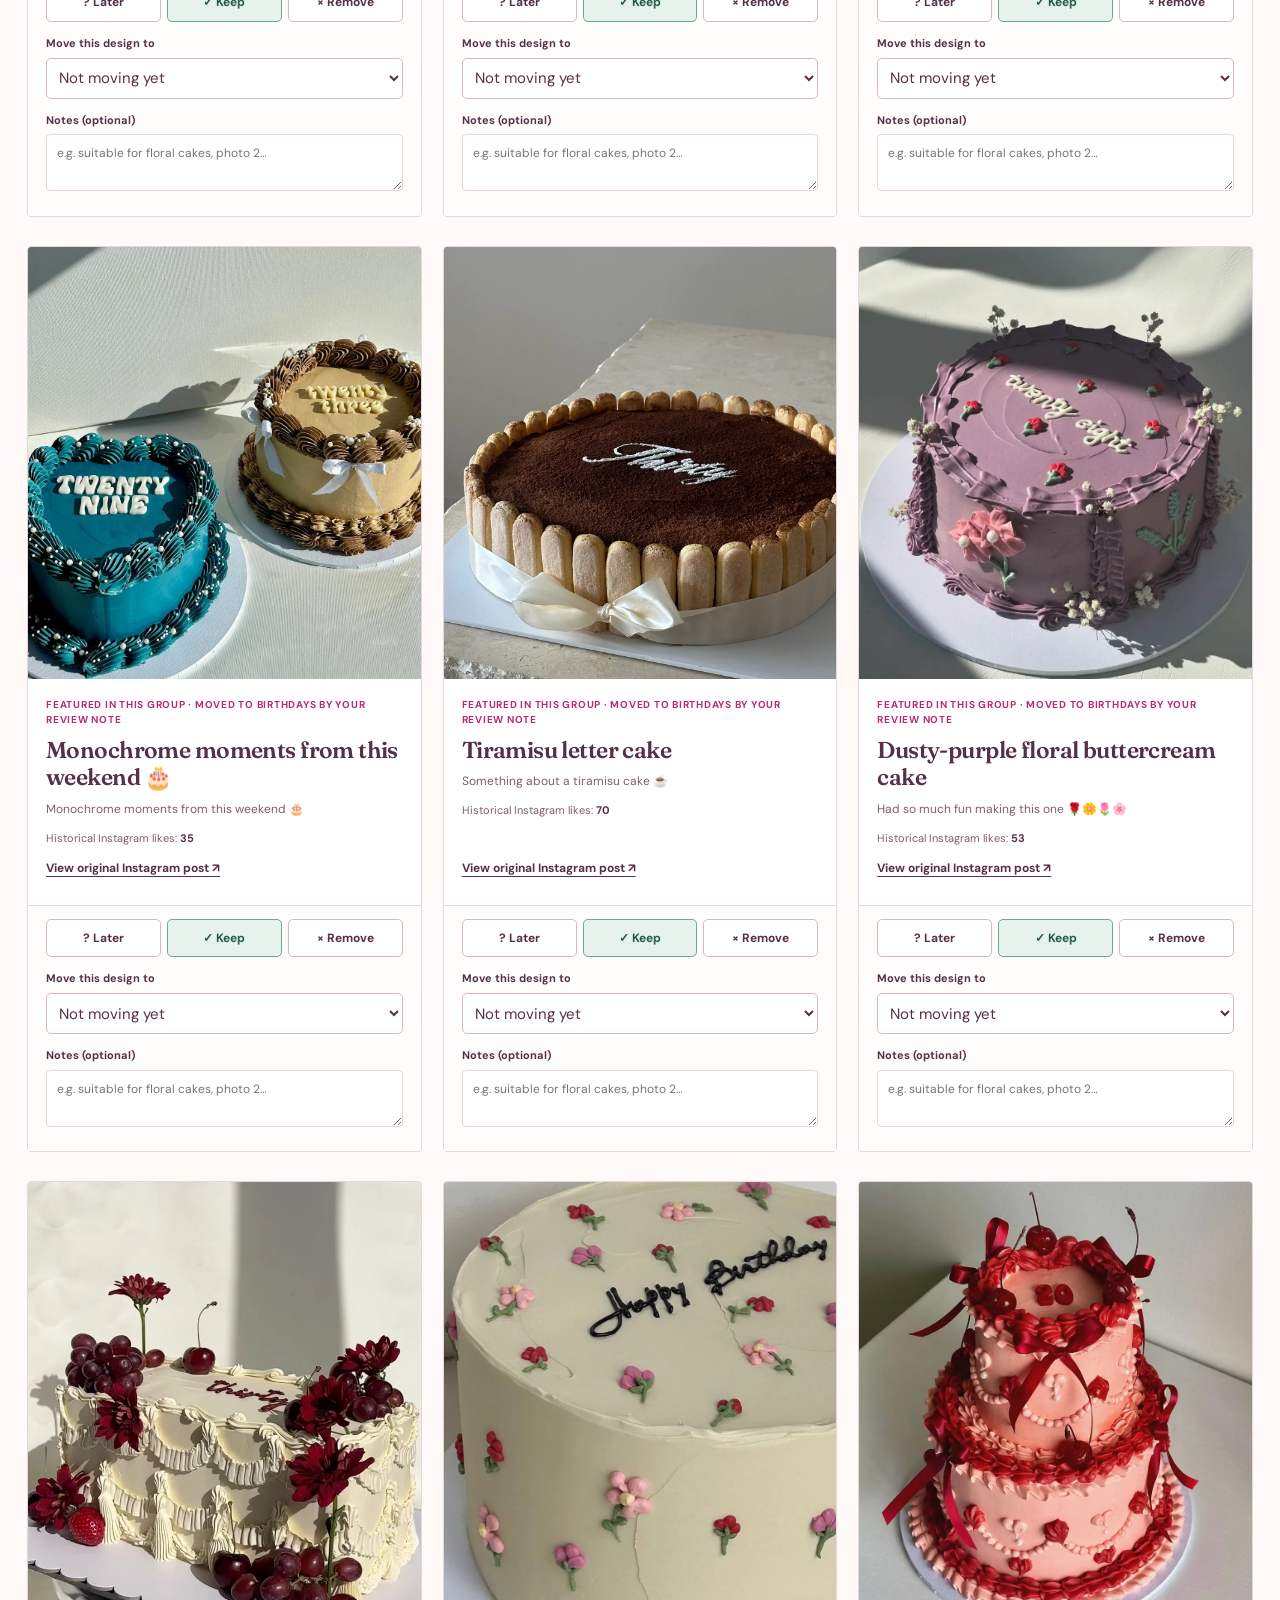
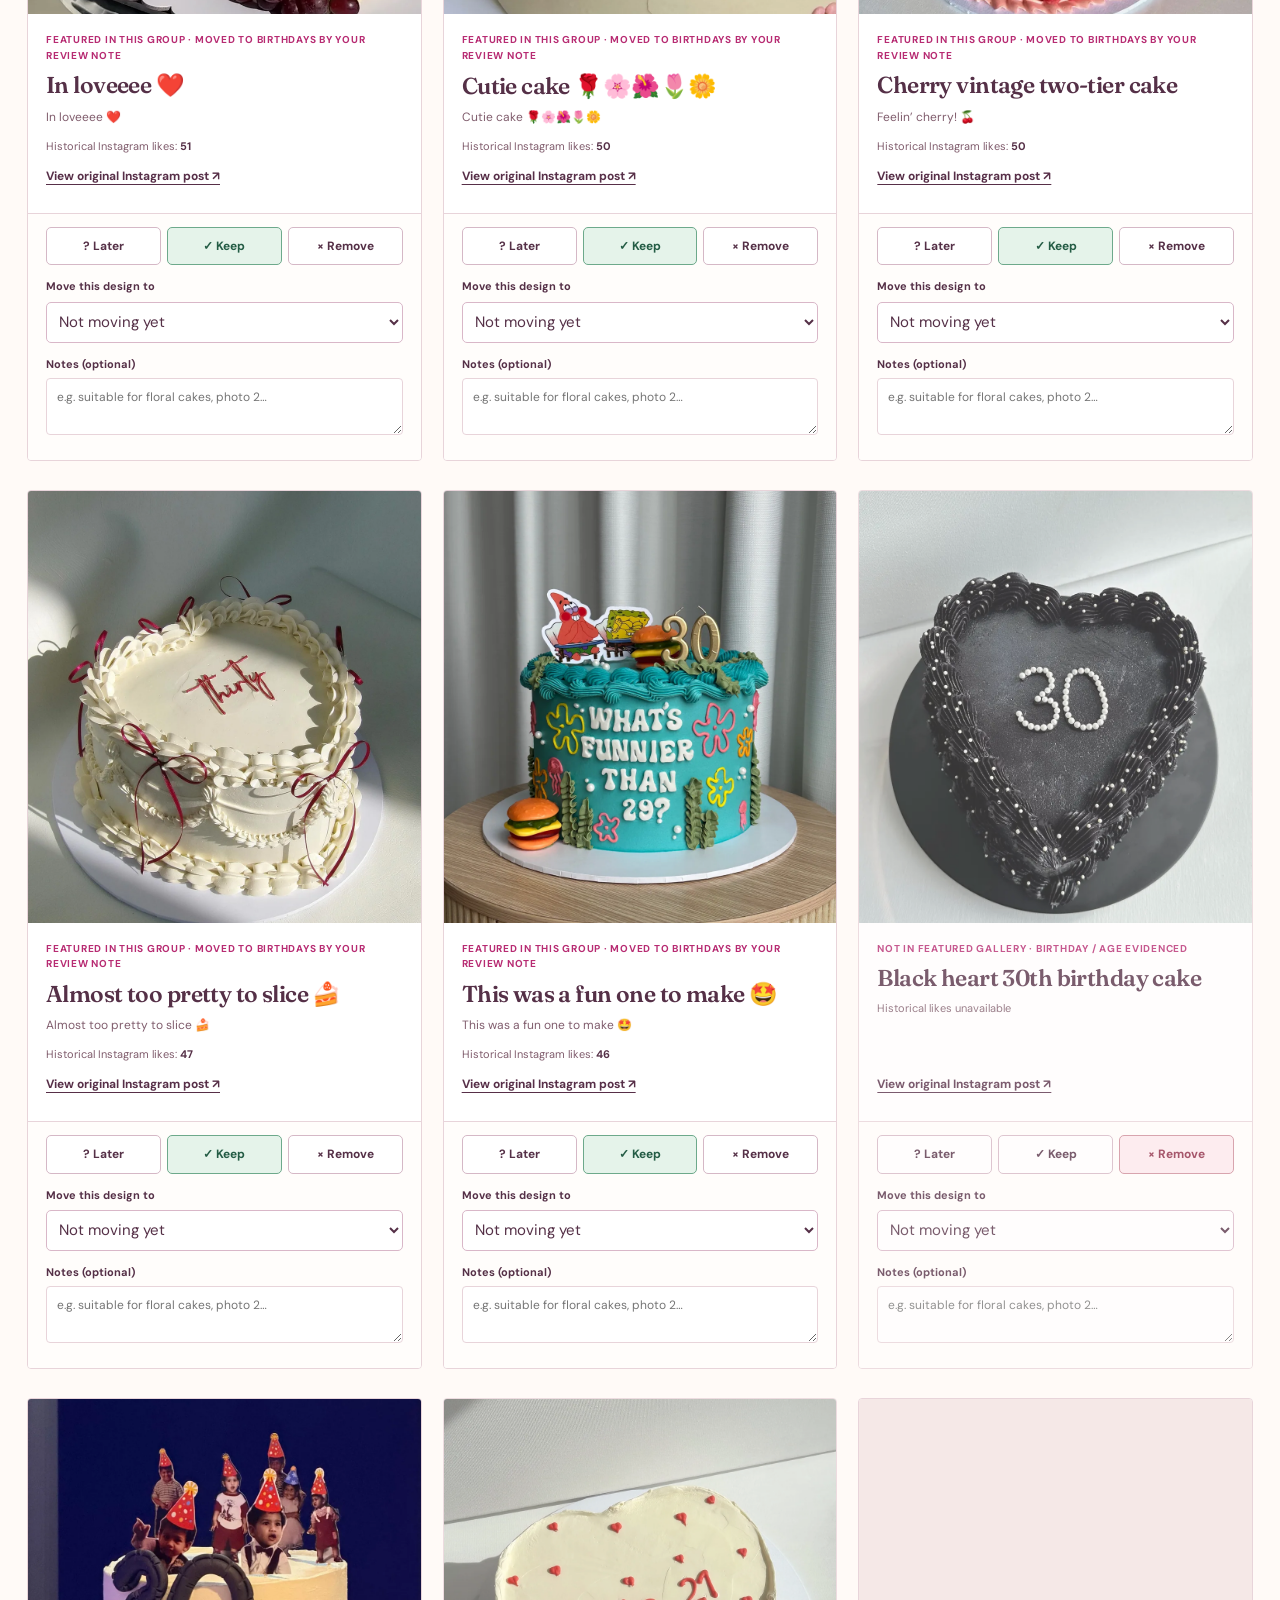
<file: review/index.html>
<!doctype html>
<html lang="en-AU">
<head>
<meta charset="utf-8"><meta name="viewport" content="width=device-width,initial-scale=1">
<meta name="robots" content="noindex,nofollow,noarchive">
<meta name="theme-color" content="#fedcde">
<title>Owner gallery review — Mads About Cake</title>
<meta name="description" content="Private concept design review for birthday, cupcake, wedding, baby, love and uncategorised cake designs.">
<link rel="icon" type="image/png" href="/favicon.png">
<link rel="stylesheet" href="/assets/gallery-review.css?v=20261030-8">
<script src="/assets/gallery-review.js?v=20261030-9" defer></script>
</head>
<body>
<div class="preview-strip">Mads About Cake <span aria-hidden="true">·</span> Concept review only <span aria-hidden="true">·</span> Not the public gallery</div>
<header class="review-header">
  <a class="brand" href="/"><img src="/assets/mads-logo.webp" alt="" width="54" height="54"> <span>Mads About Cake</span></a>
  <a class="back" href="/cakes/">← Back to curated gallery</a>
</header>
<main class="wrap" id="main">
  <section class="intro">
    <div><p class="eyebrow">OWNER REVIEW  /  30 OCTOBER 2026</p>
      <h1>Choose the designs <em>you love.</em></h1>
      <p>Work through designs in each category, move anything misplaced using <strong>Move this design to</strong>, and group what's left in Other. Once assigned, designs disappear from the pending queue but remain accessible under Show all designs. Export a CSV to apply changes to the website.</p></div>
    <div class="guide"><strong>Work-in-progress review</strong><p>Your earlier selections are carried forward, and new decisions save automatically in <em>this browser</em>. They are not sent anywhere. Use Copy review or Download CSV to keep a backup before switching devices or clearing browser data.</p></div>
  </section>
  <div class="review-controls" aria-label="Review settings">
    <div class="tabs" role="tablist" aria-label="Review category">
      <button type="button" role="tab" data-group="birthdays" aria-selected="true">Birthdays <span>54</span></button>
      <button type="button" role="tab" data-group="cupcakes" aria-selected="false">Cupcakes <span>35</span></button>
      <button type="button" role="tab" data-group="weddings" aria-selected="false">Weddings <span>18</span></button>
      <button type="button" role="tab" data-group="baby" aria-selected="false">Baby <span>18</span></button>
      <button type="button" role="tab" data-group="love" aria-selected="false">Love &amp; anniversaries <span>22</span></button>
      <button type="button" role="tab" data-group="other" aria-selected="false">Other · to categorise <span>28</span></button>
    </div>
    <div class="actions">
      <button id="copy" type="button" class="action-primary">Copy my review</button>
      <button id="download" type="button" class="action-secondary">Download CSV</button>
    </div>
  </div>
  <div class="toolbar">
    <div class="stats"><span><b id="total">—</b> designs</span><span><b id="kept">0</b> keep</span><span><b id="removed">0</b> remove</span><span><b id="undecided">—</b> undecided</span></div>
    <div class="filters">
      <label class="sr-only" for="search">Search design</label><input id="search" type="search" placeholder="Find a design…">
      <label class="sr-only" for="status">Review status</label><select id="status"><option value="all">All decisions</option><option value="undecided">Undecided</option><option value="keep">Keep</option><option value="remove">Remove</option></select>
      <label class="sr-only" for="queue-filter">Review progress</label><select id="queue-filter"><option value="all">Show all designs</option><option value="pending">Needs a category</option><option value="handled">Already placed</option></select>
      <label class="sr-only" for="sort">Sort</label><select id="sort"><option value="existing">On site first</option><option value="name">Name A–Z</option><option value="source">Source list order</option><option value="popularity">Most likes</option></select>
    </div>
  </div>
  <p class="context" id="context">Loading original Instagram post catalogue…</p>
  <div class="review-grid" id="cards" aria-live="polite"></div>
  <div id="empty" class="empty" hidden>No designs match your search and status filters.</div>
  <section class="bottom">
    <h2>Notes for the whole gallery</h2>
    <label for="overall-notes">Anything else you want changed, removed or considered?</label>
    <textarea id="overall-notes" rows="3" placeholder="Add notes here — these save automatically in this browser…"></textarea>
    <div class="bottom-actions"><button type="button" class="action-primary" id="copy-bottom">Copy my review</button><button type="button" class="action-secondary" id="download-bottom">Download CSV</button><span id="feedback" aria-live="polite"></span></div>
    <p class="footnote">This review is for visual selection and category discovery only. Previous decisions and category moves are reflected in the expanded concept gallery. New Move to choices, notes, and proposed categories remain in this browser until you export a CSV; they are not applied to the website automatically. Other is deliberately ungrouped, not a studio-defined Signature category. Nothing you select automatically changes public publishing status. This preview is not password protected: do not share broadly.</p>
  </section>
</main>
<dialog id="photo-dialog" class="image-dialog" aria-label="Design image preview"><button type="button" class="dialog-close" id="close-dialog" aria-label="Close image">×</button><img id="dialog-image" src="/assets/mads-logo.webp" alt=""><p id="dialog-caption"></p></dialog>
</body></html>
</file>
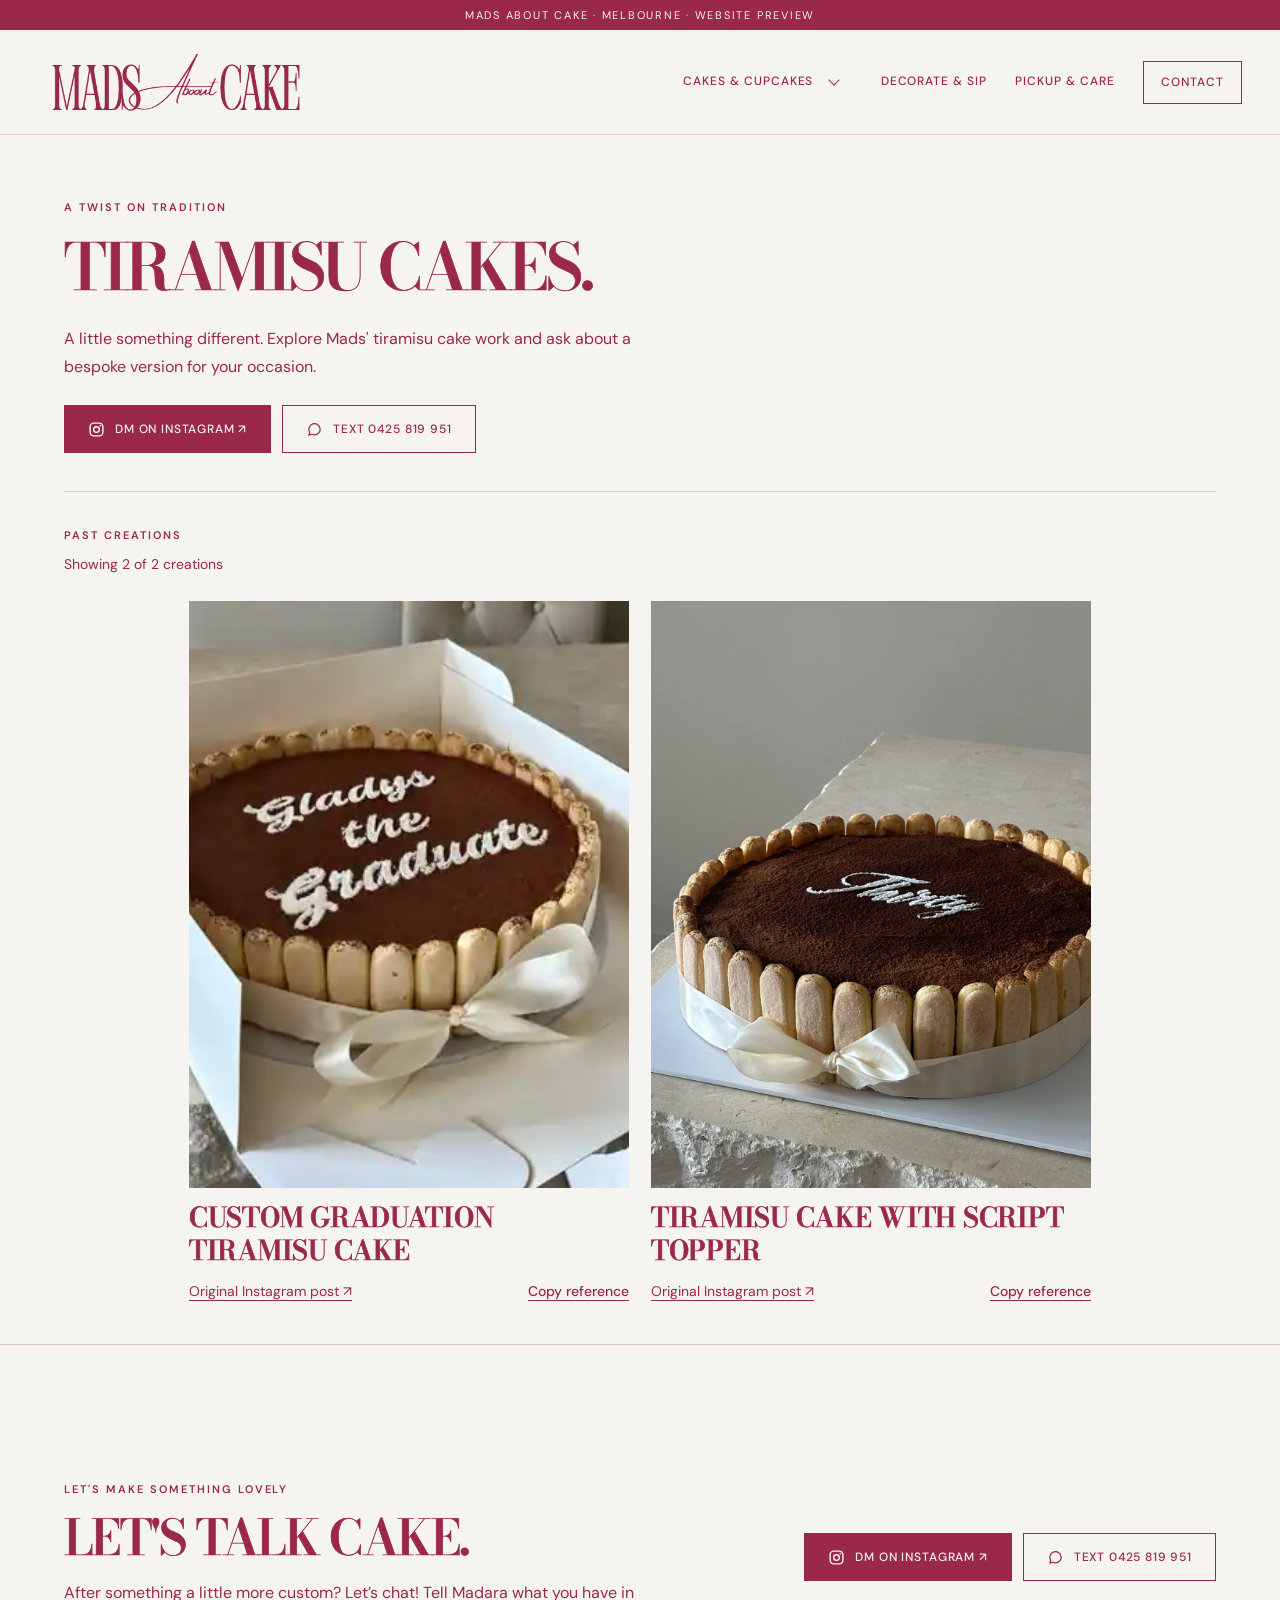
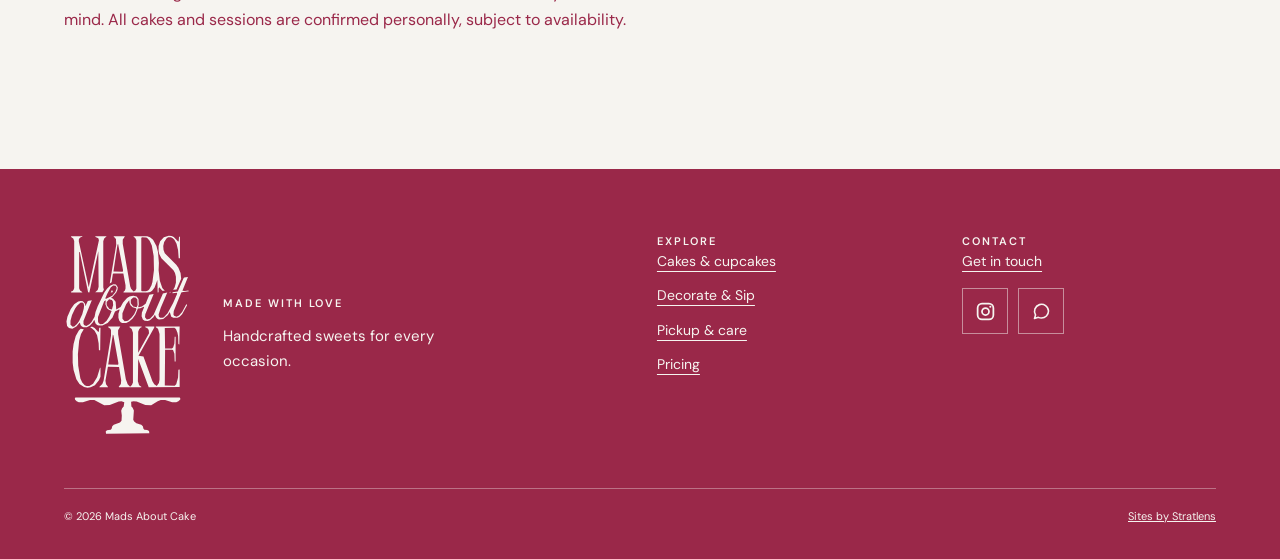
<file: tiramisu-cakes/index.html>
<!doctype html><html lang="en-AU"><head><meta charset="utf-8"><meta name="viewport" content="width=device-width,initial-scale=1"><meta name="robots" content="noindex,nofollow"><meta name="theme-color" content="#9A2849"><title>Tiramisu cakes | Mads About Cake</title><meta name="description" content="Explore custom tiramisu cake inspiration from Mads About Cake and enquire directly about your own."><link rel="icon" type="image/png" href="/assets/brand/monogram-owner-transparent.png?v=20261105-brand1"><link rel="stylesheet" href="/assets/brand-site.css?v=20261109-typepolish1"><script src="/assets/brand-site.js?v=20261105-finalpolish1" defer></script></head><body><a class="skip-link" href="#main">Skip to content</a><div class="brand-topline">Mads About Cake · Melbourne · Website preview</div><header class="site-header"><div class="header-inner"><button type="button" class="mobile-nav-toggle" data-mobile-nav-toggle aria-label="Open navigation menu" aria-controls="mobile-site-menu" aria-expanded="false"><span class="mobile-nav-toggle__bars" aria-hidden="true"></span></button><a class="brand-link" href="/" aria-label="Mads About Cake home"><img src="/assets/brand/wordmark-owner-transparent.png?v=20261105-brand1" alt="Mads About Cake" width="250" height="62"></a><nav class="brand-links" aria-label="Main navigation"><div class="nav-cakes" data-cake-menu><a class="nav-cakes__main" href="/cakes/">Cakes &amp; cupcakes</a><button class="nav-cakes__toggle" type="button" aria-label="Show cake and cupcake categories" aria-controls="cakes-submenu" aria-expanded="false" data-cake-toggle><span class="nav-cakes__chevron" aria-hidden="true"></span></button><div class="nav-cakes__submenu" id="cakes-submenu" data-cake-panel hidden><a href="/cakes/">Explore all</a><a href="/weddings/">Weddings</a><a href="/celebrations/">Celebrations</a><a href="/tiramisu-cakes/" aria-current="page">Tiramisu</a></div></div><a href="/decorate-and-sip/">Decorate &amp; Sip</a><a href="/cake-care/">Pickup &amp; care</a><a href="/enquire/" class="contact-nav">Contact</a></nav><a class="mobile-header-contact" href="/enquire/" aria-label="Contact Mads About Cake" title="Contact Mads About Cake"><span class="mobile-header-contact__glyph" aria-hidden="true"></span></a></div><nav id="mobile-site-menu" class="mobile-site-menu" data-mobile-nav aria-label="Mobile navigation" hidden><div class="mobile-site-menu__inner"><div class="mobile-site-menu__group"><div class="mobile-site-menu__group-head"><a class="mobile-site-menu__group-link" href="/cakes/">Cakes &amp; cupcakes<span class="mobile-site-menu__all" aria-hidden="true">↗</span></a><button class="mobile-site-menu__group-toggle" type="button" data-mobile-cakes-toggle aria-label="Show cake categories" aria-expanded="false" aria-controls="mobile-cakes-submenu"><span class="mobile-site-menu__chevron" aria-hidden="true"></span></button></div><div id="mobile-cakes-submenu" class="mobile-site-menu__subnav" data-mobile-cakes-panel hidden><a href="/weddings/">Weddings<span aria-hidden="true">↗</span></a><a href="/celebrations/">Celebrations<span aria-hidden="true">↗</span></a><a href="/tiramisu-cakes/" aria-current="page">Tiramisu<span aria-hidden="true">↗</span></a></div></div><div class="mobile-site-menu__primary"><a href="/decorate-and-sip/">Decorate &amp; Sip<span aria-hidden="true">↗</span></a><a href="/cake-care/">Pickup &amp; care<span aria-hidden="true">↗</span></a><a href="/enquire/">Contact<span aria-hidden="true">↗</span></a></div></div></nav></header><div class="mobile-menu-backdrop" data-mobile-backdrop hidden></div><main id="main"><section class="page-hero container"><p class="eyebrow">A twist on tradition</p><h1 class="display display--small">Tiramisu cakes.</h1><p class="copy">A little something different. Explore Mads' tiramisu cake work and ask about a bespoke version for your occasion.</p><div class="btns"><a class="btn" data-ig-contact href="https://ig.me/m/madsaboutcake">DM on Instagram ↗</a><a class="btn btn-outline" data-mobile-link href="sms:+61425819951">Text 0425 819 951</a></div><p class="mobile-pending" data-mobile-pending></p></section><section class="container"><div class="editorial-rule"></div><p class="eyebrow" style="margin-bottom:8px">Past creations</p><h2 class="gallery-section-heading">Explore tiramisu creations</h2><p class="gallery-count" id="gallery-count" aria-live="polite">Loading creations…</p><div class="gallery-filters" id="gallery-filters" aria-label="Filter creations" hidden></div><div class="gallery" data-gallery="tiramisu"></div><div class="gallery-more-wrap"><button class="btn btn-outline" id="gallery-show-more" type="button" hidden>Show more creations</button></div></section><section class="contact-strip"><div class="container contact-strip__inner"><div><p class="eyebrow">Let's make something lovely</p><h2 class="section-title">Let's talk cake.</h2><p>After something a little more custom? Let’s chat! Tell Madara what you have in mind. All cakes and sessions are confirmed personally, subject to availability.</p></div><div><div class="btns"><a class="btn" data-ig-contact href="https://ig.me/m/madsaboutcake" target="_blank" rel="noopener noreferrer">DM on Instagram ↗</a><a class="btn btn-outline" data-mobile-link href="sms:+61425819951">Text 0425 819 951</a></div><p class="mobile-pending" data-mobile-pending></p></div></div></section></main><footer class="brand-footer"><div class="container"><div class="footer-cols"><div class="footer-brand"><a href="/" class="footer-brand__mark" aria-label="Mads About Cake home"><img src="/assets/brand/stacked-owner-cream.svg" width="124" height="197" alt="Mads About Cake stacked cake-stand logo" loading="lazy"></a><div class="footer-brand__copy"><p class="eyebrow" style="color:var(--cream)">Made with love</p><p class="footer-tagline">Handcrafted sweets for every occasion.</p></div></div><div><p class="eyebrow" style="color:var(--cream)">Explore</p><nav aria-label="Footer explore"><a href="/cakes/">Cakes &amp; cupcakes</a><a href="/decorate-and-sip/">Decorate &amp; Sip</a><a href="/cake-care/">Pickup &amp; care</a><a href="/pricing/">Pricing</a></nav></div><div><p class="eyebrow" style="color:var(--cream)">Contact</p><nav aria-label="Footer contact"><a href="/enquire/">Get in touch</a></nav><div class="footer-contact-icons" aria-label="Quick contact options"><a class="footer-contact-icons__link" href="https://ig.me/m/madsaboutcake" target="_blank" rel="noopener noreferrer" aria-label="DM on Instagram" title="DM on Instagram"><span class="footer-contact-icons__glyph footer-contact-icons__glyph--instagram" aria-hidden="true"></span></a><a class="footer-contact-icons__link" href="sms:+61425819951" aria-label="Text 0425 819 951" title="Text 0425 819 951"><span class="footer-contact-icons__glyph footer-contact-icons__glyph--message" aria-hidden="true"></span></a></div></div></div><div class="footer-bottom"><span>© 2026 Mads About Cake</span><a href="https://www.stratlens.com/websites/" target="_blank" rel="noopener noreferrer">Sites by Stratlens</a></div></div></footer></body></html>
</file>
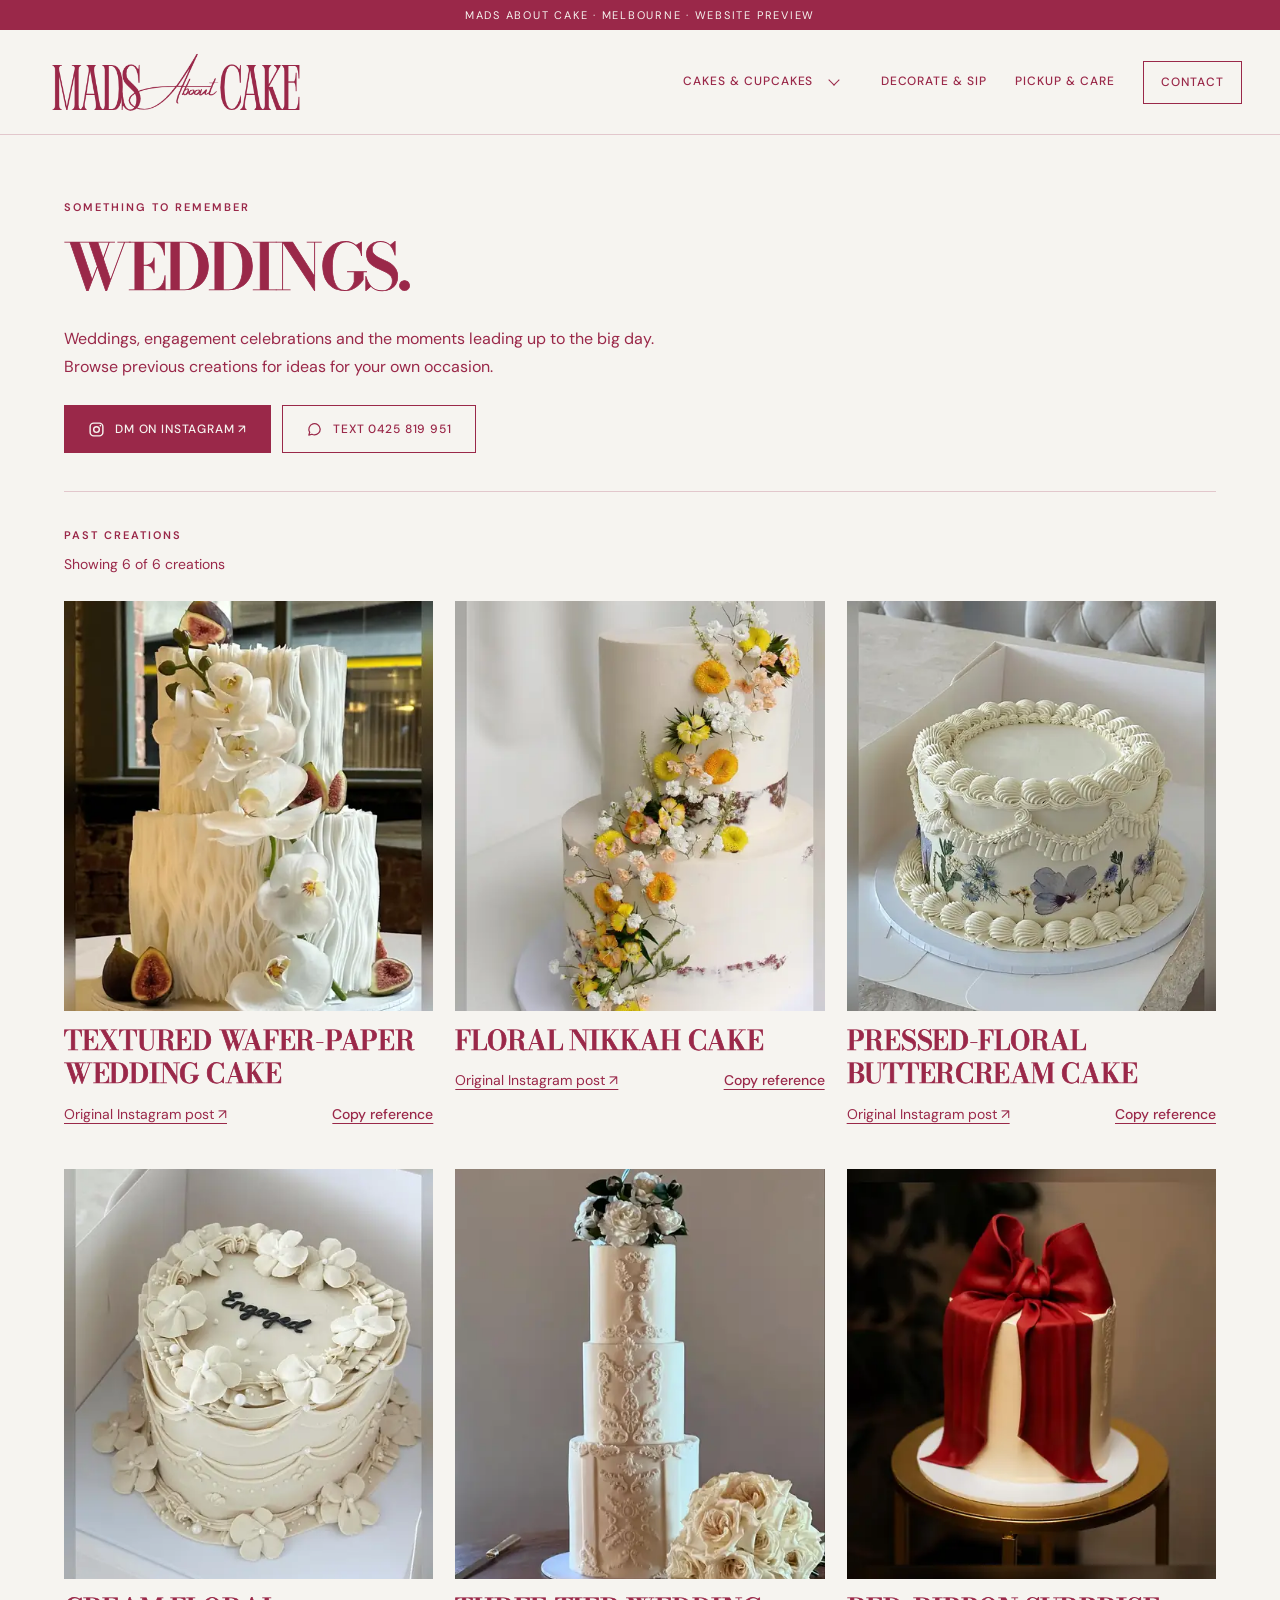
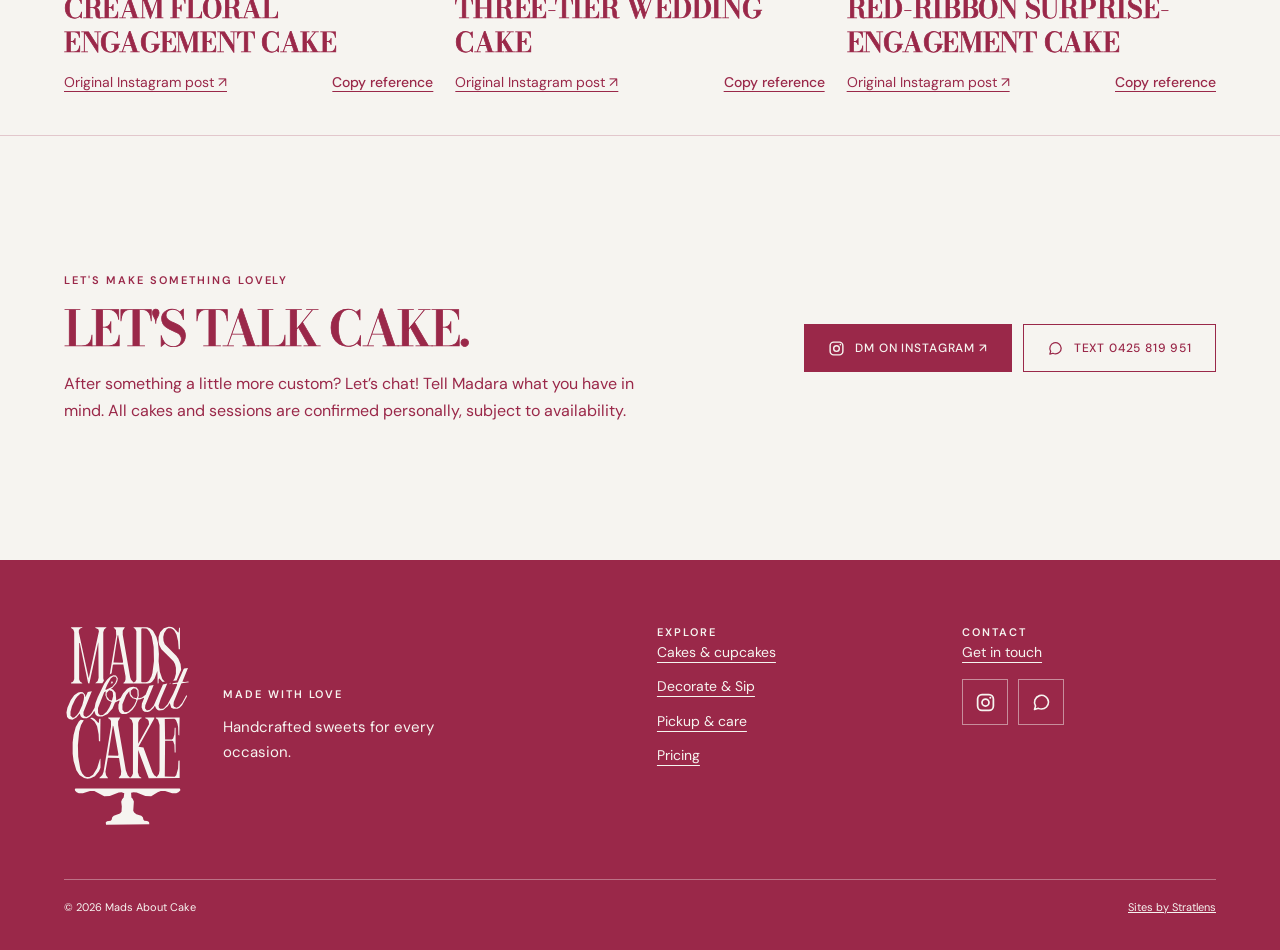
<file: weddings/index.html>
<!doctype html><html lang="en-AU"><head><meta charset="utf-8"><meta name="viewport" content="width=device-width,initial-scale=1"><meta name="robots" content="noindex,nofollow"><meta name="theme-color" content="#9A2849"><title>Weddings | Mads About Cake</title><meta name="description" content="Bespoke wedding cakes made for your day. Browse Mads About Cake's previous wedding creations and enquire directly."><link rel="icon" type="image/png" href="/assets/brand/monogram-owner-transparent.png?v=20261105-brand1"><link rel="stylesheet" href="/assets/brand-site.css?v=20261109-typepolish1"><script src="/assets/brand-site.js?v=20261105-finalpolish1" defer></script></head><body><a class="skip-link" href="#main">Skip to content</a><div class="brand-topline">Mads About Cake · Melbourne · Website preview</div><header class="site-header"><div class="header-inner"><button type="button" class="mobile-nav-toggle" data-mobile-nav-toggle aria-label="Open navigation menu" aria-controls="mobile-site-menu" aria-expanded="false"><span class="mobile-nav-toggle__bars" aria-hidden="true"></span></button><a class="brand-link" href="/" aria-label="Mads About Cake home"><img src="/assets/brand/wordmark-owner-transparent.png?v=20261105-brand1" alt="Mads About Cake" width="250" height="62"></a><nav class="brand-links" aria-label="Main navigation"><div class="nav-cakes" data-cake-menu><a class="nav-cakes__main" href="/cakes/">Cakes &amp; cupcakes</a><button class="nav-cakes__toggle" type="button" aria-label="Show cake and cupcake categories" aria-controls="cakes-submenu" aria-expanded="false" data-cake-toggle><span class="nav-cakes__chevron" aria-hidden="true"></span></button><div class="nav-cakes__submenu" id="cakes-submenu" data-cake-panel hidden><a href="/cakes/">Explore all</a><a href="/weddings/" aria-current="page">Weddings</a><a href="/celebrations/">Celebrations</a><a href="/tiramisu-cakes/">Tiramisu</a></div></div><a href="/decorate-and-sip/">Decorate &amp; Sip</a><a href="/cake-care/">Pickup &amp; care</a><a href="/enquire/" class="contact-nav">Contact</a></nav><a class="mobile-header-contact" href="/enquire/" aria-label="Contact Mads About Cake" title="Contact Mads About Cake"><span class="mobile-header-contact__glyph" aria-hidden="true"></span></a></div><nav id="mobile-site-menu" class="mobile-site-menu" data-mobile-nav aria-label="Mobile navigation" hidden><div class="mobile-site-menu__inner"><div class="mobile-site-menu__group"><div class="mobile-site-menu__group-head"><a class="mobile-site-menu__group-link" href="/cakes/">Cakes &amp; cupcakes<span class="mobile-site-menu__all" aria-hidden="true">↗</span></a><button class="mobile-site-menu__group-toggle" type="button" data-mobile-cakes-toggle aria-label="Show cake categories" aria-expanded="false" aria-controls="mobile-cakes-submenu"><span class="mobile-site-menu__chevron" aria-hidden="true"></span></button></div><div id="mobile-cakes-submenu" class="mobile-site-menu__subnav" data-mobile-cakes-panel hidden><a href="/weddings/" aria-current="page">Weddings<span aria-hidden="true">↗</span></a><a href="/celebrations/">Celebrations<span aria-hidden="true">↗</span></a><a href="/tiramisu-cakes/">Tiramisu<span aria-hidden="true">↗</span></a></div></div><div class="mobile-site-menu__primary"><a href="/decorate-and-sip/">Decorate &amp; Sip<span aria-hidden="true">↗</span></a><a href="/cake-care/">Pickup &amp; care<span aria-hidden="true">↗</span></a><a href="/enquire/">Contact<span aria-hidden="true">↗</span></a></div></div></nav></header><div class="mobile-menu-backdrop" data-mobile-backdrop hidden></div><main id="main"><section class="page-hero container"><p class="eyebrow">Something to remember</p><h1 class="display display--small">Weddings.</h1><p class="copy">Weddings, engagement celebrations and the moments leading up to the big day. Browse previous creations for ideas for your own occasion.</p><div class="btns"><a class="btn" data-ig-contact href="https://ig.me/m/madsaboutcake">DM on Instagram ↗</a><a class="btn btn-outline" data-mobile-link href="sms:+61425819951">Text 0425 819 951</a></div><p class="mobile-pending" data-mobile-pending></p></section><section class="container"><div class="editorial-rule"></div><p class="eyebrow" style="margin-bottom:8px">Past creations</p><h2 class="gallery-section-heading">Explore wedding and engagement creations</h2><p class="gallery-count" id="gallery-count" aria-live="polite">Loading creations…</p><div class="gallery-filters" id="gallery-filters" aria-label="Filter creations" hidden></div><div class="gallery" data-gallery="weddings"></div><div class="gallery-more-wrap"><button class="btn btn-outline" id="gallery-show-more" type="button" hidden>Show more creations</button></div></section><section class="contact-strip"><div class="container contact-strip__inner"><div><p class="eyebrow">Let's make something lovely</p><h2 class="section-title">Let's talk cake.</h2><p>After something a little more custom? Let’s chat! Tell Madara what you have in mind. All cakes and sessions are confirmed personally, subject to availability.</p></div><div><div class="btns"><a class="btn" data-ig-contact href="https://ig.me/m/madsaboutcake" target="_blank" rel="noopener noreferrer">DM on Instagram ↗</a><a class="btn btn-outline" data-mobile-link href="sms:+61425819951">Text 0425 819 951</a></div><p class="mobile-pending" data-mobile-pending></p></div></div></section></main><footer class="brand-footer"><div class="container"><div class="footer-cols"><div class="footer-brand"><a href="/" class="footer-brand__mark" aria-label="Mads About Cake home"><img src="/assets/brand/stacked-owner-cream.svg" width="124" height="197" alt="Mads About Cake stacked cake-stand logo" loading="lazy"></a><div class="footer-brand__copy"><p class="eyebrow" style="color:var(--cream)">Made with love</p><p class="footer-tagline">Handcrafted sweets for every occasion.</p></div></div><div><p class="eyebrow" style="color:var(--cream)">Explore</p><nav aria-label="Footer explore"><a href="/cakes/">Cakes &amp; cupcakes</a><a href="/decorate-and-sip/">Decorate &amp; Sip</a><a href="/cake-care/">Pickup &amp; care</a><a href="/pricing/">Pricing</a></nav></div><div><p class="eyebrow" style="color:var(--cream)">Contact</p><nav aria-label="Footer contact"><a href="/enquire/">Get in touch</a></nav><div class="footer-contact-icons" aria-label="Quick contact options"><a class="footer-contact-icons__link" href="https://ig.me/m/madsaboutcake" target="_blank" rel="noopener noreferrer" aria-label="DM on Instagram" title="DM on Instagram"><span class="footer-contact-icons__glyph footer-contact-icons__glyph--instagram" aria-hidden="true"></span></a><a class="footer-contact-icons__link" href="sms:+61425819951" aria-label="Text 0425 819 951" title="Text 0425 819 951"><span class="footer-contact-icons__glyph footer-contact-icons__glyph--message" aria-hidden="true"></span></a></div></div></div><div class="footer-bottom"><span>© 2026 Mads About Cake</span><a href="https://www.stratlens.com/websites/" target="_blank" rel="noopener noreferrer">Sites by Stratlens</a></div></div></footer></body></html>
</file>
<file: assets/brand-site.css>
@import url('https://fonts.googleapis.com/css2?family=Bodoni+Moda:opsz,wght@6..96,400;6..96,500;6..96,600&family=DM+Sans:wght@300;400;500;600&display=swap');
/* Exact owner-approved font family names for private/local type testing.
   These font faces load ONLY fonts already installed on the visitor's device.
   No proprietary font files are hosted or redistributed by this website.
   Replace local() sources with authorised webfont URLs after licence clearance. */
@font-face{
  font-family:'Mads Perandory Condensed Local';
  src:local('Perandory-Condensed'),local('Perandory Condensed'),local('Perandory Cond');
  font-style:normal;
  font-weight:400;
}
@font-face{
  font-family:'Mads Helvetica Now Display Light Local';
  src:local('HelveticaNowDisplay-Light'),local('Helvetica Now Display Light'),local('HelveticaNowDisplay Light');
  font-style:normal;
  font-weight:300;
}
/* Brand guideline: Perandory Condensed, Amorea, Amsterdam Four, Helvetica Now Display Light.
   Locally installed fonts are detected for preview; public webfont files still require licensing. The exact approved styles are Perandory Condensed and Helvetica Now Display Light.
   Colour values exactly from page 6, no invented accent colours. */
:root{--crimson:#9A2849;--cream:#F6F4F0;--ink:var(--crimson);--display:'Mads Perandory Condensed Local','Perandory Condensed','Bodoni Moda',Georgia,serif;--script:'Amorea','Amsterdam Four','Brittany',cursive;--body:'Mads Helvetica Now Display Light Local','Helvetica Now Display','Helvetica Neue','DM Sans',Arial,sans-serif;--border:rgba(154,40,73,.22)}
*{box-sizing:border-box}html{scroll-behavior:smooth}body{margin:0;background:var(--cream);color:var(--ink);font:300 16px/1.7 var(--body)}a{color:inherit}a:focus-visible,button:focus-visible{outline:3px solid var(--crimson);outline-offset:3px}img{max-width:100%;display:block}button{font:inherit}h1,h2,h3,p{margin:0}.display{font:500 clamp(56px,8vw,136px)/.89 var(--display);letter-spacing:-.055em;text-transform:uppercase}.display--small{font-size:clamp(48px,6vw,96px)}.section-title{font:500 clamp(42px,5vw,76px)/.98 var(--display);letter-spacing:-.035em;text-transform:uppercase}.eyebrow{font:500 11px/1.5 var(--body);text-transform:uppercase;letter-spacing:.2em;color:var(--crimson)}.copy{max-width:590px;font-size:clamp(15px,1.4vw,18px);line-height:1.8}.center{text-align:center}.muted{opacity:.76}.container{width:min(1320px,90vw);margin:auto}.brand-topline{background:var(--crimson);color:var(--cream);font:400 10px/1.3 var(--body);letter-spacing:.16em;text-align:center;text-transform:uppercase;padding:8px 12px}.site-header{background:var(--cream);border-bottom:1px solid var(--border);position:relative;z-index:2}.header-inner{width:min(1460px,94vw);margin:auto;display:flex;align-items:center;justify-content:space-between;gap:30px;min-height:104px}.brand-link{display:block;flex:none;width:clamp(190px,22vw,276px)}.brand-link img{width:100%;max-height:84px;object-fit:contain}.brand-links{display:flex;flex-wrap:wrap;align-items:center;justify-content:flex-end;gap:clamp(12px,2.2vw,35px)}.brand-links a{font-size:12px;font-weight:500;letter-spacing:.08em;text-decoration:none;text-transform:uppercase;white-space:nowrap;border-bottom:1px solid transparent;padding:7px 0}.brand-links a:hover,.brand-links a[aria-current=page]{border-color:var(--crimson)}.brand-links a.contact-nav{border:1px solid var(--crimson);padding:10px 17px}.brand-links a.contact-nav:hover{background:var(--crimson);color:var(--cream)}.brand-footer{background:var(--crimson);color:var(--cream);padding:58px 0 22px;margin-top:80px}.footer-cols{display:grid;grid-template-columns:1.5fr 1fr 1fr;gap:25px}.footer-heading{font:500 47px/1 var(--display);text-transform:uppercase}.brand-footer nav{display:flex;flex-direction:column;gap:7px}.brand-footer nav a{font-size:13px;text-decoration:underline;text-underline-offset:5px}.footer-bottom{border-top:1px solid rgba(246,244,240,.36);margin-top:45px;padding-top:16px;display:flex;justify-content:space-between;gap:16px;font-size:11px}.btns{display:flex;gap:11px;flex-wrap:wrap;align-items:center}.btn{display:inline-flex;justify-content:center;align-items:center;gap:10px;min-height:48px;padding:13px 23px;background:var(--crimson);color:var(--cream);font:500 12px/1.4 var(--body);text-decoration:none;text-transform:uppercase;letter-spacing:.07em;border:1px solid var(--crimson)}.btn:hover{background:var(--ink)}.btn-outline{background:transparent;color:var(--crimson)}.btn-outline:hover{color:var(--cream);background:var(--crimson)}.btn-cream{background:var(--cream);color:var(--crimson);border-color:var(--cream)}.btn-cream:hover{background:transparent;color:var(--cream)}.section{padding:clamp(65px,8vw,120px) 0}.hero{padding:clamp(40px,6vw,85px) 0 75px}.hero-grid{display:grid;grid-template-columns:1fr 1.22fr;align-items:center;gap:clamp(30px,5vw,90px)}.hero-copy .eyebrow{margin-bottom:21px}.hero-copy h1{margin-bottom:28px}.hero-copy .copy{margin-bottom:27px}.hero-art{height:clamp(450px,42vw,640px);display:grid;grid-template-columns:1fr 1fr;gap:14px}.hero-art img{width:100%;height:100%;object-fit:cover;object-position:center}.hero-art .hero-large{grid-row:1/3;align-self:stretch}.hero-art .hero-small{min-height:0}.hero-art .hero-small:last-child{margin-top:27px;height:calc(100% - 27px)}.hero-art .hero-small:first-of-type{margin-bottom:27px;height:calc(100% - 27px)}.editorial-rule{height:1px;background:var(--border);margin-bottom:35px}.intro-row{display:flex;align-items:end;justify-content:space-between;gap:25px;margin-bottom:33px}.intro-row .copy{max-width:390px}.category-grid{display:grid;grid-template-columns:repeat(4,minmax(0,1fr));gap:17px}.category-card{text-decoration:none;display:block;min-width:0}.category-card__image{height:clamp(250px,29vw,395px);overflow:hidden;background:var(--cream)}.category-card img{width:100%;height:100%;object-fit:cover;transition:transform .4s}.category-card:hover img{transform:scale(1.04)}.category-card__name{display:flex;justify-content:space-between;align-items:center;font:500 clamp(19px,2vw,26px)/1.2 var(--display);text-transform:uppercase;padding-top:15px}.category-card__note{font-size:14px}.statement{background:var(--crimson);color:var(--cream)}.statement-grid{display:flex;justify-content:space-between;gap:40px;align-items:center}.statement .section-title{max-width:720px}.statement p{max-width:360px;margin:18px 0}.page-hero{padding:65px 0 55px}.page-hero .eyebrow{margin-bottom:19px}.page-hero .copy{margin:25px 0}.page-hero--split{display:grid;grid-template-columns:1fr 1fr;gap:55px;align-items:center}.page-hero__image{height:clamp(380px,42vw,610px)}.page-hero__image img{width:100%;height:100%;object-fit:cover}.gallery{display:grid;grid-template-columns:repeat(3,minmax(0,1fr));gap:42px 22px}.gallery-card{min-width:0}.gallery-card__photo{height:clamp(260px,32vw,490px);background:var(--cream);overflow:hidden;display:block}.gallery-card__photo img{width:100%;height:100%;object-fit:cover;transition:transform .3s}.gallery-card__photo:hover img{transform:scale(1.025)}.gallery-card__meta{padding-top:13px}.gallery-card__meta h3{font:500 27px/1.25 var(--display);text-transform:uppercase;letter-spacing:-.01em}.gallery-card__meta .eyebrow{margin-bottom:6px}.gallery-card__links{display:flex;justify-content:space-between;gap:10px;font-size:14px;margin-top:10px}.gallery-card__links a{text-underline-offset:4px}.gallery-count{padding:0 0 25px;font-size:13px}.empty{border:1px solid var(--border);padding:45px;text-align:center}.contact-strip{padding:72px 0;border-top:1px solid var(--border)}.contact-strip__inner{display:flex;justify-content:space-between;align-items:center;gap:40px}.contact-strip p{max-width:590px;margin:15px 0}.contact-strip .btns{justify-content:flex-end}.availability{font-size:12px;max-width:400px;margin-top:15px}.photo-composition{display:grid;grid-template-columns:1fr 1fr;gap:15px}.photo-composition img{width:100%;height:350px;object-fit:cover}.care-grid{display:grid;grid-template-columns:.8fr 1.4fr;gap:60px;padding-top:30px}.care-step{border-top:1px solid var(--border);padding:27px 0;display:grid;grid-template-columns:55px 1fr;gap:15px}.care-step__number{font:500 28px/1 var(--display)}.care-step p{margin-top:8px}.care-step h2{font:500 31px/1.1 var(--display);text-transform:uppercase}.care-callout{border:1px solid var(--crimson);padding:25px;margin:24px 0}.mobile-pending{display:none}.mobile-pending.visible{display:block;margin-top:12px;font-size:12px}.site-header,.brand-footer{font-family:var(--body)}.skip-link{position:absolute;top:-100px;background:var(--crimson);color:var(--cream);padding:13px;z-index:100}.skip-link:focus{top:0}
@media(max-width:1040px){.header-inner{flex-direction:column;gap:7px;padding:13px 0}.brand-links{justify-content:center;gap:17px}.category-grid{grid-template-columns:repeat(2,1fr)}.hero-grid{grid-template-columns:1fr 1fr}.gallery{grid-template-columns:repeat(2,1fr)}}
@media(max-width:650px){.container{width:90vw}.brand-topline{font-size:9px}.header-inner{min-height:auto}.brand-link{width:230px}.brand-links{gap:10px 15px}.brand-links a{font-size:10px}.hero{padding:50px 0}.hero-grid,.page-hero--split,.care-grid{grid-template-columns:1fr}.hero-art{height:380px}.hero-art .hero-small:last-child{margin-top:12px;height:calc(100% - 12px)}.hero-art .hero-small:first-of-type{margin-bottom:12px;height:calc(100% - 12px)}.display{font-size:clamp(56px,13vw,86px)}.intro-row,.statement-grid,.contact-strip__inner{display:block}.intro-row .copy{margin-top:20px}.category-grid{gap:25px 13px}.category-card__image{height:220px}.category-card__name{font-size:19px}.gallery{grid-template-columns:repeat(2,minmax(0,1fr));gap:22px 12px}.gallery-card__photo{height:245px}.gallery-card__meta h3{font-size:21px}.gallery-card__links{display:block}.gallery-card__links a{display:block;margin-top:6px}.statement .btns{margin-top:22px}.contact-strip .btns{justify-content:flex-start}.footer-cols{grid-template-columns:1fr 1fr}.footer-cols>div:first-child{grid-column:1/3}.footer-bottom{display:block}.page-hero__image{height:380px}.photo-composition img{height:220px}.care-step{grid-template-columns:34px 1fr}}
@media(max-width:360px){.category-grid,.gallery{grid-template-columns:1fr}.category-card__image,.gallery-card__photo{height:300px}}

/* Keep unusually long personalised cake names inside narrow cards. */
.gallery-card,.gallery-card__meta,.gallery-card__meta h3,.gallery-card__links a{min-width:0;overflow-wrap:anywhere;word-break:normal}
.gallery-card__meta h3{hyphens:auto}

/* The longest editorial category name (Celebrations) must fit on a 320px phone. */
@media(max-width:650px){.page-hero .display--small{font-size:clamp(30px,8vw,50px);overflow-wrap:anywhere;max-width:100%}}


/* Red-team owner-preview fixes. Brand colours remain exact; webfont files still
   require the owner's licensed exports rather than silently substituting assets. */
body{font-weight:400;padding-bottom:0}
.btn:hover{background:var(--cream);color:var(--crimson);border-color:var(--crimson)}
.btn-cream:hover{background:transparent;color:var(--cream)}
.statement a:focus-visible,.brand-footer a:focus-visible,.brand-topline a:focus-visible{outline:3px solid var(--cream);outline-offset:4px}
.eyebrow{font-size:12px}
.brand-topline{font-size:11px}
.brand-footer .footer-bottom{align-items:flex-start}
.gallery{padding-bottom:52px}
.gallery[data-gallery=tiramisu]{grid-template-columns:minmax(0,500px);justify-content:center}
.gallery[data-gallery=tiramisu] .gallery-card__photo{height:min(550px,80vw)}
.gallery-card__photo{display:block;width:100%;border:0;padding:0;text-align:left;cursor:zoom-in;background:var(--cream)}
.gallery-card__photo:focus-visible{outline:3px solid var(--crimson);outline-offset:4px}
.gallery-card__links{align-items:center;flex-wrap:wrap}
.gallery-card__links button{font:500 14px var(--body);border:0;background:none;color:var(--crimson);text-decoration:underline;text-underline-offset:4px;padding:4px 0;cursor:pointer}
.gallery-card__links button:hover{opacity:.7}
.gallery-card__meta h3{overflow-wrap:anywhere}
.gallery-count{font-size:14px}
.gallery-filters{display:flex;flex-wrap:wrap;gap:9px;margin-bottom:28px}
.filter-chip{border:1px solid var(--crimson);color:var(--crimson);background:var(--cream);padding:10px 16px;min-height:42px;cursor:pointer;font:500 13px var(--body)}
.filter-chip span{font-size:11px;opacity:.72;margin-left:4px}
.filter-chip[aria-pressed=true],.filter-chip:hover{color:var(--cream);background:var(--crimson)}
.gallery-more-wrap{text-align:center;margin:10px auto 45px}
.gallery-more-wrap button[hidden]{display:none}
.creation-dialog{border:0;padding:0;max-width:min(800px,90vw);max-height:93vh;overflow:auto;background:var(--cream);color:var(--crimson);box-shadow:0 24px 80px rgba(154,40,73,.27)}
.creation-dialog::backdrop{background:rgba(154,40,73,.72)}
.creation-dialog__inner{padding:22px;position:relative}
.creation-dialog img{width:100%;max-height:66vh;object-fit:contain;background:var(--cream)}
.creation-dialog__title{font:500 clamp(27px,4vw,44px)/1.13 var(--display);text-transform:uppercase;margin:14px 0 10px}
.creation-dialog__inner p{font-size:14px;margin:7px 0}
.creation-dialog__ref{font-weight:600}
.creation-dialog .btns{padding-top:12px}
.creation-dialog .dialog-post{font-size:13px;text-underline-offset:4px}
.creation-dialog__close{position:absolute;right:25px;top:25px;width:43px;height:43px;border:1px solid var(--border);background:var(--cream);color:var(--crimson);font-size:31px;cursor:pointer}
.gallery-section-heading{position:absolute;width:1px;height:1px;overflow:hidden;clip-path:inset(50%);white-space:nowrap}
.enquiry-guide{border-top:1px solid var(--border);margin-top:22px;padding-top:21px;font-size:14px}
.enquiry-guide strong{display:block;margin-bottom:7px}
.enquiry-guide ul{margin:0;padding-left:22px}
.enquiry-guide li{margin:5px 0}
.mobile-contact-bar{display:none}
@media(max-width:1040px){
 .brand-links{width:100%;flex-wrap:nowrap;overflow-x:auto;justify-content:flex-start;scrollbar-width:thin;overscroll-behavior-x:contain;padding:0 0 8px}
 .brand-links a{font-size:14px;flex:none;padding:10px 2px}
 .header-inner{gap:3px}
}
@media(max-width:650px){
 body{padding-bottom:72px}
 .brand-topline{font-size:10px}
 .header-inner{padding:8px 0}
 .brand-links{gap:20px}
 .brand-links a{font-size:14px}
 .brand-links a.contact-nav{padding:10px 14px}
 .brand-footer .footer-bottom{display:flex;flex-direction:column;gap:12px}
 .filter-chip{font-size:12px;padding:9px 11px}
 .gallery{padding-bottom:30px}
 .gallery-card__links{font-size:14px}
 .gallery-card__links button{font-size:14px}
 .mobile-contact-bar{position:fixed;bottom:0;left:0;right:0;z-index:20;display:grid;grid-template-columns:1fr 1fr;background:var(--cream);border-top:1px solid var(--border);padding:9px max(12px,env(safe-area-inset-left)) calc(9px + env(safe-area-inset-bottom)) max(12px,env(safe-area-inset-right));gap:9px}
 .mobile-contact-bar a{display:flex;align-items:center;justify-content:center;min-height:44px;padding:8px;color:var(--cream);background:var(--crimson);text-align:center;text-decoration:none;font:500 12px var(--body)}
 .mobile-contact-bar a:last-child{background:var(--cream);color:var(--crimson);border:1px solid var(--crimson)}
 .gallery[data-gallery=tiramisu] .gallery-card__photo{height:auto;aspect-ratio:3/4}
}


/* Owner-approved brand navigation refinement — main link opens full gallery,
   separate accessible chevron button reveals the compact category menu. */
.nav-cakes{position:relative;display:flex;align-items:center;white-space:nowrap}
.brand-links .nav-cakes__main{padding:7px 3px;border-bottom:1px solid transparent}
.brand-links .nav-cakes__main:hover,.brand-links .nav-cakes__main[aria-current=page]{border-bottom-color:var(--crimson)}
.nav-cakes__toggle{display:grid;place-items:center;min-width:36px;min-height:40px;padding:7px 9px;border:1px solid transparent;background:transparent;color:var(--crimson);cursor:pointer}
.nav-cakes__toggle:hover,.nav-cakes__toggle[aria-expanded=true]{border-color:var(--border)}
.nav-cakes__chevron{width:8px;height:8px;border-bottom:1.5px solid currentColor;border-right:1.5px solid currentColor;transform:translateY(-2px) rotate(45deg);transition:transform .16s}
.nav-cakes__toggle[aria-expanded=true] .nav-cakes__chevron{transform:translateY(2px) rotate(225deg)}
.nav-cakes__submenu{position:absolute;z-index:30;top:calc(100% + 7px);left:0;width:235px;background:var(--cream);border:1px solid var(--border);padding:9px 0;box-shadow:0 12px 30px rgba(91,22,49,.13)}
.nav-cakes__submenu[hidden]{display:none!important}
.brand-links .nav-cakes__submenu a{display:block;white-space:normal;padding:12px 17px;font-size:12px;font-weight:500;border:0;text-align:left;line-height:1.4}
.brand-links .nav-cakes__submenu a:hover,.brand-links .nav-cakes__submenu a[aria-current=page]{background:rgba(154,40,73,.07);color:var(--crimson);border:0}
.brand-links .nav-cakes__submenu a:focus-visible{outline:2px solid var(--crimson);outline-offset:-3px}
.brand-links .contact-nav{display:inline-flex;align-items:center;justify-content:center}
.footer-tagline{max-width:340px;margin-top:16px;font-size:15px;line-height:1.6}
.footer-cols>div:nth-child(n+2) nav{gap:12px}
.contact-strip{padding:65px 0}
.contact-strip__inner{display:grid;grid-template-columns:minmax(0,1.2fr) auto;align-items:center;gap:clamp(25px,4vw,70px)}
.contact-strip__inner .btns{justify-content:flex-end}
.btn[data-ig-contact]::before,.btn[data-mobile-link]::before,.mobile-contact-bar a::before{content:'';display:inline-block;flex:none;width:17px;height:17px;background:currentColor;mask-size:contain;mask-position:center;mask-repeat:no-repeat;-webkit-mask-size:contain;-webkit-mask-position:center;-webkit-mask-repeat:no-repeat}
.btn[data-ig-contact]::before,.mobile-contact-bar a:first-child::before{mask-image:url('/assets/icons/instagram-outline.svg');-webkit-mask-image:url('/assets/icons/instagram-outline.svg')}
.btn[data-mobile-link]::before,.mobile-contact-bar a:last-child::before{mask-image:url('/assets/icons/message-outline.svg');-webkit-mask-image:url('/assets/icons/message-outline.svg')}
.mobile-contact-bar a{gap:6px}
@media(max-width:1040px){
 .header-inner{flex-direction:column;gap:8px;padding:14px 0}
 .brand-links{justify-content:center;overflow:visible;flex-wrap:wrap;gap:12px 25px;padding-bottom:6px}
 .brand-links a{font-size:12px}
 .nav-cakes__submenu{left:0}
 .contact-strip__inner{grid-template-columns:1fr auto}
}
@media(max-width:650px){
 .brand-links{width:100%;justify-content:center;overflow:visible;flex-wrap:wrap;gap:7px 17px;padding-bottom:4px}
 .brand-links a{font-size:12px}
 .brand-links .nav-cakes__main{font-size:12px}
 .nav-cakes__toggle{min-width:35px}
 .nav-cakes__submenu{top:100%;left:0;min-width:220px;max-width:90vw}
 .brand-links .nav-cakes__submenu a{font-size:13px;padding:12px 16px}
 .contact-strip__inner{display:block}
 .contact-strip__inner .btns{justify-content:flex-start;margin-top:20px}
 .contact-strip .btns .btn{min-width:0}
 .footer-cols{gap:24px}
 .footer-tagline{font-size:14px}
}


/* Final owner-aligned Custom creations and Care guide pass, November 2026. */
.contact-signature{display:block;width:clamp(144px,15vw,220px);max-width:100%;height:auto;margin:15px 2px 0 auto;object-fit:contain}
.contact-signature--hero{width:clamp(160px,18vw,245px);margin:23px 0 0 auto}
.contact-strip__actions{min-width:0}
.care-hero{padding:clamp(60px,7vw,95px) 0 clamp(40px,5vw,66px)}
.care-hero .eyebrow{margin-bottom:18px}
.care-hero .display{max-width:1020px}
.care-hero__lead{font:500 clamp(23px,3vw,37px)/1.35 var(--display);letter-spacing:-.01em;margin:25px 0 8px}
.care-hero .copy{margin-top:4px;max-width:680px}
.care-guide{display:grid;gap:24px;padding-bottom:clamp(55px,8vw,105px)}
.care-panel{background:transparent;border:1px solid var(--border);padding:clamp(23px,3vw,40px);min-width:0}
.care-panel__head{display:flex;align-items:center;gap:20px;margin-bottom:27px}
.care-panel__head .section-title{font-size:clamp(30px,3.7vw,58px);letter-spacing:-.02em}
.care-panel__head .eyebrow{margin-bottom:6px}
.care-panel__icon{width:66px;height:66px;display:grid;place-items:center;flex:none;border:1px solid var(--border);border-radius:50%;font-size:31px;line-height:1;background:var(--cream)}
.care-tip-grid{display:grid;grid-template-columns:repeat(3,minmax(0,1fr));gap:0;list-style:none;padding:0;margin:0;counter-reset:caretip}
.care-tip-grid li{counter-increment:caretip;padding:0 24px 0 0}
.care-tip-grid li+li{border-left:1px solid var(--border);padding:0 22px}
.care-tip-grid li::before{content:'0' counter(caretip);display:block;font:600 12px var(--body);color:var(--crimson);margin:0 0 9px}
.care-tip-grid strong{display:block;font:500 clamp(22px,2.2vw,30px)/1.15 var(--display);text-transform:uppercase;margin-bottom:13px}
.care-tip-grid p,.care-bullets li{font-size:15px;line-height:1.8}
.care-guide__columns{display:grid;grid-template-columns:repeat(2,minmax(0,1fr));gap:24px}
.care-bullets{list-style:none;margin:0;padding:0}
.care-bullets li{padding:14px 0 14px 27px;position:relative;border-top:1px solid var(--border)}
.care-bullets li::before{content:'';position:absolute;width:7px;height:7px;border-radius:50%;background:var(--crimson);top:25px;left:4px}
.care-panel--reminder{background:var(--crimson);color:var(--cream);border-color:var(--crimson);display:grid;grid-template-columns:minmax(0,1fr) minmax(0,1.4fr);gap:30px;align-items:start}
.care-panel--reminder .eyebrow{color:var(--cream)}
.care-panel--reminder .care-panel__head{margin-bottom:0}
.care-panel--reminder .care-panel__icon{background:transparent;border-color:rgba(246,244,240,.5)}
.care-panel__closing p{font-size:clamp(15px,1.5vw,18px);line-height:1.8}
.care-panel__closing p+p{margin-top:22px;font-weight:500}
@media(max-width:1040px){
 .care-tip-grid{grid-template-columns:1fr}
 .care-tip-grid li,.care-tip-grid li+li{border-left:0;border-top:1px solid var(--border);padding:18px 0}
 .care-tip-grid li:first-child{border-top:0;padding-top:0}
 .care-panel--reminder{grid-template-columns:1fr}
 .care-guide__columns{grid-template-columns:1fr}
}
@media(max-width:650px){
 .contact-signature{width:165px;margin-top:15px}
 .contact-signature--hero{width:175px}
 .care-hero .display{font-size:clamp(48px,12vw,75px)}
 .care-hero__lead{font-size:clamp(22px,5.9vw,24px);margin-top:24px}
 .care-panel{padding:22px}
 .care-panel__head{gap:13px;align-items:flex-start}
 .care-panel__icon{width:49px;height:49px;font-size:24px}
 .care-panel__head .section-title{font-size:34px}
 .care-panel__closing p{font-size:15px}
 .care-guide{gap:14px}
}

.gallery-filters[hidden]{display:none!important}


/* Prevent long care headings from widening a 320px viewport. */
.care-panel__head > div{min-width:0}
.care-panel__head .section-title{overflow-wrap:anywhere}
@media(max-width:650px){
 .care-panel__head{gap:10px}
 .care-panel__head .section-title{font-size:clamp(23px,7.5vw,32px)}
 .care-panel__head .care-panel__icon{width:42px;height:42px;font-size:22px}
}

/* Minimal footer contact options: one clear contact destination, plus two accessible quick-message icons. */
.footer-contact-icons{display:flex;align-items:center;gap:10px;margin-top:16px}
.footer-contact-icons__link{width:46px;height:46px;display:inline-flex;align-items:center;justify-content:center;border:1px solid rgba(246,244,240,.5);color:var(--cream);text-decoration:none;transition:background .15s,color .15s,border-color .15s}
.footer-contact-icons__link:hover{background:var(--cream);color:var(--crimson);border-color:var(--cream)}
.footer-contact-icons__link:focus-visible{outline:3px solid var(--cream);outline-offset:4px}
.footer-contact-icons__glyph{width:21px;height:21px;display:block;background:currentColor;-webkit-mask-repeat:no-repeat;mask-repeat:no-repeat;-webkit-mask-size:contain;mask-size:contain;-webkit-mask-position:center;mask-position:center}
.footer-contact-icons__glyph--instagram{-webkit-mask-image:url('/assets/icons/instagram-outline.svg');mask-image:url('/assets/icons/instagram-outline.svg')}
.footer-contact-icons__glyph--message{-webkit-mask-image:url('/assets/icons/message-outline.svg');mask-image:url('/assets/icons/message-outline.svg')}


/* Owner-directed mobile UX, Nov 2026: preserve official logo + colours.
   Desktop header unchanged; compact mobile header uses accessible slide-down navigation. */
.mobile-nav-toggle,.mobile-header-contact,.mobile-site-menu,.mobile-menu-backdrop{display:none}
.mobile-menu-backdrop[hidden],.mobile-site-menu[hidden]{display:none!important}
.care-panel--reminder .care-panel__icon{background:var(--cream);border:1px solid var(--cream)}
.decorate-heading{max-width:100%}
@media(max-width:850px){
 .site-header{position:relative;z-index:50}
 .header-inner{display:grid;grid-template-columns:48px minmax(0,1fr) 48px;align-items:center;gap:10px;width:min(94vw,590px);min-height:92px;padding:10px 0;position:relative;z-index:3}
 .brand-link{grid-column:2;grid-row:1;justify-self:center;width:min(260px,100%);max-width:none}
 .brand-link img{width:100%;height:auto;max-height:75px;object-fit:contain}
 .brand-links{display:none!important}
 .mobile-nav-toggle{grid-column:1;grid-row:1;display:grid;place-items:center;width:48px;height:48px;border:0;background:transparent;color:var(--crimson);cursor:pointer}
 .mobile-nav-toggle__bars,.mobile-nav-toggle__bars::before,.mobile-nav-toggle__bars::after{display:block;width:25px;height:2px;background:currentColor;border-radius:1px;position:relative;transition:transform .18s,opacity .18s}
 .mobile-nav-toggle__bars::before,.mobile-nav-toggle__bars::after{content:'';position:absolute;left:0}
 .mobile-nav-toggle__bars::before{transform:translateY(-8px)}
 .mobile-nav-toggle__bars::after{transform:translateY(8px)}
 .mobile-nav-toggle[aria-expanded=true] .mobile-nav-toggle__bars{background:transparent}
 .mobile-nav-toggle[aria-expanded=true] .mobile-nav-toggle__bars::before{transform:rotate(45deg)}
 .mobile-nav-toggle[aria-expanded=true] .mobile-nav-toggle__bars::after{transform:rotate(-45deg)}
 .mobile-header-contact{grid-column:3;grid-row:1;display:flex;align-items:center;justify-content:center;width:48px;height:48px;color:var(--crimson);text-decoration:none}
 .mobile-header-contact__glyph{display:block;width:24px;height:24px;background:currentColor;-webkit-mask:url('/assets/icons/message-outline.svg') center/contain no-repeat;mask:url('/assets/icons/message-outline.svg') center/contain no-repeat}
 .mobile-nav-toggle:focus-visible,.mobile-header-contact:focus-visible{outline:3px solid var(--crimson);outline-offset:2px}
 .mobile-site-menu{display:block;position:absolute;z-index:4;left:0;right:0;top:100%;max-height:min(74dvh,650px);overflow-y:auto;background:var(--cream);box-shadow:0 18px 28px rgba(91,22,49,.16);border-top:1px solid var(--border);border-bottom:1px solid var(--border)}
 .mobile-site-menu__inner{width:min(540px,90vw);margin:0 auto;padding:18px 0 25px;display:flex;flex-direction:column}
 .mobile-site-menu__heading{font:600 12px/1.5 var(--body);letter-spacing:.16em;text-transform:uppercase;padding:5px 0 11px}
 .mobile-site-menu__inner>a{min-height:49px;display:flex;justify-content:space-between;align-items:center;gap:12px;padding:10px 4px;border-bottom:1px solid var(--border);color:var(--crimson);font:500 clamp(16px,2.5vw,19px)/1.4 var(--body);text-decoration:none}
 .mobile-site-menu__inner>a span{opacity:.7;font-size:17px}
 .mobile-site-menu__inner>a[aria-current=page]{font-weight:700}
 .mobile-site-menu__inner>a:hover{background:rgba(154,40,73,.045)}
 .mobile-site-menu__divider{margin-top:13px}
 .mobile-menu-backdrop{display:block;position:fixed;inset:0;z-index:2;background:rgba(30,10,18,.33)}
 body.mobile-nav-open{overflow:hidden}
 body.mobile-nav-open .mobile-contact-bar{visibility:hidden}
}
@media(max-width:650px){
 .brand-topline{font-size:9px;padding:6px 10px;white-space:nowrap;letter-spacing:.09em}
 .header-inner{min-height:80px;grid-template-columns:44px minmax(0,1fr) 44px;gap:7px;width:94vw;padding:8px 0}
 .brand-link{width:min(224px,100%)}
 .brand-link img{max-height:62px}
 .mobile-nav-toggle,.mobile-header-contact{width:44px;height:44px}
 /* Sticky DM/SMS bar provides the mobile contact action; avoid redundant hero buttons. */
 .hero-copy .btn[data-ig-contact],.decorate-page-hero .btns{display:none!important}
 .hero-copy .btns{margin-top:0}
 .decorate-page-hero .display.decorate-heading{font-size:clamp(30px,9.5vw,44px);letter-spacing:-.045em;line-height:1.08;white-space:nowrap;max-width:100%;overflow-wrap:normal}
 .decorate-page-hero{padding-top:50px}
}


/* Owner mobile refinement 2 — accessible nested menu, typography, measured spacing.
   Exact official crimson/cream retained; no alternative colours or fonts introduced. */
/* Brand artwork must retain its real transparency, never CSS multiply blending. */
.brand-footer{margin-top:0;padding:clamp(55px,6vw,85px) 0 33px}
.footer-cols{gap:clamp(28px,4vw,58px);align-items:start}
.footer-heading{font-size:clamp(43px,4.4vw,64px)}
.footer-bottom{margin-top:clamp(32px,4vw,53px);padding-top:18px}
.brand-footer nav a{font-size:14px;line-height:1.6}
.contact-strip{padding:clamp(35px,4.5vw,62px) 0}
.contact-strip .contact-signature{width:clamp(145px,13vw,190px);margin-top:9px}
.section{padding:clamp(48px,5.7vw,85px) 0}
.section.statement{padding:clamp(47px,5vw,72px) 0}
.hero{padding-top:clamp(35px,4vw,62px);padding-bottom:clamp(37px,5vw,65px)}
.page-hero{padding-top:clamp(36px,5vw,65px);padding-bottom:clamp(25px,3vw,44px)}
.intro-row{margin-bottom:25px}
.gallery{padding-bottom:20px}
.gallery-more-wrap{margin-bottom:20px}
.care-guide{padding-bottom:clamp(28px,4vw,65px)}
/* Brand PDF fonts are not yet licensed for web. Subtle stroke reinforces the
   thin high-contrast serif display without replacing its chosen appearance. */
.display,.section-title,.footer-heading,.category-card__name,.gallery-card__meta h3,
.care-tip-grid strong,.care-hero__lead{ -webkit-text-stroke:.32px currentColor }
.eyebrow,.mobile-site-menu__heading{font-weight:600}
.decorate-story{padding-top:clamp(32px,4.5vw,63px);padding-bottom:clamp(35px,4.5vw,67px)}
.decorate-story__grid{display:grid;grid-template-columns:minmax(0,1fr) minmax(0,1fr);gap:clamp(30px,5vw,85px);align-items:center}
.decorate-story__image img{display:block;width:100%;height:clamp(250px,27vw,380px);object-fit:cover}
.decorate-story__copy .eyebrow{margin-bottom:12px}
.decorate-story__copy .copy{margin-top:18px;max-width:540px}
@media(max-width:850px){
 .site-header{z-index:50;isolation:isolate}
 .header-inner{z-index:5}
 .mobile-site-menu{z-index:4}
 .mobile-menu-backdrop{z-index:40}
 .mobile-site-menu__inner{padding:9px 0 18px}
 .mobile-site-menu__group-head{display:grid;grid-template-columns:minmax(0,1fr) 48px;align-items:center;border-bottom:1px solid var(--border)}
 .mobile-site-menu__group-link{display:flex;justify-content:space-between;gap:12px;align-items:center;min-height:57px;padding:10px 8px 10px 4px;font:600 clamp(17px,2.5vw,20px)/1.35 var(--body);text-decoration:none}
 .mobile-site-menu__all{font-size:16px;font-weight:400;opacity:.75}
 .mobile-site-menu__group-toggle{display:grid;place-items:center;width:48px;height:50px;border:0;background:transparent;color:var(--crimson);cursor:pointer}
 .mobile-site-menu__chevron{width:11px;height:11px;border-bottom:2px solid currentColor;border-right:2px solid currentColor;transform:translateY(-3px) rotate(45deg);transition:transform .2s}
 .mobile-site-menu__group-toggle[aria-expanded=true] .mobile-site-menu__chevron{transform:translateY(3px) rotate(225deg)}
 .mobile-site-menu__subnav[hidden]{display:none!important}
 .mobile-site-menu__subnav{display:flex;flex-direction:column;padding:4px 0 9px 16px;background:rgba(154,40,73,.025)}
 .mobile-site-menu__subnav a{display:flex;justify-content:space-between;align-items:center;min-height:47px;gap:12px;padding:9px 10px;border-bottom:1px solid var(--border);font:400 clamp(15px,2.3vw,18px)/1.4 var(--body);text-decoration:none}
 .mobile-site-menu__subnav a:last-child{border-bottom:0}
 .mobile-site-menu__primary{display:flex;flex-direction:column}
 .mobile-site-menu__primary>a{display:flex;justify-content:space-between;align-items:center;gap:12px;padding:10px 4px;min-height:59px;border-bottom:1px solid var(--border);font:500 clamp(17px,2.5vw,20px)/1.4 var(--body);text-decoration:none}
 .mobile-site-menu__primary>a:last-child{border-bottom:0}
 .mobile-site-menu__primary>a span,.mobile-site-menu__subnav a span{opacity:.7}
 .mobile-site-menu__group-link:focus-visible,.mobile-site-menu__group-toggle:focus-visible,.mobile-site-menu__subnav a:focus-visible,.mobile-site-menu__primary>a:focus-visible{outline:2px solid var(--crimson);outline-offset:-2px}
 .mobile-site-menu__group-link[aria-current=page],.mobile-site-menu__primary>a[aria-current=page],.mobile-site-menu__subnav a[aria-current=page]{font-weight:700}
 .decorate-story__grid{grid-template-columns:1fr 1fr;gap:25px}
}
@media(max-width:650px){
 .section{padding:42px 0}
 .section.statement{padding:42px 0}
 .hero{padding:33px 0 41px}
 .page-hero{padding:39px 0 31px}
 .contact-strip{padding:32px 0 35px}
 .brand-footer{padding:52px 0 30px}
 .footer-cols{gap:32px 18px}
 .footer-bottom{margin-top:38px;padding-top:17px}
 .footer-heading{font-size:clamp(42px,11vw,56px)}
 .footer-cols nav a{font-size:14px}
 .contact-strip .contact-signature{width:145px}
 .category-grid{row-gap:23px}
 .intro-row{margin-bottom:19px}
 .gallery{padding-bottom:14px}
 .gallery-more-wrap{margin-bottom:13px}
 .decorate-story{padding:30px 0 38px}
 .decorate-story__grid{grid-template-columns:1fr;gap:18px}
 .decorate-story__image img{height:auto;aspect-ratio:4/3;object-fit:cover}
 .decorate-story__copy{order:-1}
 .decorate-story__copy .copy{margin-top:13px}
 .care-guide{padding-bottom:30px}
 .care-hero{padding-top:42px;padding-bottom:24px}
 .display,.section-title,.footer-heading,.category-card__name,.care-tip-grid strong,.care-hero__lead{-webkit-text-stroke:.38px currentColor}
}

/* November 2026 finishing pass: authentic transparent logo and refined proportions. */
.brand-link img{mix-blend-mode:normal;object-fit:contain;image-rendering:auto;filter:none}
.hero-contact-icons{display:flex;align-items:center;gap:11px;margin-top:5px}
.hero-contact-icons__link{width:51px;height:51px;display:inline-flex;align-items:center;justify-content:center;border:1px solid var(--crimson);color:var(--crimson);background:transparent;text-decoration:none;transition:background .2s ease,color .2s ease,border-color .2s ease}
.hero-contact-icons__link:hover{background:var(--crimson);color:var(--cream)}
.hero-contact-icons__link:focus-visible{outline:3px solid var(--crimson);outline-offset:4px}
.hero-contact-icons__link span{display:block;width:21px;height:21px;background:currentColor;mask-size:contain;mask-position:center;mask-repeat:no-repeat;-webkit-mask-size:contain;-webkit-mask-position:center;-webkit-mask-repeat:no-repeat}
.hero-contact-icons__link--instagram span{mask-image:url('/assets/icons/instagram-outline.svg');-webkit-mask-image:url('/assets/icons/instagram-outline.svg')}
.hero-contact-icons__link--message span{mask-image:url('/assets/icons/message-outline.svg');-webkit-mask-image:url('/assets/icons/message-outline.svg')}
/* Reduce cumulative padding between image-led heroes and the following section. */
.hero{padding-bottom:clamp(22px,2.7vw,39px)}
.hero + .section{padding-top:clamp(24px,3.1vw,47px)}
.decorate-page-hero{padding-top:clamp(28px,3.4vw,47px);padding-bottom:clamp(23px,2.6vw,37px)}
.decorate-page-hero .page-hero__image{height:clamp(370px,35vw,540px)}
.decorate-page-hero + .decorate-story{padding-top:clamp(22px,3.1vw,44px)}
/* Contact band visually balances burgundy footer without fixed mobile height. */
.contact-strip{padding:clamp(70px,6.3vw,98px) 0}
@media(min-width:851px){.contact-strip{min-height:425px;display:flex;align-items:center}.contact-strip>.container{flex:0 0 auto}}
/* Restore original expressive care illustrations; line art proved too clinical. */
@media(max-width:850px){.contact-strip{padding:65px 0}}
@media(max-width:650px){
 .hero-contact-icons{display:none}
 .hero{padding:33px 0 24px}
 .hero + .section{padding-top:26px}
 .decorate-page-hero{padding:37px 0 28px}
 .decorate-page-hero .page-hero__image{height:380px}
 .decorate-page-hero + .decorate-story{padding-top:24px}
 .contact-strip{padding:48px 0 50px}
 
 /* Care icon is intentionally an emoji again. */
}

/* November 2026 typography refinement: preserve the editorial Bodoni family
   while raising the minimum apparent thickness of its contrast hairlines.
   Official Perandory licensed webfont remains an owner-supplied launch dependency. */
.display,.section-title,.footer-heading,.creation-dialog__title,
.category-card__name,.gallery-card__meta h3,.care-tip-grid strong,
.care-hero__lead,.care-step h2{
 font-weight:600;
 -webkit-text-stroke:.72px currentColor;
 paint-order:stroke fill;
}
@media(max-width:650px){
 .display,.section-title,.footer-heading,.creation-dialog__title,
 .category-card__name,.gallery-card__meta h3,.care-tip-grid strong,
 .care-hero__lead,.care-step h2{-webkit-text-stroke:.68px currentColor}
}
/* Retain bullets, but remove repeated horizontal separators: whitespace
   and dots provide enough scanning structure in the two shorter care panels. */
.care-bullets li{border-top:0;padding:8px 0 9px 27px}
.care-bullets li::before{top:19px}

/* 2026-11-02 owner feedback: preserve the main gallery CTA and use icon
   links only for secondary contact on the homepage hero. */
.hero-actions{display:flex;align-items:center;flex-wrap:wrap;gap:12px}
.hero-actions>.btn{min-height:51px;white-space:normal}
.hero-actions .hero-contact-icons{margin-top:0}
.hero-actions .hero-contact-icons__link{width:51px;height:51px}

/* Three deliberate editorial lines avoid fragmented accidental wraps.
   The next cream contact strip carries the enquiry CTA; no duplicate here. */
.statement-grid{align-items:center}
.statement .statement-title{max-width:none;font-size:clamp(43px,3.7vw,62px);line-height:1.05;letter-spacing:-.036em}
.statement-line{display:block}
.statement-grid>div>p{margin:0;max-width:380px}
@media(min-width:981px){
 .statement-grid{display:grid;grid-template-columns:minmax(0,1.75fr) minmax(0,.8fr);gap:clamp(42px,5vw,88px)}
}
@media(min-width:651px) and (max-width:980px){
 .statement-grid{display:block}
 .statement-grid>div{margin-top:25px}
 .statement .statement-title{font-size:clamp(42px,5.7vw,56px)}
}

/* Decorate & Sip introductory copy follows the shared readable body scale;
   retain generous leading and the approved photo composition. */
.decorate-page-hero .copy{
 font-size:var(--type-copy);
 line-height:1.72;
 font-weight:400;
 max-width:600px;
 margin:27px 0 0;
}
@media(max-width:650px){
 .hero-actions>.btn{width:auto;min-height:49px}
 .statement .statement-title{font-size:clamp(37px,9vw,52px);line-height:1.06}
 .statement-grid>div{margin-top:25px}
 .decorate-page-hero .copy{font-size:var(--type-copy);line-height:1.72;margin-top:20px}
}

/* Final owner round-one editorial balance: equal-weight story/contact bands. */
@media(min-width:981px){
 .section.statement{
   min-height:425px;display:flex;align-items:center;
   padding:clamp(65px,5.5vw,88px) 0;
 }
 .section.statement>.container{flex:0 0 auto}
}
.statement .statement-title{line-height:1.035}
.statement-grid>div>p{
 font-size:clamp(19px,1.45vw,21px);
 line-height:1.65;
 max-width:450px;
 font-weight:400;
}
@media(min-width:651px) and (max-width:980px){
 .section.statement{min-height:auto;padding:clamp(55px,7vw,78px) 0}
 .statement-grid>div>p{font-size:19px;max-width:560px}
}
@media(max-width:650px){
 .section.statement{min-height:auto;padding:47px 0 52px;display:block}
 .statement .statement-title{font-size:clamp(32px,8vw,47px);line-height:1.065}
 .statement-grid>div>p{font-size:17px;line-height:1.7;max-width:100%}
}

/* November owner review — pricing layout uses brand crimson and cream exclusively. */
.pricing-intro{padding-bottom:40px}.pricing-intro .copy{max-width:780px}
.pricing-source-note{font-size:13px;line-height:1.7;margin-top:22px;opacity:.8;max-width:760px}
.pricing-body{padding-bottom:clamp(55px,6vw,90px)}
.pricing-body>.section-title{font-size:clamp(38px,4.5vw,67px);line-height:1.05;margin:12px 0 26px}
.pricing-intro-copy{font-size:16px;line-height:1.7;margin:0 0 26px;max-width:780px}
.pricing-grid{display:grid;grid-template-columns:repeat(3,minmax(0,1fr));gap:18px}
.pricing-grid--two{grid-template-columns:repeat(2,minmax(0,1fr))}
.pricing-panel{border:1px solid var(--border);padding:clamp(23px,3vw,38px);min-width:0}
.pricing-panel h3{font:600 clamp(26px,2.5vw,39px)/1.12 var(--display);text-transform:uppercase;letter-spacing:-.025em;margin:0 0 23px}
.pricing-panel p,.pricing-panel li{font:400 15px/1.75 var(--body);margin:9px 0}
.pricing-panel strong{font-weight:600}
.pricing-panel ul{padding-left:20px}
.pricing-price{font:600 clamp(31px,3vw,44px)/1.1 var(--display)!important;margin:6px 0 24px!important}
.pricing-price span{font:400 15px/1.5 var(--body)}
.pricing-table{width:100%;border-collapse:collapse}
.pricing-table caption{position:absolute;width:1px;height:1px;overflow:hidden;clip-path:inset(50%)}
.pricing-table th,.pricing-table td{border-bottom:1px solid var(--border);padding:12px 0;font:400 15px/1.5 var(--body)}
.pricing-table th{text-align:left}.pricing-table td{text-align:right;font-weight:600;white-space:nowrap}
.pricing-footnote{font-size:13px;line-height:1.7;margin-top:22px}
/* Pricing page reuses shared contact-strip component and signature. */
.gallery[data-gallery=tiramisu]{grid-template-columns:repeat(2,minmax(0,440px));gap:22px;justify-content:center}
.gallery[data-gallery=tiramisu] .gallery-card__photo{height:auto;aspect-ratio:3/4}
@media(max-width:850px){.pricing-grid{grid-template-columns:repeat(2,minmax(0,1fr))}.pricing-grid>.pricing-panel:last-child:nth-child(odd){grid-column:1/-1}}
@media(max-width:650px){.pricing-grid,.pricing-grid--two{grid-template-columns:1fr}.pricing-grid>.pricing-panel:last-child:nth-child(odd){grid-column:auto}.pricing-body{padding-bottom:50px}.pricing-panel{padding:24px}.gallery[data-gallery=tiramisu]{grid-template-columns:repeat(2,minmax(0,1fr));gap:14px}}
@media(max-width:360px){.gallery[data-gallery=tiramisu]{grid-template-columns:1fr}}

/* November brand-consistency pass: original logo artwork, quiet price-list rules,
   authentic photo framing and single-colour care illustrations. Font licensing pending. */
.footer-brand{display:flex;align-items:center;gap:clamp(18px,2.4vw,34px);min-width:0}
.footer-brand__mark{width:clamp(105px,10vw,143px);flex:none;display:block}
.footer-brand__mark img{width:100%;height:auto;display:block;object-fit:contain}
.footer-brand__copy{min-width:0;max-width:220px}
.footer-brand__copy .eyebrow{font-size:11px;letter-spacing:.18em}
.footer-brand__copy .footer-tagline{font:400 15px/1.7 var(--body);margin:12px 0 0;color:var(--cream)}
.footer-cols{grid-template-columns:minmax(0,1.6fr) minmax(0,.75fr) minmax(0,.75fr);gap:clamp(24px,4vw,64px)}
.brand-footer{padding-top:clamp(48px,5vw,68px)}
/* Make the homepage category tiles look like one curated editorial set. */
.category-card__image{height:auto;aspect-ratio:4/5;max-height:395px}
.category-card__image img{width:100%;height:100%;object-fit:cover;object-position:center 44%}
.category-card:nth-child(1) .category-card__image img{object-position:center 43%}
.category-card:nth-child(2) .category-card__image img{object-position:center 47%}
.category-card:nth-child(3) .category-card__image img{object-position:center 47%}
.category-card__name{line-height:1.18}
.category-card__note{line-height:1.55;margin-top:5px}
/* Pricing is a restrained digital interpretation of the owner's printed price list. */
.pricing-intro{padding-top:clamp(54px,6vw,80px);padding-bottom:clamp(38px,4vw,55px)}
.pricing-body{padding-bottom:clamp(52px,5.5vw,75px)}
.pricing-body>.section-title{font-size:clamp(39px,4.1vw,58px);line-height:1.09;margin:12px 0 23px}
.pricing-grid{gap:clamp(18px,2.3vw,32px)}
.pricing-panel{background:transparent;border:0;border-top:1px solid rgba(154,40,73,.48);padding:clamp(22px,2.6vw,34px) 7px 18px}
.pricing-panel h3{font-size:clamp(24px,2.35vw,34px);line-height:1.16;margin:0 0 22px}
.pricing-panel p,.pricing-panel li{font-size:15px;line-height:1.85}
.pricing-table th,.pricing-table td{border-bottom:1px solid rgba(154,40,73,.28);padding:13px 0}
.pricing-body .editorial-rule{margin-bottom:29px}
.pricing-price{font-size:clamp(32px,3.1vw,42px)!important}
.pricing-footnote{max-width:760px}
.pricing-outro .section-title{font-size:clamp(39px,4.1vw,61px)}
/* Icon vocabulary: one neutral-width line weight, only official crimson and cream. */
.care-panel__icon{color:var(--crimson)}
.care-panel__icon svg{height:29px;width:29px;display:block;stroke:currentColor;stroke-width:1.65;stroke-linecap:round;stroke-linejoin:round;fill:none}
.care-panel--reminder .care-panel__icon{background:var(--cream);border-color:var(--cream)}
.care-panel__head .section-title{font-size:clamp(29px,3.5vw,53px)}
/* Keep headline hierarchy calmer without changing approved section-height balance. */
.statement .statement-title{font-size:clamp(42px,3.5vw,58px);line-height:1.06}
.contact-strip .section-title{font-size:clamp(38px,4.2vw,62px)}
@media(max-width:1040px){
 .footer-cols{grid-template-columns:minmax(0,1.4fr) repeat(2,minmax(0,1fr));gap:28px}
}
@media(max-width:650px){
 .footer-cols{grid-template-columns:repeat(2,minmax(0,1fr));gap:32px 18px}
 .footer-brand{gap:23px;align-items:center}
 .footer-brand__mark{width:clamp(98px,32vw,125px)}
 .footer-brand__copy .footer-tagline{font-size:14px;line-height:1.6}
 .category-card__image{height:auto;aspect-ratio:4/5;max-height:none}
 .pricing-panel{padding:23px 0 16px}
 .pricing-body>.section-title{font-size:clamp(36px,8.8vw,52px)}
 .care-panel__icon svg{width:25px;height:25px}
 .statement .statement-title{font-size:clamp(34px,8.4vw,48px)}
 .contact-strip .section-title{font-size:clamp(38px,9.3vw,56px)}
}
@media(max-width:360px){.category-card__image{height:auto;aspect-ratio:4/5}}

/* Sitewide typography system — 5 November 2026.
   The brand's official webfonts remain pending. These variables keep scale and
   vertical rhythm consistent while the current display/body fallbacks are used.
   Exceptions: homepage statement, constrained care panels and one-line Sip H1. */
:root{
 --type-hero:clamp(62px,8vw,118px);
 --type-page:clamp(46px,5vw,72px);
 --type-section:clamp(38px,3.8vw,55px);
 --type-subsection:clamp(24px,2.2vw,32px);
 --type-copy:clamp(16px,1.18vw,18px);
 --type-small:14px;
 --type-eyebrow:11px;
}
body{font-size:var(--type-copy);line-height:1.72}
.display{font-size:var(--type-hero);line-height:.96}
main h1.display--small{font-size:var(--type-page);line-height:1.02;letter-spacing:-.045em}
.section-title{font-size:var(--type-section);line-height:1.06;letter-spacing:-.035em}
.eyebrow{font-size:var(--type-eyebrow);line-height:1.5;letter-spacing:.18em}
.copy,.page-hero:not(.decorate-page-hero) .copy,.pricing-intro-copy{font-size:var(--type-copy);line-height:1.72}
.pricing-panel p,.pricing-panel li,.pricing-table th,.pricing-table td,
.care-tip-grid p,.care-bullets li{font-size:var(--type-copy);line-height:1.7}
.pricing-panel h3{font-size:var(--type-subsection);line-height:1.13;margin:0 0 15px}
.pricing-source-note{font-size:var(--type-small);line-height:1.65;opacity:.84}
.pricing-intro{padding-top:clamp(42px,4vw,64px);padding-bottom:clamp(24px,3vw,40px)}
.pricing-intro .copy{margin:18px 0 0}
.pricing-intro .pricing-source-note{margin:16px 0 0}
.pricing-body{padding-bottom:clamp(42px,4.4vw,68px)}
.pricing-body .editorial-rule{margin-bottom:23px}
.pricing-body>.section-title{font-size:var(--type-section);line-height:1.07;margin:9px 0 16px}
.pricing-intro-copy{margin:0 0 22px}
.pricing-panel{padding:20px 7px 14px}
.contact-strip .section-title,.pricing-outro .section-title{font-size:var(--type-section)}
.care-panel__head .section-title{font-size:clamp(28px,2.9vw,44px)}
@media(max-width:650px){
 :root{--type-hero:54px;--type-page:40px;--type-section:32px;--type-subsection:24px;--type-copy:16px}
 .page-hero .display--small,.care-hero .display--small{font-size:var(--type-page)}
 .decorate-page-hero .display.decorate-heading{font-size:clamp(29px,8.8vw,39px);line-height:1.08}
 .care-panel__head .section-title{font-size:28px}
 .contact-strip .section-title,.pricing-outro .section-title{font-size:34px}
 .pricing-body{padding-bottom:38px}
 .pricing-panel{padding:19px 0 13px}
 .pricing-intro .copy{margin-top:16px}
}
@media(max-width:360px){
 :root{--type-hero:50px;--type-page:38px;--type-section:30px;--type-subsection:23px}
 .care-panel__head .section-title{font-size:27px}
 .contact-strip .section-title,.pricing-outro .section-title{font-size:32px}
}

/* Final owner polish: no new colours, fonts, logos, or brand artwork.
   On mobile the fixed DM/SMS bar is the contact action for browsing pages.
   On the dedicated Contact page, its visible main-page buttons serve that role. */
@media(max-width:650px){
 .contact-strip__inner > div:last-child{display:none}
 .page-hero .btns{display:none}
 .page-hero > a.btn[data-ig-contact],
 .page-hero--split > div > a.btn[data-ig-contact]{display:none}
 .enquire-page .page-hero .btns{display:flex}
 body.contact-page{padding-bottom:0}
}

/* Perandory is supplied in one condensed weight; avoid artificially emboldening it. */
.display,.section-title,.footer-heading,.gallery-card__meta h3,.category-card__name,.pricing-panel h3{font-synthesis-weight:none}
</file>
<file: assets/gallery-review.css>
@import url('https://fonts.googleapis.com/css2?family=DM+Sans:wght@400;500;600;700&family=Fraunces:opsz,wght,SOFT,WONK@9..144,400,0,1;9..144,600,0,1&display=swap');
:root{color-scheme:light;--cream:#fffaf7;--petal:#fedcde;--ink:#553047;--purple:#572f48;--pink:#b72b72;--line:#e8d4da;--muted:#805d6d;--green:#245c45;--red:#8b3750}*{box-sizing:border-box}body{background:var(--cream);color:var(--ink);font:400 15px/1.56 'DM Sans',Arial,sans-serif;margin:0}button,input,textarea,select{font:inherit}button{cursor:pointer}button:focus-visible,a:focus-visible,input:focus-visible,textarea:focus-visible,select:focus-visible{outline:3px solid #bf6d98;outline-offset:3px}a{color:inherit}img{display:block;max-width:100%}.preview-strip{background:#67354e;color:#fff;text-align:center;font-size:11px;font-weight:600;letter-spacing:.08em;padding:7px 12px;text-transform:uppercase}.review-header{display:flex;align-items:center;justify-content:space-between;gap:16px;padding:12px max(4%,calc((100vw - 1360px)/2));border-bottom:1px solid var(--line)}.brand{display:flex;align-items:center;gap:12px;text-decoration:none;font-weight:700}.brand img{object-fit:contain}.back{font-size:13px;font-weight:700;text-decoration:underline;text-underline-offset:4px}.wrap{max-width:1380px;padding:0 27px;margin:auto}.intro{padding:47px 0 32px;display:grid;grid-template-columns:minmax(0,1.8fr) minmax(230px,.8fr);align-items:center;gap:40px}.eyebrow{font-size:11px;letter-spacing:.14em;color:var(--pink);font-weight:700}.intro h1{font:600 clamp(39px,4.5vw,65px)/1.05 'Fraunces',Georgia,serif;letter-spacing:-.045em;margin:12px 0 16px}.intro h1 em{font-weight:400}.intro p{max-width:740px;margin:0;color:#745362}.guide{border:1px solid var(--line);padding:19px 21px;background:#fff5f8;font-size:13px;line-height:1.65}.guide strong{color:var(--ink)}.guide p{margin:7px 0 0}.review-controls{display:flex;flex-wrap:wrap;align-items:center;justify-content:space-between;border-bottom:1px solid var(--line);gap:16px}.tabs{display:flex;gap:8px}.tabs button{background:transparent;color:var(--ink);border:1px solid var(--line);border-radius:7px 7px 0 0;padding:13px 20px;font-size:14px;font-weight:700}.tabs button[aria-selected=true]{color:#fff;background:var(--pink);border-color:var(--pink)}.tabs span{font-size:12px;opacity:.8;margin-left:4px}.actions,.bottom-actions{display:flex;gap:10px;align-items:center;flex-wrap:wrap}.actions button{margin-bottom:8px}.action-primary,.action-secondary{padding:11px 16px;border-radius:5px;font-size:13px;font-weight:700;border:1px solid var(--pink)}.action-primary{background:var(--pink);color:white}.action-secondary{background:transparent;color:var(--ink);border-color:#caa3b7}.toolbar{display:flex;align-items:center;justify-content:space-between;gap:16px;flex-wrap:wrap;padding:20px 0 12px}.stats{display:flex;gap:15px;flex-wrap:wrap;color:var(--muted);font-size:12px}.stats b{font-size:16px;color:var(--ink)}.filters{display:flex;gap:9px;flex-wrap:wrap}.filters input,.filters select{background:white;color:var(--ink);border:1px solid #d8b6c5;min-height:42px;border-radius:5px;padding:9px 12px;min-width:150px}.filters input{width:220px}.context{margin:0 0 20px;font-size:13px;color:var(--muted)}.review-grid{display:grid;grid-template-columns:repeat(3,minmax(0,1fr));gap:29px 21px;margin:0 0 60px}.review-card{min-width:0;border:1px solid var(--line);background:white;display:flex;flex-direction:column;border-radius:4px;overflow:hidden}.review-image-button{display:block;width:100%;padding:0;border:0;background:#f5e8e7;position:relative;overflow:hidden;aspect-ratio:4/4.4}.review-image-button img{width:100%;height:100%;object-fit:cover;transition:transform .3s}.review-image-button:hover img{transform:scale(1.03)}.image-fallback{position:absolute;inset:0;display:flex;align-items:center;justify-content:center;flex-direction:column;color:#805d6d;padding:18px;text-align:center;font-size:13px;background:linear-gradient(135deg,#f7e8ed,#fff9f5)}.image-fallback[hidden]{display:none}.image-fallback strong{font-size:14px}.review-image-button .image-fallback + img{position:relative}.card-copy{padding:18px 18px 14px;flex:1;display:flex;flex-direction:column}.card-tags{font-size:10px;text-transform:uppercase;letter-spacing:.075em;color:var(--pink);font-weight:700}.card-copy h2{font:600 23px/1.19 'Fraunces',Georgia,serif;margin:9px 0 8px;letter-spacing:-.025em}.card-caption{font-size:12px;color:var(--muted);margin:0 0 12px;line-height:1.5}.post-link{font-size:12px;font-weight:700;color:var(--purple);text-underline-offset:4px;margin:auto 0 13px}.review-card footer{padding:13px 18px 17px;border-top:1px solid var(--line);background:#fffdfb}.decision-buttons{display:grid;grid-template-columns:1fr 1fr 1fr;gap:6px}.decision-buttons button{border:1px solid #d5b8c6;background:white;padding:9px 4px;border-radius:5px;font-size:12px;font-weight:700;color:var(--ink)}.decision-buttons button[data-decision=keep][aria-pressed=true]{background:#e5f3ea;color:var(--green);border-color:#6da98b}.decision-buttons button[data-decision=remove][aria-pressed=true]{background:#fde9ed;color:#8e2945;border-color:#ce8c9a}.decision-buttons button[data-decision=undecided][aria-pressed=true]{background:#f3e5ee;border-color:#b8799a}.note-label{display:block;font-size:11px;margin-top:13px;font-weight:700}.card-note{resize:vertical;width:100%;min-height:54px;border:1px solid var(--line);border-radius:4px;background:white;padding:9px 10px;margin-top:5px;font-size:12px;color:var(--ink)}.review-card[data-decision=remove]{opacity:.64}.review-card[data-decision=remove]:hover{opacity:1}.empty{padding:70px 16px;text-align:center;border:1px dashed var(--line);margin-bottom:60px}.bottom{background:#fff2f6;border-top:1px solid var(--line);padding:32px; margin-bottom:40px}.bottom h2{font:600 31px 'Fraunces',Georgia,serif;margin:0 0 10px}.bottom label{display:block;color:var(--muted);font-size:13px;margin-bottom:8px}.bottom textarea{width:100%;min-height:105px;border:1px solid #d9b7c8;background:white;border-radius:5px;padding:13px;resize:vertical}.bottom-actions{margin-top:14px}.footnote{margin-top:24px;color:var(--muted);font-size:12px;line-height:1.6}#feedback{font-size:12px;color:var(--green)}.image-dialog{border:0;padding:16px;max-width:min(90vw,850px);max-height:95vh;box-shadow:0 20px 70px #26131e88;background:white}.image-dialog::backdrop{background:#25121cc9}.image-dialog img{object-fit:contain;max-height:75vh;max-width:100%}.image-dialog p{text-align:center;margin:12px 10px 0;font-size:13px}.dialog-close{position:absolute;top:10px;right:10px;border:0;border-radius:100%;background:white;box-shadow:0 1px 8px #0004;font-size:27px;width:43px;height:43px}.sr-only{position:absolute;width:1px;height:1px;padding:0;margin:-1px;overflow:hidden;clip:rect(0,0,0,0);white-space:nowrap;border:0}[hidden]{display:none!important}@media(max-width:980px){.review-grid{grid-template-columns:repeat(2,minmax(0,1fr))}.intro{gap:20px}.review-header{padding-inline:4%}}@media(max-width:650px){.wrap{padding:0 16px}.intro{grid-template-columns:1fr;padding:29px 0 23px}.intro h1{font-size:clamp(36px,10vw,51px)}.guide{padding:13px 15px}.review-controls{align-items:stretch}.tabs{width:100%}.tabs button{flex:1}.actions{width:100%;padding:0 0 11px}.actions button{flex:1;margin:0}.review-grid{grid-template-columns:repeat(2,minmax(0,1fr));gap:15px 10px}.card-copy{padding:10px 10px 9px}.card-copy h2{font-size:18px}.card-tags{font-size:9px}.review-card footer{padding:10px}.decision-buttons{gap:2px}.decision-buttons button{font-size:10px;padding:9px 1px}.stats{gap:8px 13px}.filters{width:100%}.filters input{width:100%;flex:1 0 100%}.filters select{flex:1;min-width:0}.bottom{padding:20px}.review-header .brand span{display:none}.back{font-size:12px}}@media(max-width:360px){.review-grid{grid-template-columns:1fr}.card-copy h2{font-size:22px}}
/* Expanded six-section gallery discovery */
.review-controls{display:block;padding-top:6px}.tabs{display:flex;gap:6px;flex-wrap:wrap;padding-bottom:14px}.tabs button{border-radius:7px;padding:11px 14px;font-size:12px;white-space:nowrap}.tabs span{display:inline-block;font-weight:600;opacity:.75}.review-controls .actions{display:flex;justify-content:flex-end;border-top:1px solid var(--line);padding:12px 0 4px}.card-stats{font-size:11px;color:#805d6d;margin:0 0 12px}.card-stats b{color:var(--ink)}.card-caption{display:-webkit-box;-webkit-line-clamp:4;-webkit-box-orient:vertical;overflow:hidden;max-height:6.5em}.category-choice{display:block;width:100%;min-height:41px;padding:8px;border:1px solid #d9b7c8;border-radius:5px;color:var(--ink);background:#fff;margin-top:6px}.review-card[data-decision=remove]{opacity:.78}@media(max-width:760px){.tabs{flex-wrap:nowrap;overflow-x:auto;overscroll-behavior-x:contain;scrollbar-width:thin;scroll-snap-type:x proximity;padding-bottom:12px}.tabs button{flex:0 0 auto;scroll-snap-align:start}.review-controls .actions{width:100%;justify-content:stretch}.review-controls .actions button{flex:1}.card-caption{-webkit-line-clamp:3;max-height:4.9em}.review-image-button{aspect-ratio:4/4.3}}
.move-choice{display:block;width:100%;min-height:41px;padding:8px;border:1px solid #d9b7c8;border-radius:5px;color:var(--ink);background:#fff;margin-top:6px}.move-state{margin:8px 0 0;color:var(--green);font-size:12px;font-weight:600}.filters select#queue-filter{min-width:170px}
</file>
